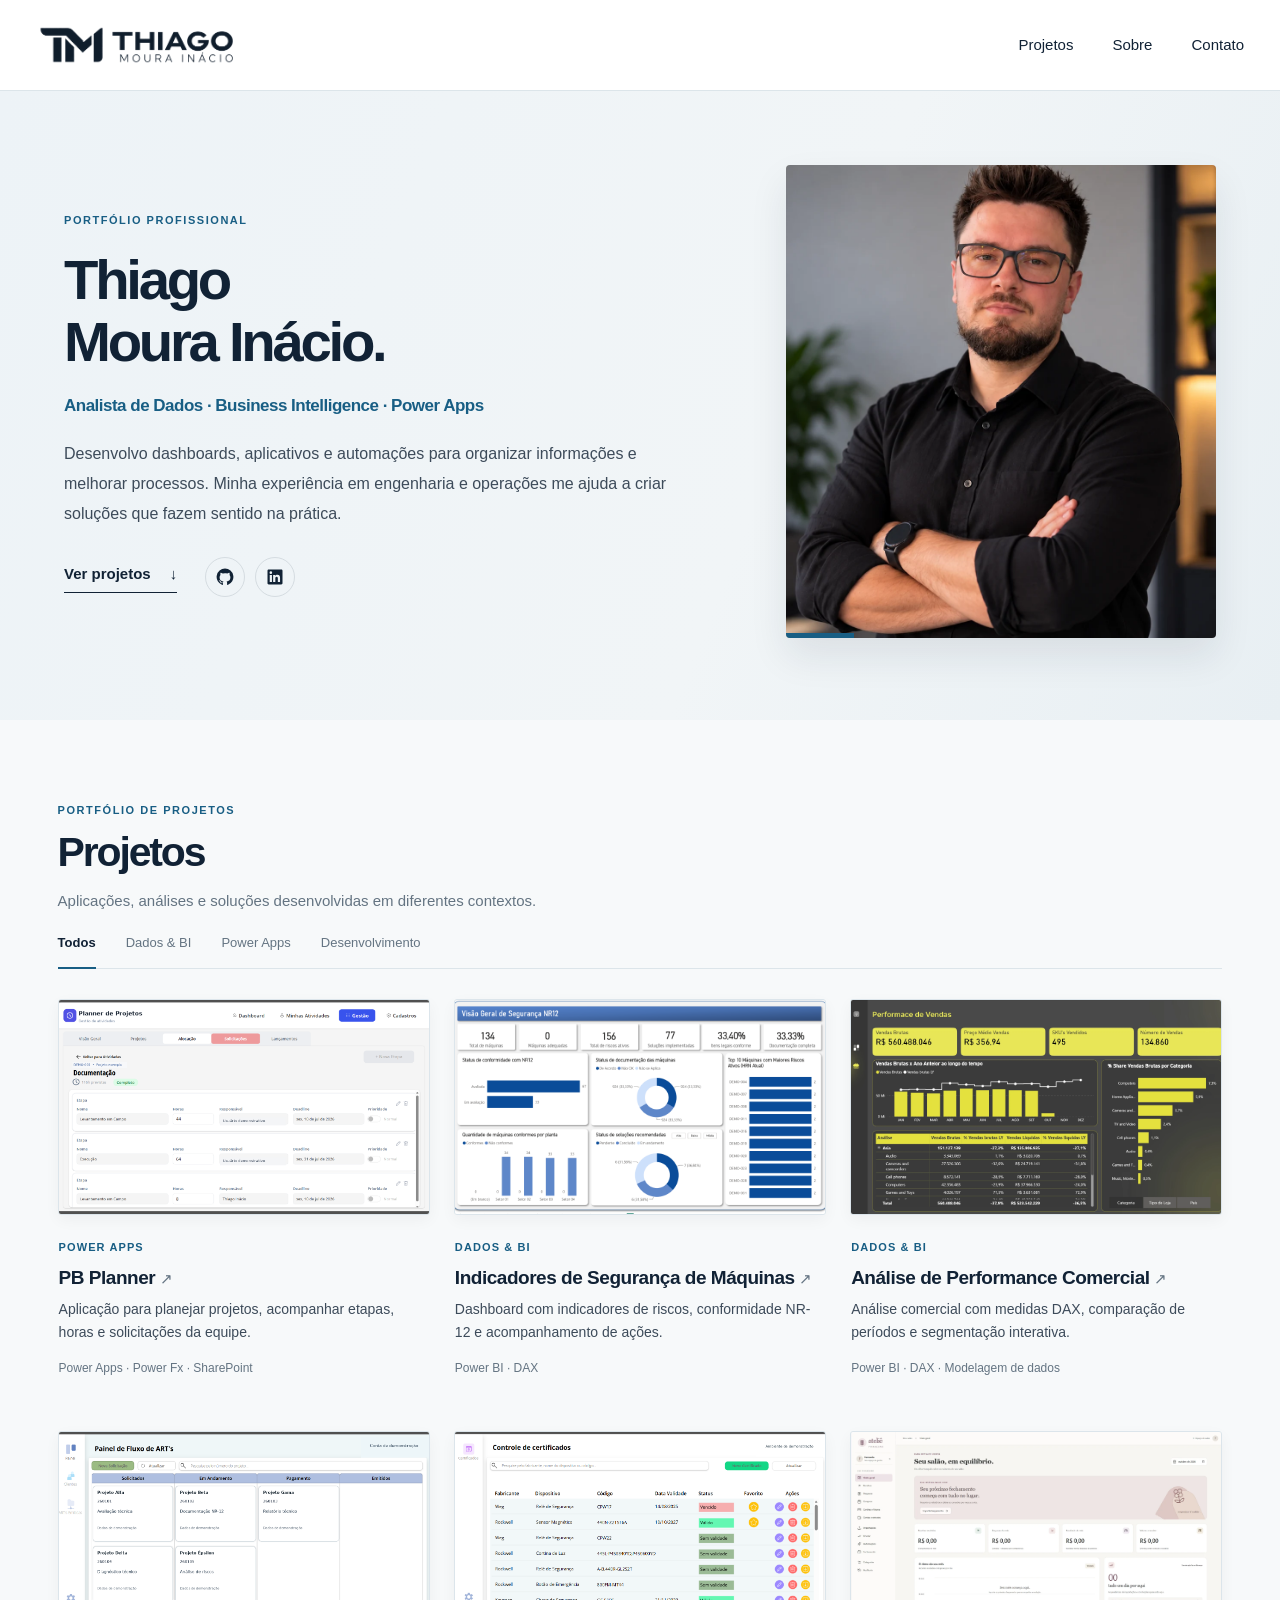
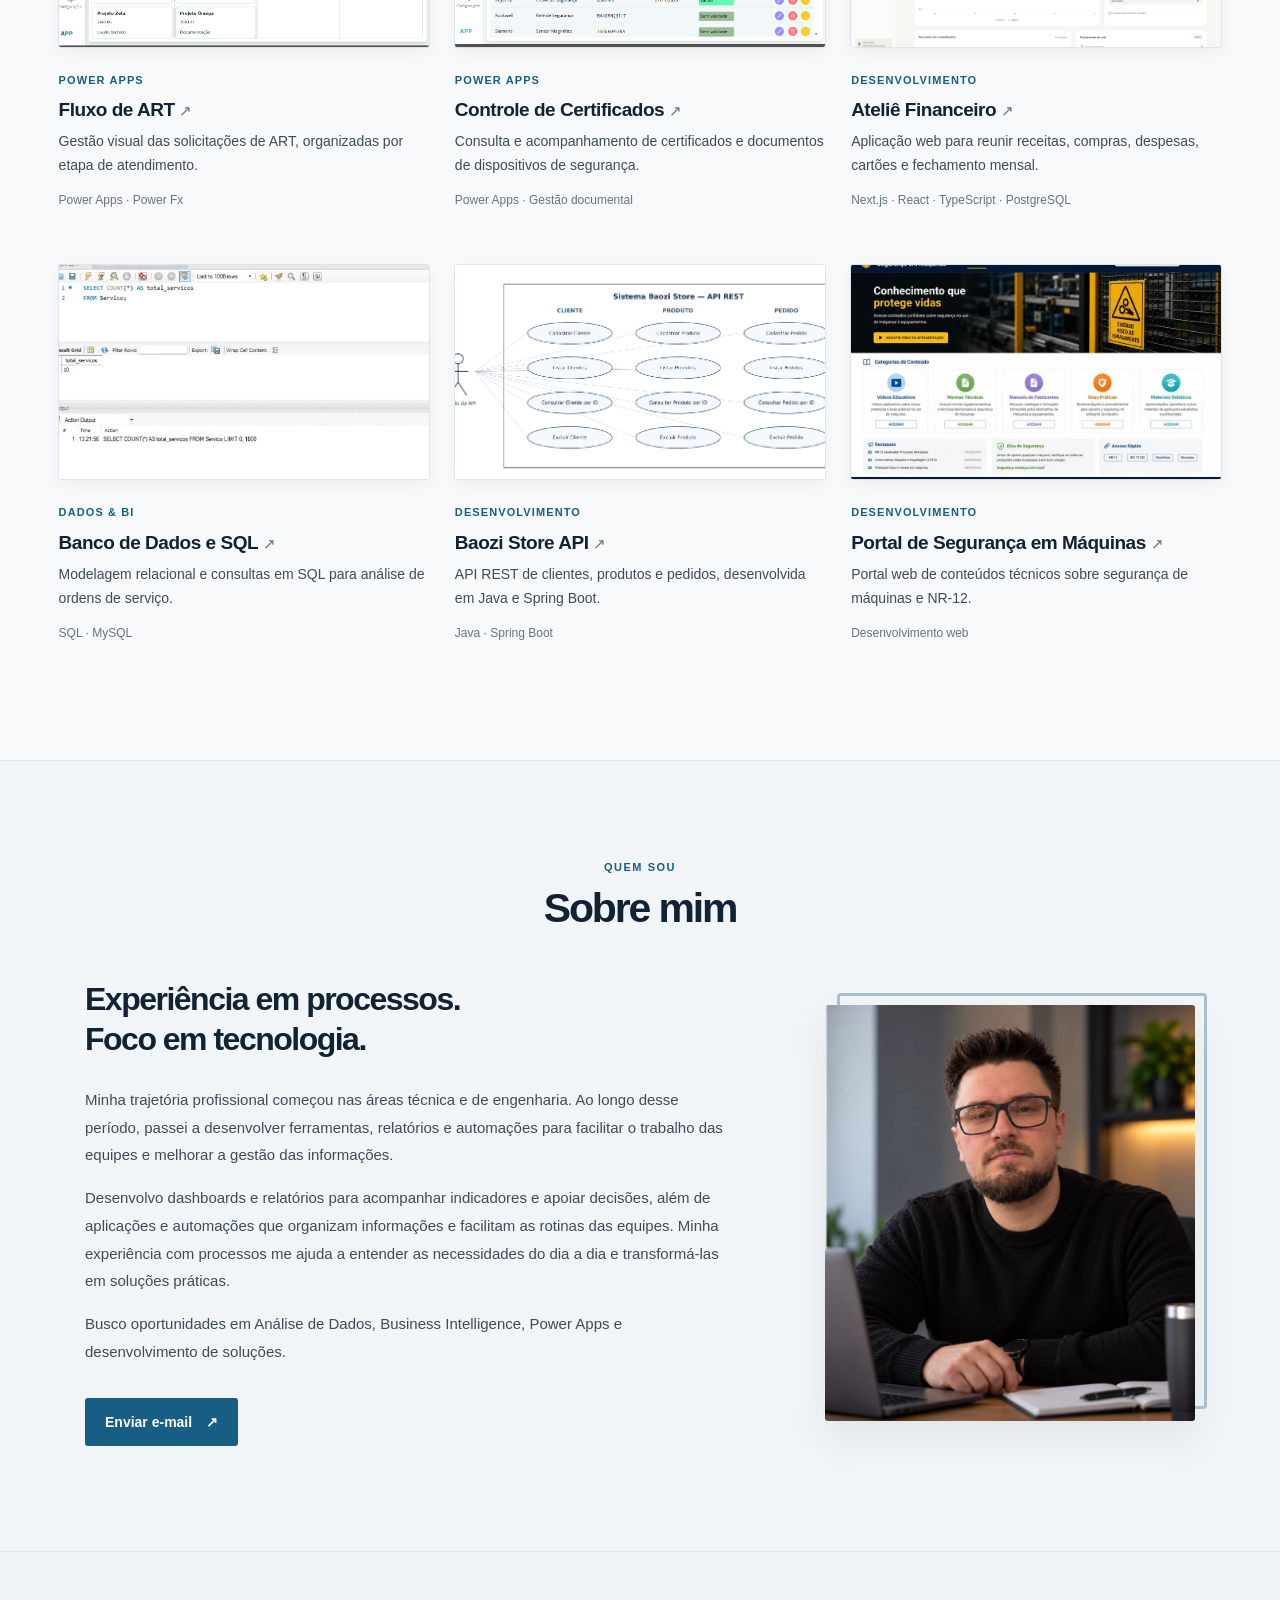
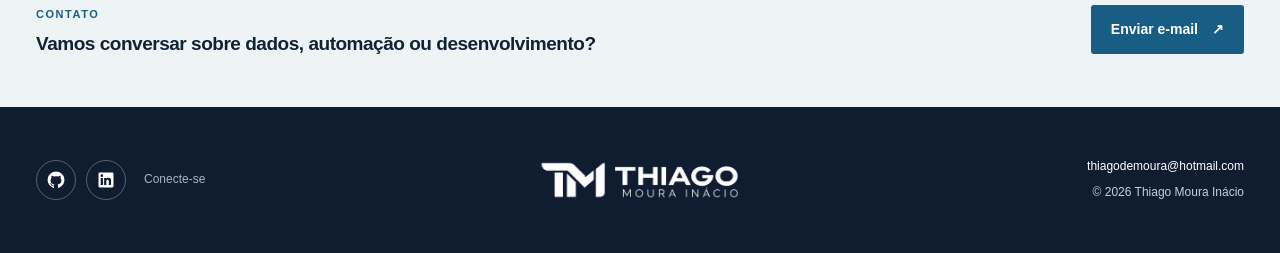
<file: index.html>
<!DOCTYPE html>

<html lang="pt-BR">
<head>
<meta charset="utf-8"/><meta content="width=device-width, initial-scale=1" name="viewport"/>
<meta content="Portfólio de Thiago Moura Inácio: projetos reais de Power BI, Power Apps, automações, SQL e desenvolvimento." name="description"/>
<meta content="#ecf2f5" name="theme-color"/><meta content="website" property="og:type"/>
<meta content="Thiago Moura Inácio | Dados, BI e Power Apps" property="og:title"/>
<meta content="Projetos em análise de dados, Business Intelligence, Power Apps e desenvolvimento." property="og:description"/>
<title>Thiago Moura Inácio | Dados, BI e Power Apps</title>
<link href="favicon.svg" rel="icon" type="image/svg+xml"/><link href="style.css" rel="stylesheet"/>
</head><body>
<a class="skip" href="#conteudo">Pular para o conteúdo</a>
<header class="site-header"><div class="wrap header-inner">
<a aria-label="Página inicial de Thiago Moura Inácio" class="brand brand-image" href="index.html"><img alt="TMI — Thiago Moura Inácio" height="243" src="assets/logo-tmi.png" width="920"/></a>
<button aria-controls="main-nav" aria-expanded="false" class="menu-btn" data-menu="" type="button">Menu</button>
<nav aria-label="Navegação principal" class="nav" data-navigation="" id="main-nav"><a href="index.html#projetos">Projetos</a><a href="index.html#sobre">Sobre</a><a href="index.html#contato">Contato</a></nav>
</div></header>
<main id="conteudo">
<section class="hero wrap" id="inicio">
<div class="hero-copy">
<span class="eyebrow">Portfólio profissional</span>
<h1>Thiago<br/><span class="name-keep-together">Moura Inácio.</span></h1>
<p class="hero-role">Analista de Dados · Business Intelligence · Power Apps</p>
<p class="hero-summary">Desenvolvo dashboards, aplicativos e automações para organizar informações e melhorar processos. Minha experiência em engenharia e operações me ajuda a criar soluções que fazem sentido na prática.</p>
<div class="hero-actions"><a class="primary-link" href="#projetos">Ver projetos <span aria-hidden="true">↓</span></a><div aria-label="Redes profissionais" class="social-list"><a aria-label="GitHub de Thiago Moura Inácio" class="social-icon" href="https://github.com/thiagominacio" rel="noopener noreferrer" target="_blank"><svg aria-hidden="true" class="social-svg" fill="currentColor" viewbox="0 0 24 24"><path d="M12 .8A11.2 11.2 0 0 0 8.46 22.62c.56.1.77-.24.77-.54v-2.02c-3.13.68-3.79-1.33-3.79-1.33-.52-1.3-1.25-1.66-1.25-1.66-1.02-.7.08-.69.08-.69 1.13.08 1.73 1.16 1.73 1.16 1 .1.49 2.56 3.24 1.83.1-.72.39-1.21.71-1.49-2.5-.28-5.13-1.26-5.13-5.58 0-1.23.44-2.24 1.16-3.04-.12-.28-.5-1.44.11-3 0 0 .95-.3 3.1 1.16A10.83 10.83 0 0 1 12 6.99c.96 0 1.92.13 2.82.38 2.15-1.46 3.1-1.16 3.1-1.16.61 1.56.23 2.72.11 3 .72.8 1.15 1.8 1.15 3.04 0 4.33-2.63 5.29-5.14 5.57.4.34.75 1 .75 2.02v2.24c0 .3.2.65.78.54A11.2 11.2 0 0 0 12 .8Z"></path></svg></a><a aria-label="LinkedIn de Thiago Moura Inácio" class="social-icon" href="https://www.linkedin.com/in/thiagomourainacio/" rel="noopener noreferrer" target="_blank"><svg aria-hidden="true" class="social-svg" fill="currentColor" viewbox="0 0 24 24"><path d="M20.4 2H3.6C2.72 2 2 2.7 2 3.57v16.86C2 21.3 2.72 22 3.6 22h16.8c.88 0 1.6-.7 1.6-1.57V3.57C22 2.7 21.28 2 20.4 2ZM7.94 18.73H4.99V9.2h2.95v9.53ZM6.47 7.9a1.71 1.71 0 1 1 0-3.42 1.71 1.71 0 0 1 0 3.42Zm12.26 10.83h-2.95v-4.64c0-1.11-.02-2.53-1.54-2.53-1.55 0-1.79 1.2-1.79 2.45v4.72H9.5V9.2h2.83v1.3h.04c.4-.75 1.36-1.54 2.8-1.54 3 0 3.56 1.97 3.56 4.53v5.24Z"></path></svg></a></div></div>
</div>
<div class="hero-photo"><img alt="Retrato profissional de Thiago Moura Inácio, de braços cruzados" fetchpriority="high" height="1249" src="assets/thiago-retrato-hero.webp" width="1000"/><span aria-hidden="true" class="photo-line"></span></div>
</section>
<section aria-labelledby="projetos-titulo" class="projects wrap" id="projetos">
<div class="section-heading"><div><span class="eyebrow">Portfólio de projetos</span><h2 id="projetos-titulo">Projetos</h2></div><p class="projects-intro">Aplicações, análises e soluções desenvolvidas em diferentes contextos.</p></div>
<div aria-label="Filtrar projetos" class="filters" role="group">
<button aria-pressed="true" class="filter" data-filter="all" type="button">Todos</button>
<button aria-pressed="false" class="filter" data-filter="dados" type="button">Dados &amp; BI</button>
<button aria-pressed="false" class="filter" data-filter="power" type="button">Power Apps</button>
<button aria-pressed="false" class="filter" data-filter="dev" type="button">Desenvolvimento</button>
</div>
<div class="project-grid"><article class="project-card" data-category="power">
<a aria-label="Ver projeto PB Planner" class="project-thumb" href="projetos/pb-planner.html"><img alt="Captura do projeto PB Planner" decoding="async" loading="lazy" src="assets/pb-planner-tela-real.png"/></a>
<div class="project-info"><span class="project-category">Power Apps</span><h3><a href="projetos/pb-planner.html">PB Planner <span aria-hidden="true">↗</span></a></h3>
<p>Aplicação para planejar projetos, acompanhar etapas, horas e solicitações da equipe.</p><span class="project-stack">Power Apps · Power Fx · SharePoint</span></div>
</article><article class="project-card" data-category="dados">
<a aria-label="Ver projeto Indicadores de Segurança de Máquinas" class="project-thumb" href="projetos/gestao-riscos-nr12.html"><img alt="Captura do projeto Indicadores de Segurança de Máquinas" decoding="async" loading="lazy" src="assets/nr12-demo-visao-geral.png"/></a>
<div class="project-info"><span class="project-category">Dados &amp; BI</span><h3><a href="projetos/gestao-riscos-nr12.html">Indicadores de Segurança de Máquinas <span aria-hidden="true">↗</span></a></h3>
<p>Dashboard com indicadores de riscos, conformidade NR-12 e acompanhamento de ações.</p><span class="project-stack">Power BI · DAX</span></div>
</article><article class="project-card" data-category="dados">
<a aria-label="Ver projeto Análise de Performance Comercial" class="project-thumb" href="projetos/jaar-performance-comercial.html"><img alt="Tela real de Performance de Vendas do desafio no Power BI" decoding="async" loading="lazy" src="assets/jaar-performance-vendas.webp"/></a>
<div class="project-info"><span class="project-category">Dados &amp; BI</span><h3><a href="projetos/jaar-performance-comercial.html">Análise de Performance Comercial <span aria-hidden="true">↗</span></a></h3>
<p>Análise comercial com medidas DAX, comparação de períodos e segmentação interativa.</p><span class="project-stack">Power BI · DAX · Modelagem de dados</span></div>
</article><article class="project-card" data-category="power">
<a aria-label="Ver projeto Fluxo de ART" class="project-thumb" href="projetos/fluxo-art.html"><img alt="Captura do projeto Fluxo de ART" decoding="async" loading="lazy" src="assets/fluxo-art-tela-real.png"/></a>
<div class="project-info"><span class="project-category">Power Apps</span><h3><a href="projetos/fluxo-art.html">Fluxo de ART <span aria-hidden="true">↗</span></a></h3>
<p>Gestão visual das solicitações de ART, organizadas por etapa de atendimento.</p><span class="project-stack">Power Apps · Power Fx</span></div>
</article><article class="project-card" data-category="power">
<a aria-label="Ver projeto Controle de Certificados" class="project-thumb" href="projetos/controle-certificados.html"><img alt="Captura do projeto Controle de Certificados" decoding="async" loading="lazy" src="assets/controle-certificados-tela-real.png"/></a>
<div class="project-info"><span class="project-category">Power Apps</span><h3><a href="projetos/controle-certificados.html">Controle de Certificados <span aria-hidden="true">↗</span></a></h3>
<p>Consulta e acompanhamento de certificados e documentos de dispositivos de segurança.</p><span class="project-stack">Power Apps · Gestão documental</span></div>
</article><article class="project-card" data-category="dev">
<a aria-label="Ver projeto Ateliê Financeiro" class="project-thumb" href="projetos/atelie-financeiro.html"><img alt="Captura de tela do projeto Ateliê Financeiro" decoding="async" loading="lazy" src="assets/atelie-visao-geral.webp"/></a>
<div class="project-info"><span class="project-category">Desenvolvimento</span><h3><a href="projetos/atelie-financeiro.html">Ateliê Financeiro <span aria-hidden="true">↗</span></a></h3>
<p>Aplicação web para reunir receitas, compras, despesas, cartões e fechamento mensal.</p><span class="project-stack">Next.js · React · TypeScript · PostgreSQL</span></div>
</article><article class="project-card" data-category="dados dev">
<a aria-label="Ver projeto Banco de Dados e SQL" class="project-thumb" href="projetos/banco-dados-sql.html"><img alt="Captura do projeto Banco de Dados e SQL" decoding="async" loading="lazy" src="assets/sql-contagem-servicos.webp"/></a>
<div class="project-info"><span class="project-category">Dados &amp; BI</span><h3><a href="projetos/banco-dados-sql.html">Banco de Dados e SQL <span aria-hidden="true">↗</span></a></h3>
<p>Modelagem relacional e consultas em SQL para análise de ordens de serviço.</p><span class="project-stack">SQL · MySQL</span></div>
</article><article class="project-card" data-category="dev">
<a aria-label="Ver projeto Baozi Store API" class="project-thumb" href="projetos/baozi-store.html"><img alt="Captura do projeto Baozi Store API" decoding="async" loading="lazy" src="assets/baozi-caso-uso.png"/></a>
<div class="project-info"><span class="project-category">Desenvolvimento</span><h3><a href="projetos/baozi-store.html">Baozi Store API <span aria-hidden="true">↗</span></a></h3>
<p>API REST de clientes, produtos e pedidos, desenvolvida em Java e Spring Boot.</p><span class="project-stack">Java · Spring Boot</span></div>
</article><article class="project-card" data-category="dev">
<a aria-label="Ver projeto Portal de Segurança em Máquinas" class="project-thumb" href="projetos/portal-seguranca-maquinas.html"><img alt="Captura do projeto Portal de Segurança em Máquinas" decoding="async" loading="lazy" src="assets/portal-prototipo.webp"/></a>
<div class="project-info"><span class="project-category">Desenvolvimento</span><h3><a href="projetos/portal-seguranca-maquinas.html">Portal de Segurança em Máquinas <span aria-hidden="true">↗</span></a></h3>
<p>Portal web de conteúdos técnicos sobre segurança de máquinas e NR-12.</p><span class="project-stack">Desenvolvimento web</span></div>
</article></div>
</section>
<section aria-labelledby="sobre-titulo" class="about" id="sobre"><div class="wrap">
<div class="about-heading"><span class="eyebrow">Quem sou</span><h2 id="sobre-titulo">Sobre mim</h2></div>
<div class="about-layout">
<div class="about-copy"><h3>Experiência em processos. Foco em tecnologia.</h3>
<p>Minha trajetória profissional começou nas áreas técnica e de engenharia. Ao longo desse período, passei a desenvolver ferramentas, relatórios e automações para facilitar o trabalho das equipes e melhorar a gestão das informações.</p>
<p>Desenvolvo dashboards e relatórios para acompanhar indicadores e apoiar decisões, além de aplicações e automações que organizam informações e facilitam as rotinas das equipes. Minha experiência com processos me ajuda a entender as necessidades do dia a dia e transformá-las em soluções práticas.</p>
<p>Busco oportunidades em Análise de Dados, Business Intelligence, Power Apps e desenvolvimento de soluções.</p>
<a class="contact-btn" href="mailto:thiagodemoura@hotmail.com?subject=Contato%20profissional%20-%20Portf%C3%B3lio">Enviar e-mail <span aria-hidden="true">↗</span></a>
</div>
<div class="about-photo"><img alt="Retrato profissional de Thiago Moura Inácio, sentado em um escritório" height="1249" loading="lazy" src="assets/thiago-retrato-sobre.webp" width="1000"/></div>
</div>
</div></section>
<section class="contact-bar" id="contato"><div class="wrap contact-bar-inner"><div><span class="eyebrow">Contato</span><p>Vamos conversar sobre dados, automação ou desenvolvimento?</p></div><a class="contact-btn contact-btn--dark" href="mailto:thiagodemoura@hotmail.com?subject=Contato%20pelo%20portf%C3%B3lio">Enviar e-mail <span aria-hidden="true">↗</span></a></div></section>
</main>
<footer class="footer"><div class="wrap footer-inner">
<div class="footer-social"><a aria-label="GitHub de Thiago Moura Inácio" class="social-icon" href="https://github.com/thiagominacio" rel="noopener noreferrer" target="_blank"><svg aria-hidden="true" class="social-svg" fill="currentColor" viewbox="0 0 24 24"><path d="M12 .8A11.2 11.2 0 0 0 8.46 22.62c.56.1.77-.24.77-.54v-2.02c-3.13.68-3.79-1.33-3.79-1.33-.52-1.3-1.25-1.66-1.25-1.66-1.02-.7.08-.69.08-.69 1.13.08 1.73 1.16 1.73 1.16 1 .1.49 2.56 3.24 1.83.1-.72.39-1.21.71-1.49-2.5-.28-5.13-1.26-5.13-5.58 0-1.23.44-2.24 1.16-3.04-.12-.28-.5-1.44.11-3 0 0 .95-.3 3.1 1.16A10.83 10.83 0 0 1 12 6.99c.96 0 1.92.13 2.82.38 2.15-1.46 3.1-1.16 3.1-1.16.61 1.56.23 2.72.11 3 .72.8 1.15 1.8 1.15 3.04 0 4.33-2.63 5.29-5.14 5.57.4.34.75 1 .75 2.02v2.24c0 .3.2.65.78.54A11.2 11.2 0 0 0 12 .8Z"></path></svg></a><a aria-label="LinkedIn de Thiago Moura Inácio" class="social-icon" href="https://www.linkedin.com/in/thiagomourainacio/" rel="noopener noreferrer" target="_blank"><svg aria-hidden="true" class="social-svg" fill="currentColor" viewbox="0 0 24 24"><path d="M20.4 2H3.6C2.72 2 2 2.7 2 3.57v16.86C2 21.3 2.72 22 3.6 22h16.8c.88 0 1.6-.7 1.6-1.57V3.57C22 2.7 21.28 2 20.4 2ZM7.94 18.73H4.99V9.2h2.95v9.53ZM6.47 7.9a1.71 1.71 0 1 1 0-3.42 1.71 1.71 0 0 1 0 3.42Zm12.26 10.83h-2.95v-4.64c0-1.11-.02-2.53-1.54-2.53-1.55 0-1.79 1.2-1.79 2.45v4.72H9.5V9.2h2.83v1.3h.04c.4-.75 1.36-1.54 2.8-1.54 3 0 3.56 1.97 3.56 4.53v5.24Z"></path></svg></a><span>Conecte-se</span></div>
<a aria-label="Voltar ao início" class="footer-logo" href="index.html"><img alt="TMI — Thiago Moura Inácio" height="243" loading="lazy" src="assets/logo-tmi-branco.png" width="920"/></a>
<div class="footer-right"><a href="mailto:thiagodemoura@hotmail.com">thiagodemoura@hotmail.com</a><span>© <span data-year="">2026</span> Thiago Moura Inácio</span></div>
</div></footer>
<script defer="" src="main.js"></script>
</body></html>
</file>
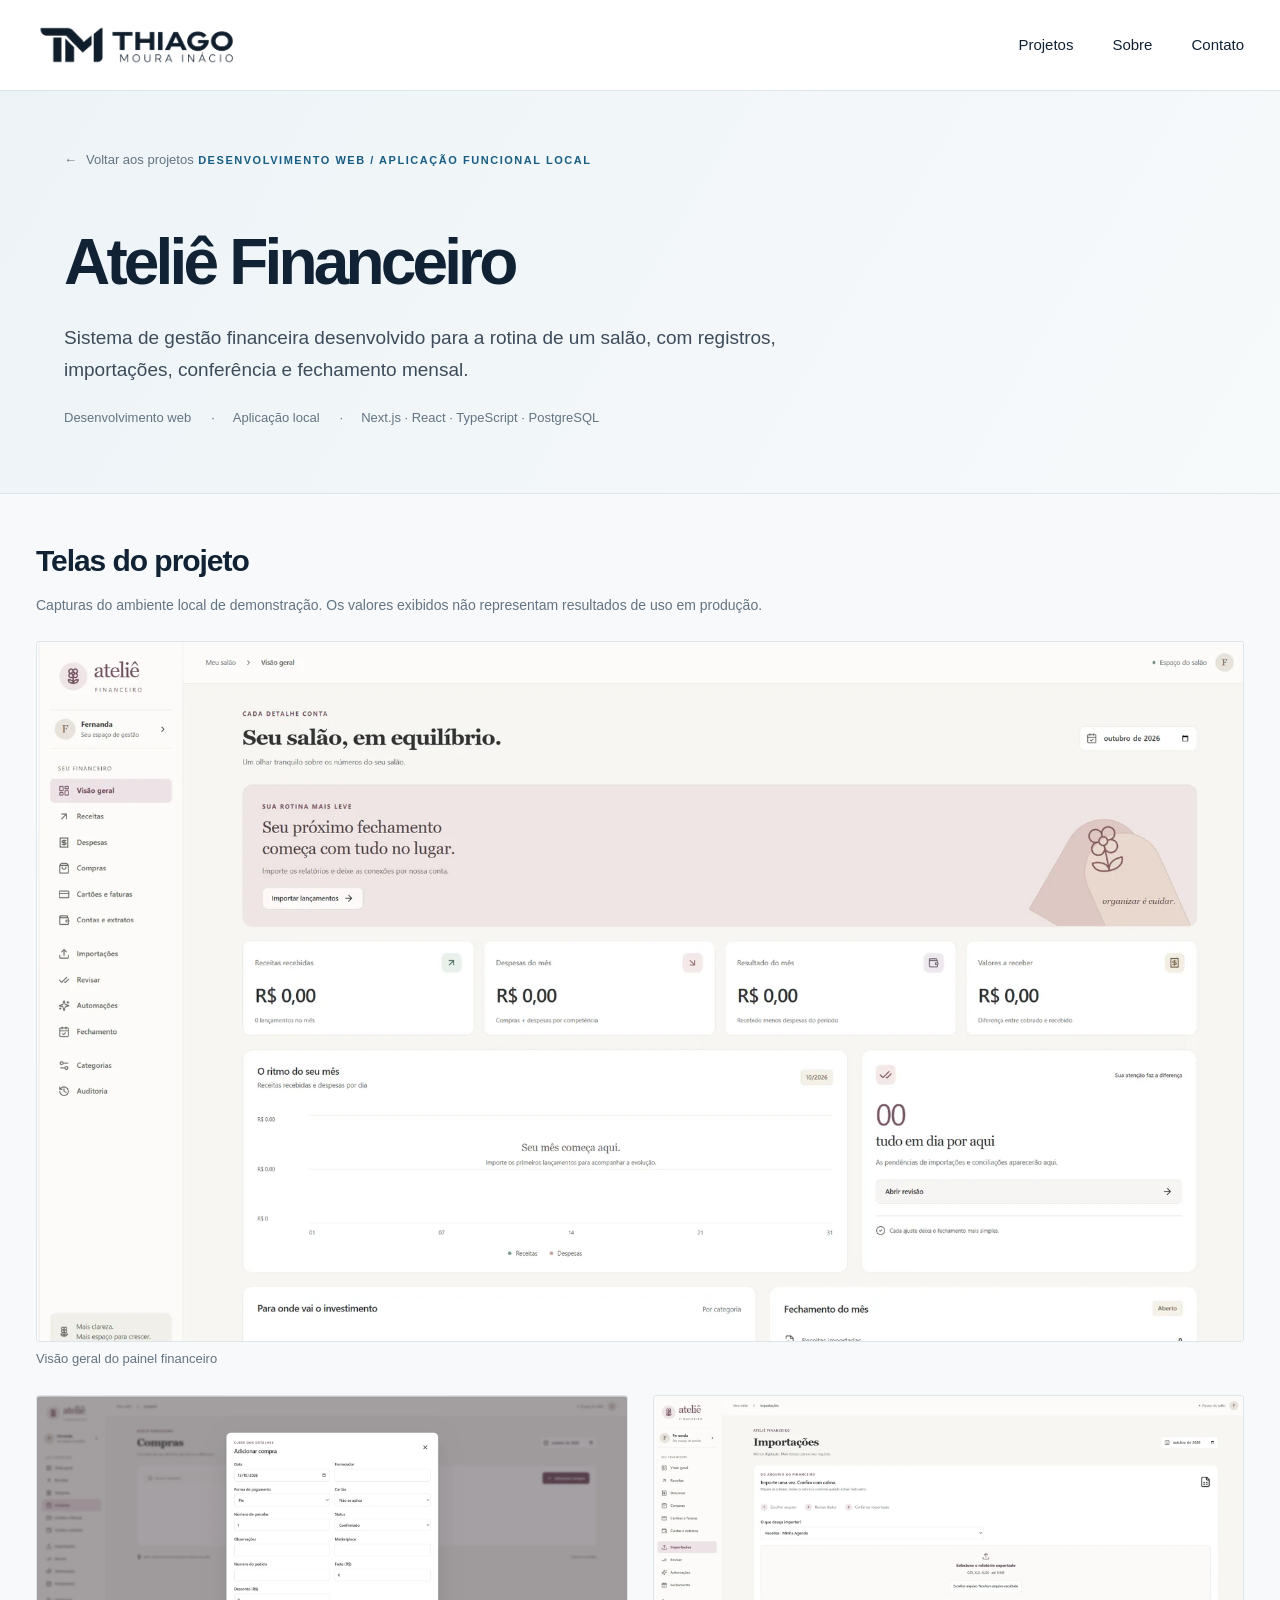
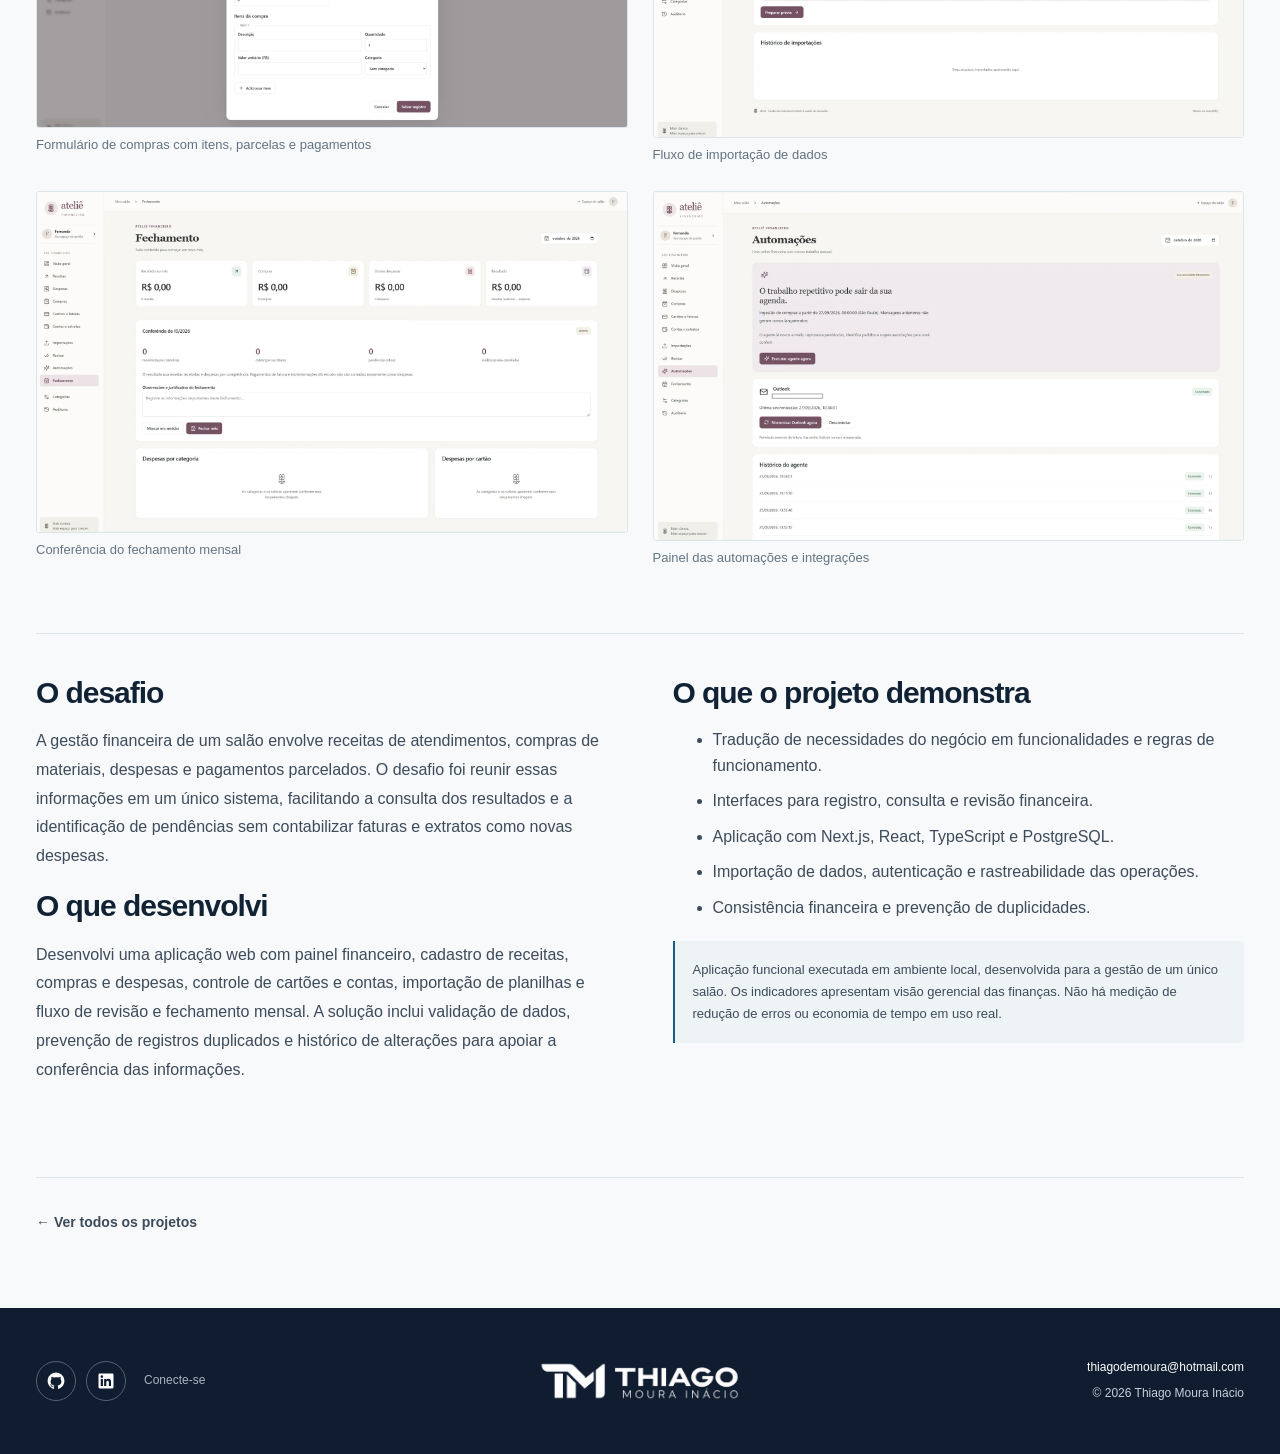
<file: projetos/atelie-financeiro.html>
<!DOCTYPE html>

<html lang="pt-BR">
<head>
<meta charset="utf-8"/>
<meta content="width=device-width, initial-scale=1" name="viewport"/>
<meta content="Sistema de gestão financeira desenvolvido para a rotina de um salão, com registros, importações, conferência e fechamento mensal." name="description"/>
<meta content="#fcfcfa" name="theme-color"/>
<meta content="website" property="og:type"/>
<meta content="Ateliê Financeiro | Thiago Moura Inácio" property="og:title"/>
<meta content="Sistema de gestão financeira desenvolvido para a rotina de um salão, com registros, importações, conferência e fechamento mensal." property="og:description"/>
<title>Ateliê Financeiro | Thiago Moura Inácio</title>
<link href="../favicon.svg" rel="icon" type="image/svg+xml"/>
<link href="../style.css" rel="stylesheet"/>
</head>
<body>
<a class="skip" href="#conteudo">Pular para o conteúdo</a>
<header class="site-header"><div class="wrap header-inner">
<a aria-label="Página inicial de Thiago Moura Inácio" class="brand brand-image" href="../index.html"><img alt="TMI — Thiago Moura Inácio" height="243" src="../assets/logo-tmi.png" width="920"/></a>
<button aria-controls="main-nav" aria-expanded="false" class="menu-btn" data-menu="" type="button">Menu</button>
<nav aria-label="Navegação principal" class="nav" data-navigation="" id="main-nav"><a href="../index.html#projetos">Projetos</a><a href="../index.html#sobre">Sobre</a><a href="../index.html#contato">Contato</a></nav>
</div></header><main id="conteudo">
<section class="case-hero wrap">
<a class="back-link" href="../index.html#projetos"><span aria-hidden="true">←</span> Voltar aos projetos</a>
<div class="eyebrow">Desenvolvimento web / Aplicação funcional local</div>
<h1>Ateliê Financeiro</h1>
<p class="case-subtitle">Sistema de gestão financeira desenvolvido para a rotina de um salão, com registros, importações, conferência e fechamento mensal.</p>
<div class="case-meta"><span>Desenvolvimento web</span><span>Aplicação local</span><span>Next.js · React · TypeScript · PostgreSQL</span></div>
</section>
<section class="case-evidence wrap"><h2>Telas do projeto</h2><p class="case-evidence-intro">Capturas do ambiente local de demonstração. Os valores exibidos não representam resultados de uso em produção.</p><div class="evidence-grid atelier-evidence"><figure><img alt="Visão geral do painel financeiro" loading="lazy" src="../assets/atelie-visao-geral.webp"/><figcaption>Visão geral do painel financeiro</figcaption></figure><figure><img alt="Formulário de compras com itens, parcelas e pagamentos" loading="lazy" src="../assets/atelie-compras.webp"/><figcaption>Formulário de compras com itens, parcelas e pagamentos</figcaption></figure><figure><img alt="Fluxo de importação de dados" loading="lazy" src="../assets/atelie-importacoes.webp"/><figcaption>Fluxo de importação de dados</figcaption></figure><figure><img alt="Conferência do fechamento mensal" loading="lazy" src="../assets/atelie-fechamento.webp"/><figcaption>Conferência do fechamento mensal</figcaption></figure><figure><img alt="Painel das automações e integrações" loading="lazy" src="../assets/atelie-automacoes.webp"/><figcaption>Painel das automações e integrações</figcaption></figure></div></section>
<section class="case-details wrap">
<div><h2>O desafio</h2><p>A gestão financeira de um salão envolve receitas de atendimentos, compras de materiais, despesas e pagamentos parcelados. O desafio foi reunir essas informações em um único sistema, facilitando a consulta dos resultados e a identificação de pendências sem contabilizar faturas e extratos como novas despesas.</p><h2>O que desenvolvi</h2><p>Desenvolvi uma aplicação web com painel financeiro, cadastro de receitas, compras e despesas, controle de cartões e contas, importação de planilhas e fluxo de revisão e fechamento mensal. A solução inclui validação de dados, prevenção de registros duplicados e histórico de alterações para apoiar a conferência das informações.</p></div>
<div><h2>O que o projeto demonstra</h2><ul><li>Tradução de necessidades do negócio em funcionalidades e regras de funcionamento.</li><li>Interfaces para registro, consulta e revisão financeira.</li><li>Aplicação com Next.js, React, TypeScript e PostgreSQL.</li><li>Importação de dados, autenticação e rastreabilidade das operações.</li><li>Consistência financeira e prevenção de duplicidades.</li></ul><div class="case-note">Aplicação funcional executada em ambiente local, desenvolvida para a gestão de um único salão. Os indicadores apresentam visão gerencial das finanças. Não há medição de redução de erros ou economia de tempo em uso real.</div></div></section>
<section class="case-footer wrap"><a class="text-link" href="../index.html#projetos">← Ver todos os projetos</a></section>
</main>
<footer class="footer"><div class="wrap footer-inner">
<div class="footer-social"><a aria-label="GitHub de Thiago Moura Inácio" class="social-icon" href="https://github.com/thiagominacio" rel="noopener noreferrer" target="_blank"><svg aria-hidden="true" class="social-svg" fill="currentColor" viewbox="0 0 24 24"><path d="M12 .8A11.2 11.2 0 0 0 8.46 22.62c.56.1.77-.24.77-.54v-2.02c-3.13.68-3.79-1.33-3.79-1.33-.52-1.3-1.25-1.66-1.25-1.66-1.02-.7.08-.69.08-.69 1.13.08 1.73 1.16 1.73 1.16 1 .1.49 2.56 3.24 1.83.1-.72.39-1.21.71-1.49-2.5-.28-5.13-1.26-5.13-5.58 0-1.23.44-2.24 1.16-3.04-.12-.28-.5-1.44.11-3 0 0 .95-.3 3.1 1.16A10.83 10.83 0 0 1 12 6.99c.96 0 1.92.13 2.82.38 2.15-1.46 3.1-1.16 3.1-1.16.61 1.56.23 2.72.11 3 .72.8 1.15 1.8 1.15 3.04 0 4.33-2.63 5.29-5.14 5.57.4.34.75 1 .75 2.02v2.24c0 .3.2.65.78.54A11.2 11.2 0 0 0 12 .8Z"></path></svg></a><a aria-label="LinkedIn de Thiago Moura Inácio" class="social-icon" href="https://www.linkedin.com/in/thiagomourainacio/" rel="noopener noreferrer" target="_blank"><svg aria-hidden="true" class="social-svg" fill="currentColor" viewbox="0 0 24 24"><path d="M20.4 2H3.6C2.72 2 2 2.7 2 3.57v16.86C2 21.3 2.72 22 3.6 22h16.8c.88 0 1.6-.7 1.6-1.57V3.57C22 2.7 21.28 2 20.4 2ZM7.94 18.73H4.99V9.2h2.95v9.53ZM6.47 7.9a1.71 1.71 0 1 1 0-3.42 1.71 1.71 0 0 1 0 3.42Zm12.26 10.83h-2.95v-4.64c0-1.11-.02-2.53-1.54-2.53-1.55 0-1.79 1.2-1.79 2.45v4.72H9.5V9.2h2.83v1.3h.04c.4-.75 1.36-1.54 2.8-1.54 3 0 3.56 1.97 3.56 4.53v5.24Z"></path></svg></a><span>Conecte-se</span></div>
<a aria-label="Voltar ao início" class="footer-logo" href="../index.html"><img alt="TMI — Thiago Moura Inácio" height="243" loading="lazy" src="../assets/logo-tmi-branco.png" width="920"/></a>
<div class="footer-right"><a href="mailto:thiagodemoura@hotmail.com">thiagodemoura@hotmail.com</a><span>© <span data-year="">2026</span> Thiago Moura Inácio</span></div>
</div></footer>
<script defer="" src="../main.js"></script>
</body></html>
</file>
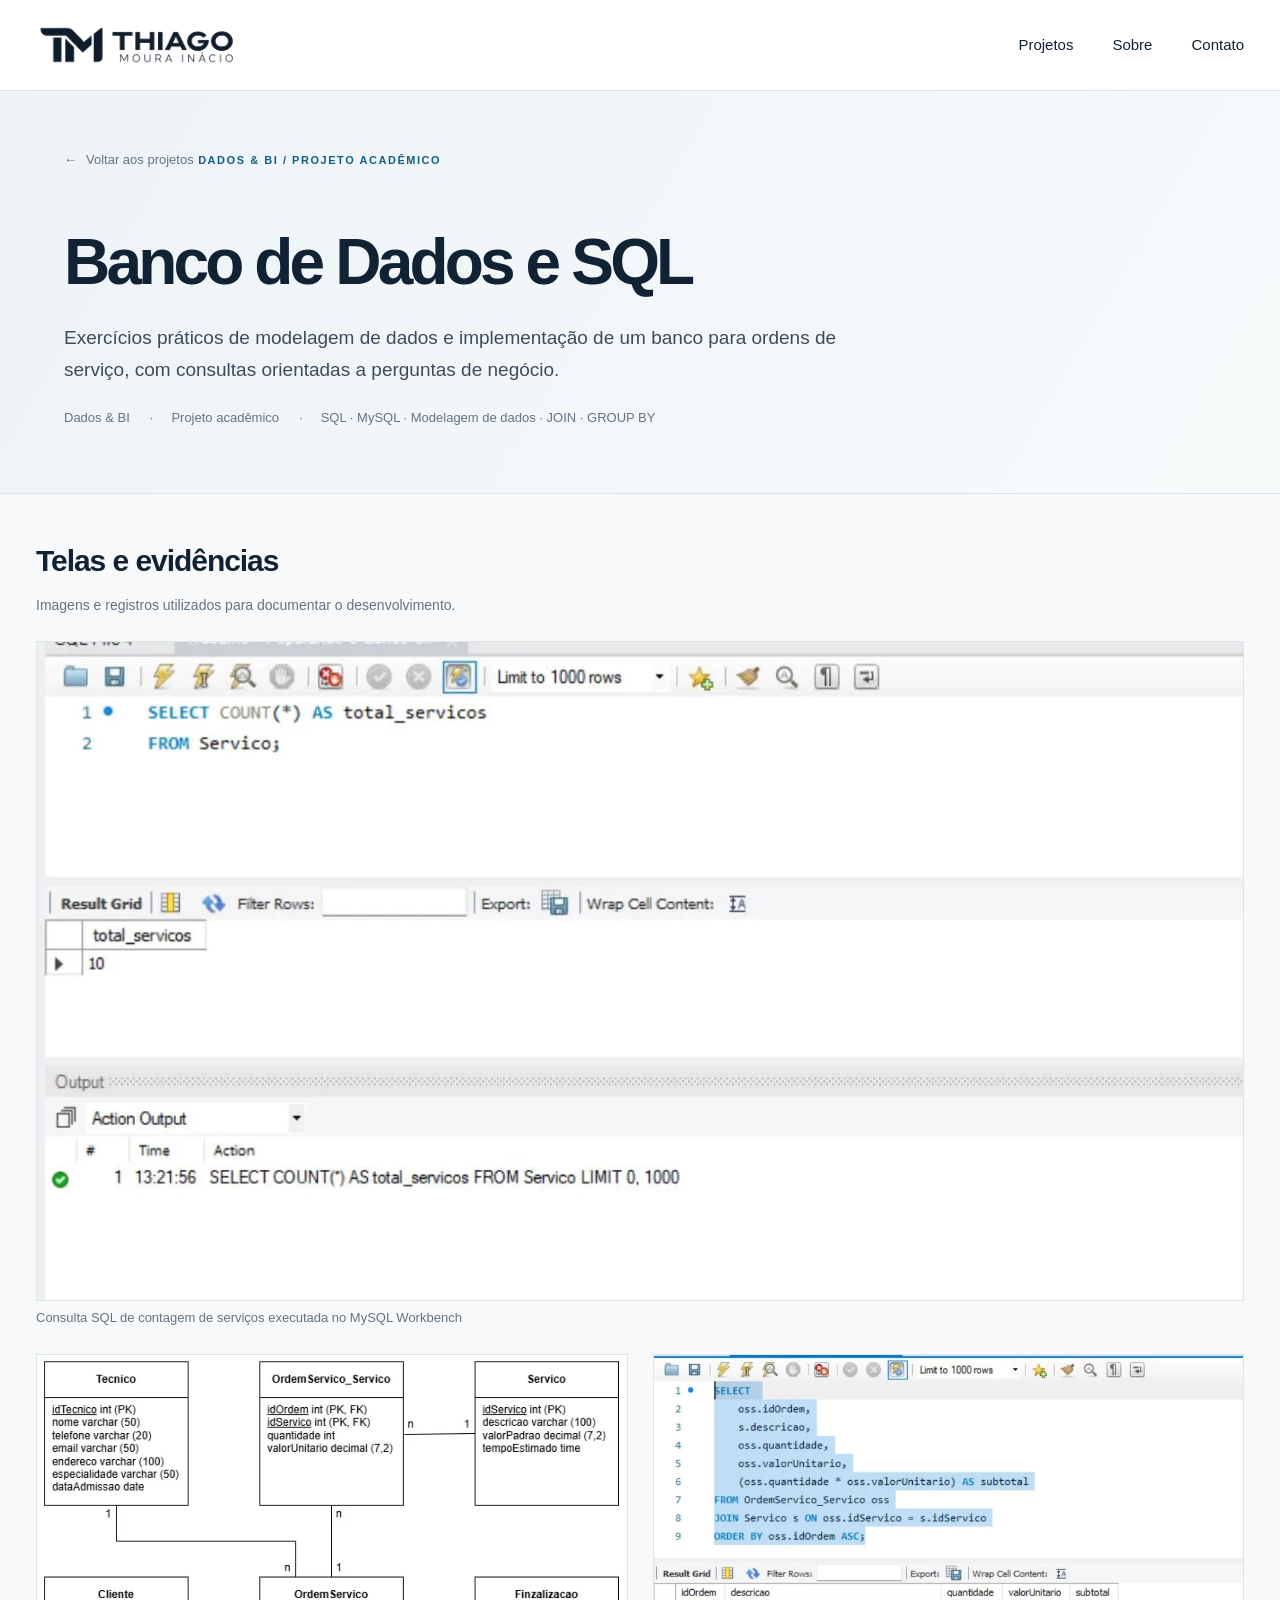
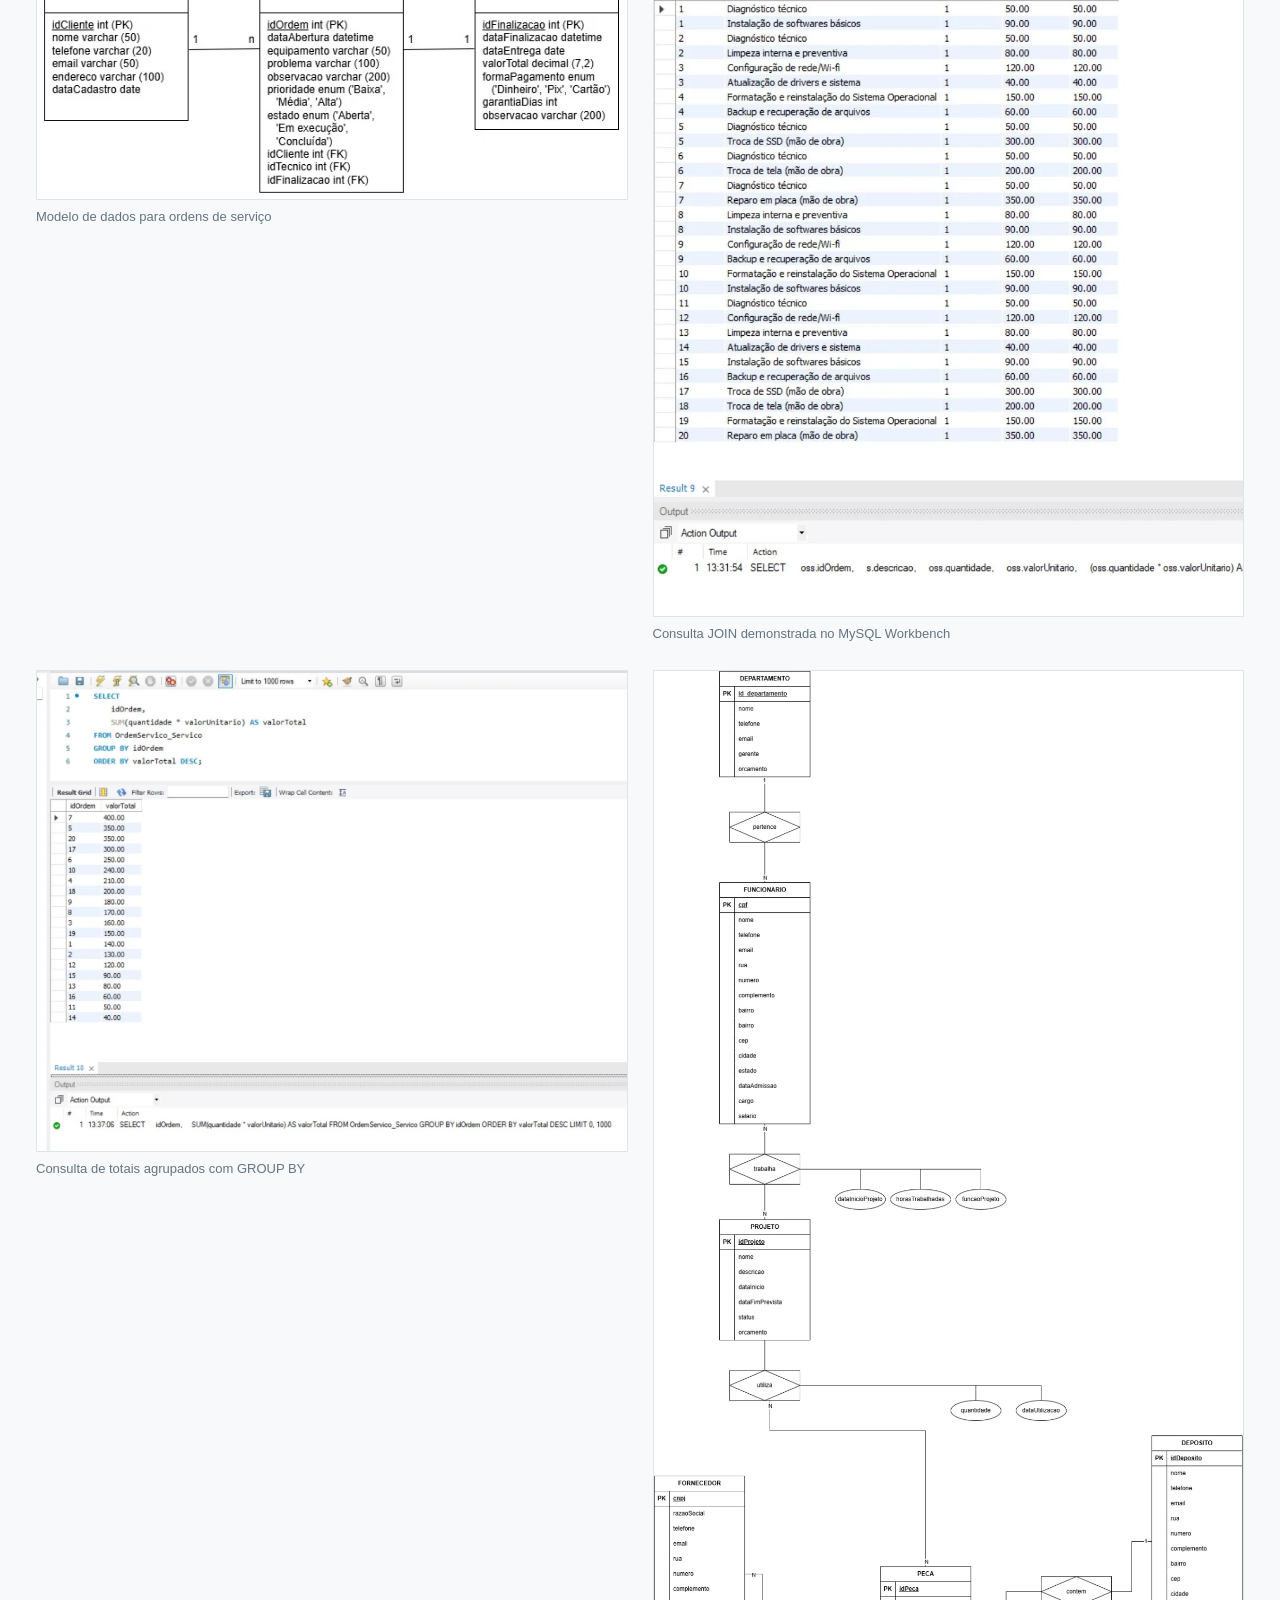
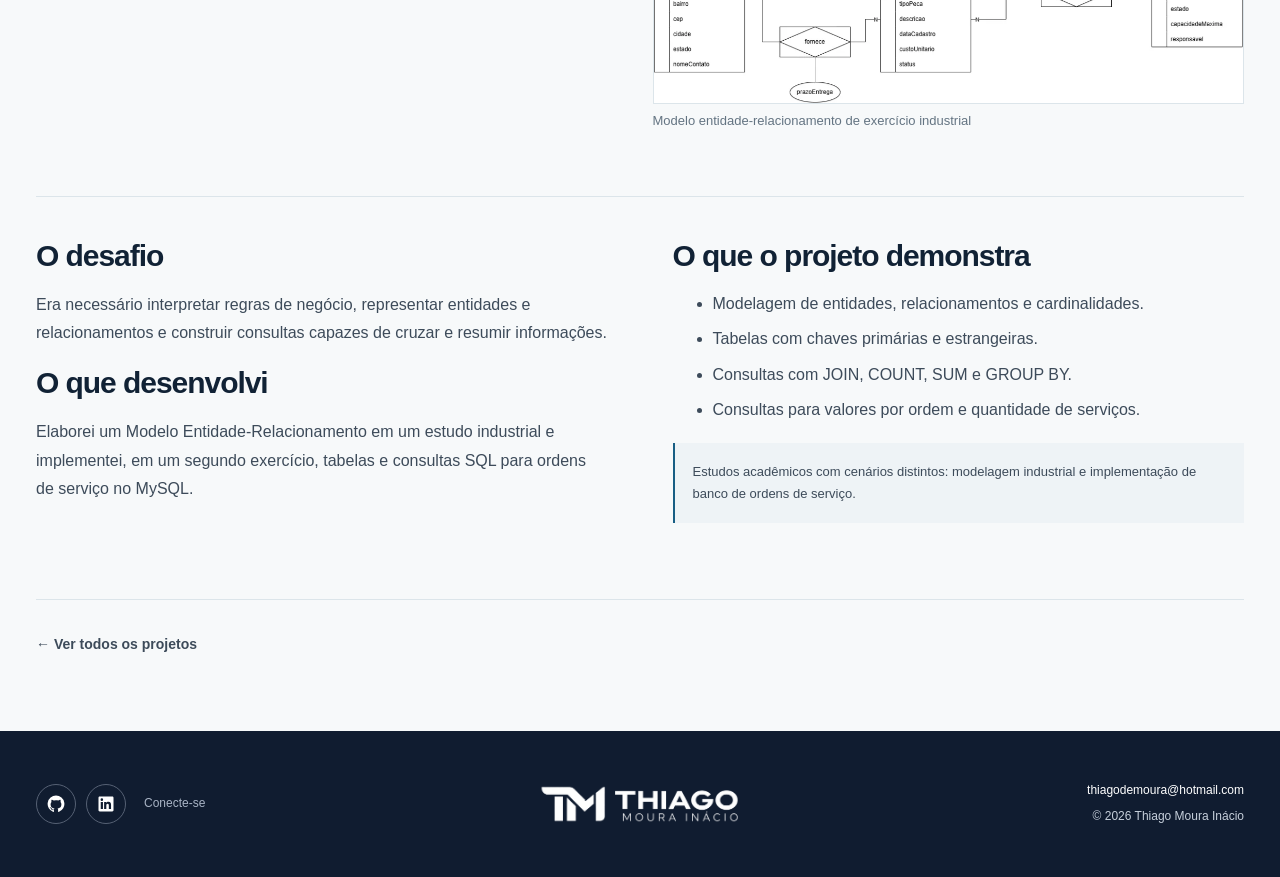
<file: projetos/banco-dados-sql.html>
<!DOCTYPE html>

<html lang="pt-BR">
<head>
<meta charset="utf-8"/>
<meta content="width=device-width, initial-scale=1" name="viewport"/>
<meta content="Modelagem relacional e consultas SQL para analisar ordens de serviço em MySQL." name="description"/>
<meta content="#fcfcfa" name="theme-color"/>
<meta content="website" property="og:type"/>
<meta content="Banco de Dados e SQL | Thiago Moura Inácio" property="og:title"/>
<meta content="Modelagem relacional e consultas SQL para analisar ordens de serviço em MySQL." property="og:description"/>
<title>Banco de Dados e SQL | Thiago Moura Inácio</title>
<link href="../favicon.svg" rel="icon" type="image/svg+xml"/>
<link href="../style.css" rel="stylesheet"/>
</head>
<body>
<a class="skip" href="#conteudo">Pular para o conteúdo</a>
<header class="site-header"><div class="wrap header-inner">
<a aria-label="Página inicial de Thiago Moura Inácio" class="brand brand-image" href="../index.html"><img alt="TMI — Thiago Moura Inácio" height="243" src="../assets/logo-tmi.png" width="920"/></a>
<button aria-controls="main-nav" aria-expanded="false" class="menu-btn" data-menu="" type="button">Menu</button>
<nav aria-label="Navegação principal" class="nav" data-navigation="" id="main-nav"><a href="../index.html#projetos">Projetos</a><a href="../index.html#sobre">Sobre</a><a href="../index.html#contato">Contato</a></nav>
</div></header><main id="conteudo">
<section class="case-hero wrap">
<a class="back-link" href="../index.html#projetos"><span aria-hidden="true">←</span> Voltar aos projetos</a>
<div class="eyebrow">Dados &amp; BI / Projeto acadêmico</div>
<h1>Banco de Dados e SQL</h1>
<p class="case-subtitle">Exercícios práticos de modelagem de dados e implementação de um banco para ordens de serviço, com consultas orientadas a perguntas de negócio.</p>
<div class="case-meta"><span>Dados &amp; BI</span><span>Projeto acadêmico</span><span>SQL · MySQL · Modelagem de dados · JOIN · GROUP BY</span></div>
</section>
<section class="case-evidence wrap"><h2>Telas e evidências</h2><p class="case-evidence-intro">Imagens e registros utilizados para documentar o desenvolvimento.</p><div class="evidence-list evidence-grid"><figure><img alt="Consulta SQL de contagem de serviços executada no MySQL Workbench" decoding="async" loading="lazy" src="../assets/sql-contagem-servicos.webp"/><figcaption>Consulta SQL de contagem de serviços executada no MySQL Workbench</figcaption></figure><figure><img alt="Modelo de dados para ordens de serviço" decoding="async" loading="lazy" src="../assets/sql-modelo-ordens-servico.webp"/><figcaption>Modelo de dados para ordens de serviço</figcaption></figure><figure><img alt="Consulta JOIN demonstrada no MySQL Workbench" decoding="async" loading="lazy" src="../assets/sql-join-ordens-servico.webp"/><figcaption>Consulta JOIN demonstrada no MySQL Workbench</figcaption></figure><figure><img alt="Consulta de totais agrupados com GROUP BY" decoding="async" loading="lazy" src="../assets/sql-group-by-ordens.webp"/><figcaption>Consulta de totais agrupados com GROUP BY</figcaption></figure><figure><img alt="Modelo entidade-relacionamento de exercício industrial" decoding="async" loading="lazy" src="../assets/sql-mer-industrial.webp"/><figcaption>Modelo entidade-relacionamento de exercício industrial</figcaption></figure></div></section>
<section class="case-details wrap">
<div><h2>O desafio</h2><p>Era necessário interpretar regras de negócio, representar entidades e relacionamentos e construir consultas capazes de cruzar e resumir informações.</p><h2>O que desenvolvi</h2><p>Elaborei um Modelo Entidade-Relacionamento em um estudo industrial e implementei, em um segundo exercício, tabelas e consultas SQL para ordens de serviço no MySQL.</p></div>
<div><h2>O que o projeto demonstra</h2><ul><li>Modelagem de entidades, relacionamentos e cardinalidades.</li><li>Tabelas com chaves primárias e estrangeiras.</li><li>Consultas com JOIN, COUNT, SUM e GROUP BY.</li><li>Consultas para valores por ordem e quantidade de serviços.</li></ul><div class="case-note">Estudos acadêmicos com cenários distintos: modelagem industrial e implementação de banco de ordens de serviço.</div></div>
</section>
<section class="case-footer wrap"><a class="text-link" href="../index.html#projetos">← Ver todos os projetos</a></section>
</main>
<footer class="footer"><div class="wrap footer-inner">
<div class="footer-social"><a aria-label="GitHub de Thiago Moura Inácio" class="social-icon" href="https://github.com/thiagominacio" rel="noopener noreferrer" target="_blank"><svg aria-hidden="true" class="social-svg" fill="currentColor" viewbox="0 0 24 24"><path d="M12 .8A11.2 11.2 0 0 0 8.46 22.62c.56.1.77-.24.77-.54v-2.02c-3.13.68-3.79-1.33-3.79-1.33-.52-1.3-1.25-1.66-1.25-1.66-1.02-.7.08-.69.08-.69 1.13.08 1.73 1.16 1.73 1.16 1 .1.49 2.56 3.24 1.83.1-.72.39-1.21.71-1.49-2.5-.28-5.13-1.26-5.13-5.58 0-1.23.44-2.24 1.16-3.04-.12-.28-.5-1.44.11-3 0 0 .95-.3 3.1 1.16A10.83 10.83 0 0 1 12 6.99c.96 0 1.92.13 2.82.38 2.15-1.46 3.1-1.16 3.1-1.16.61 1.56.23 2.72.11 3 .72.8 1.15 1.8 1.15 3.04 0 4.33-2.63 5.29-5.14 5.57.4.34.75 1 .75 2.02v2.24c0 .3.2.65.78.54A11.2 11.2 0 0 0 12 .8Z"></path></svg></a><a aria-label="LinkedIn de Thiago Moura Inácio" class="social-icon" href="https://www.linkedin.com/in/thiagomourainacio/" rel="noopener noreferrer" target="_blank"><svg aria-hidden="true" class="social-svg" fill="currentColor" viewbox="0 0 24 24"><path d="M20.4 2H3.6C2.72 2 2 2.7 2 3.57v16.86C2 21.3 2.72 22 3.6 22h16.8c.88 0 1.6-.7 1.6-1.57V3.57C22 2.7 21.28 2 20.4 2ZM7.94 18.73H4.99V9.2h2.95v9.53ZM6.47 7.9a1.71 1.71 0 1 1 0-3.42 1.71 1.71 0 0 1 0 3.42Zm12.26 10.83h-2.95v-4.64c0-1.11-.02-2.53-1.54-2.53-1.55 0-1.79 1.2-1.79 2.45v4.72H9.5V9.2h2.83v1.3h.04c.4-.75 1.36-1.54 2.8-1.54 3 0 3.56 1.97 3.56 4.53v5.24Z"></path></svg></a><span>Conecte-se</span></div>
<a aria-label="Voltar ao início" class="footer-logo" href="../index.html"><img alt="TMI — Thiago Moura Inácio" height="243" loading="lazy" src="../assets/logo-tmi-branco.png" width="920"/></a>
<div class="footer-right"><a href="mailto:thiagodemoura@hotmail.com">thiagodemoura@hotmail.com</a><span>© <span data-year="">2026</span> Thiago Moura Inácio</span></div>
</div></footer>
<script defer="" src="../main.js"></script>
</body></html>
</file>
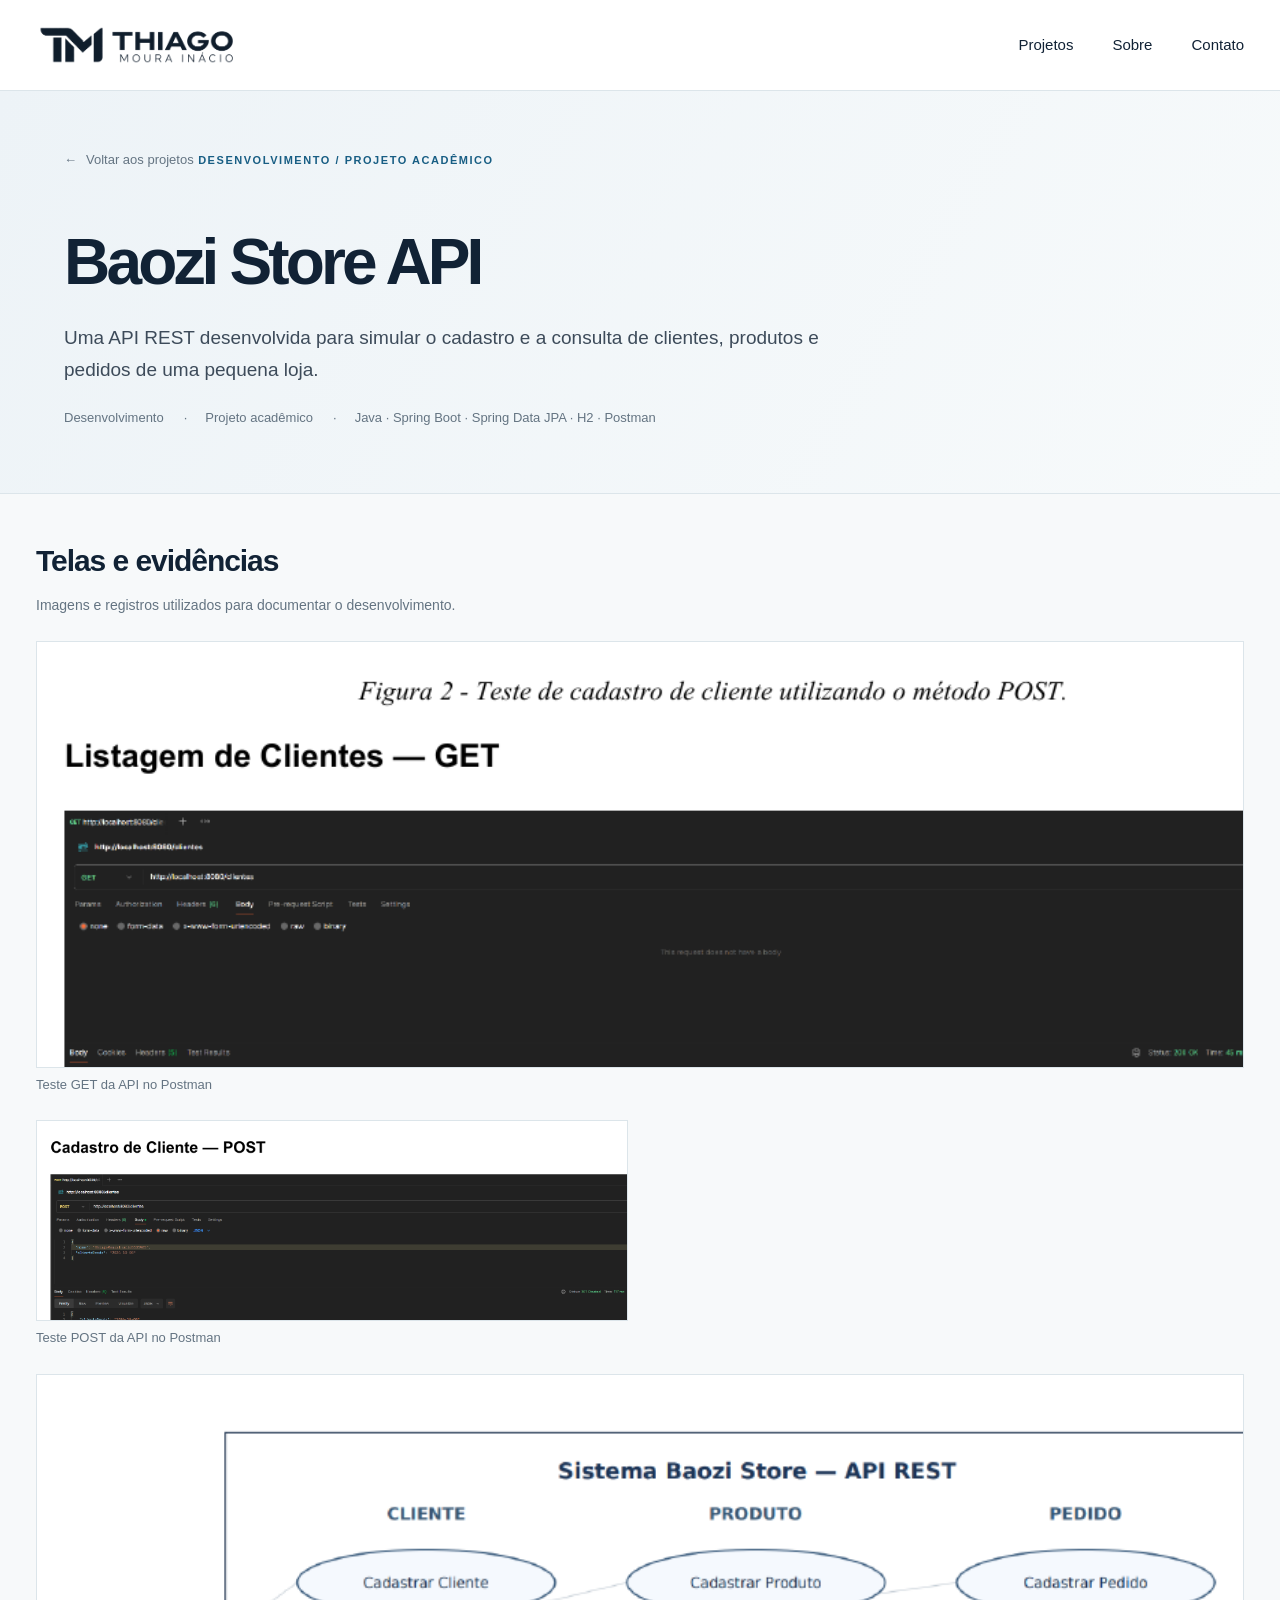
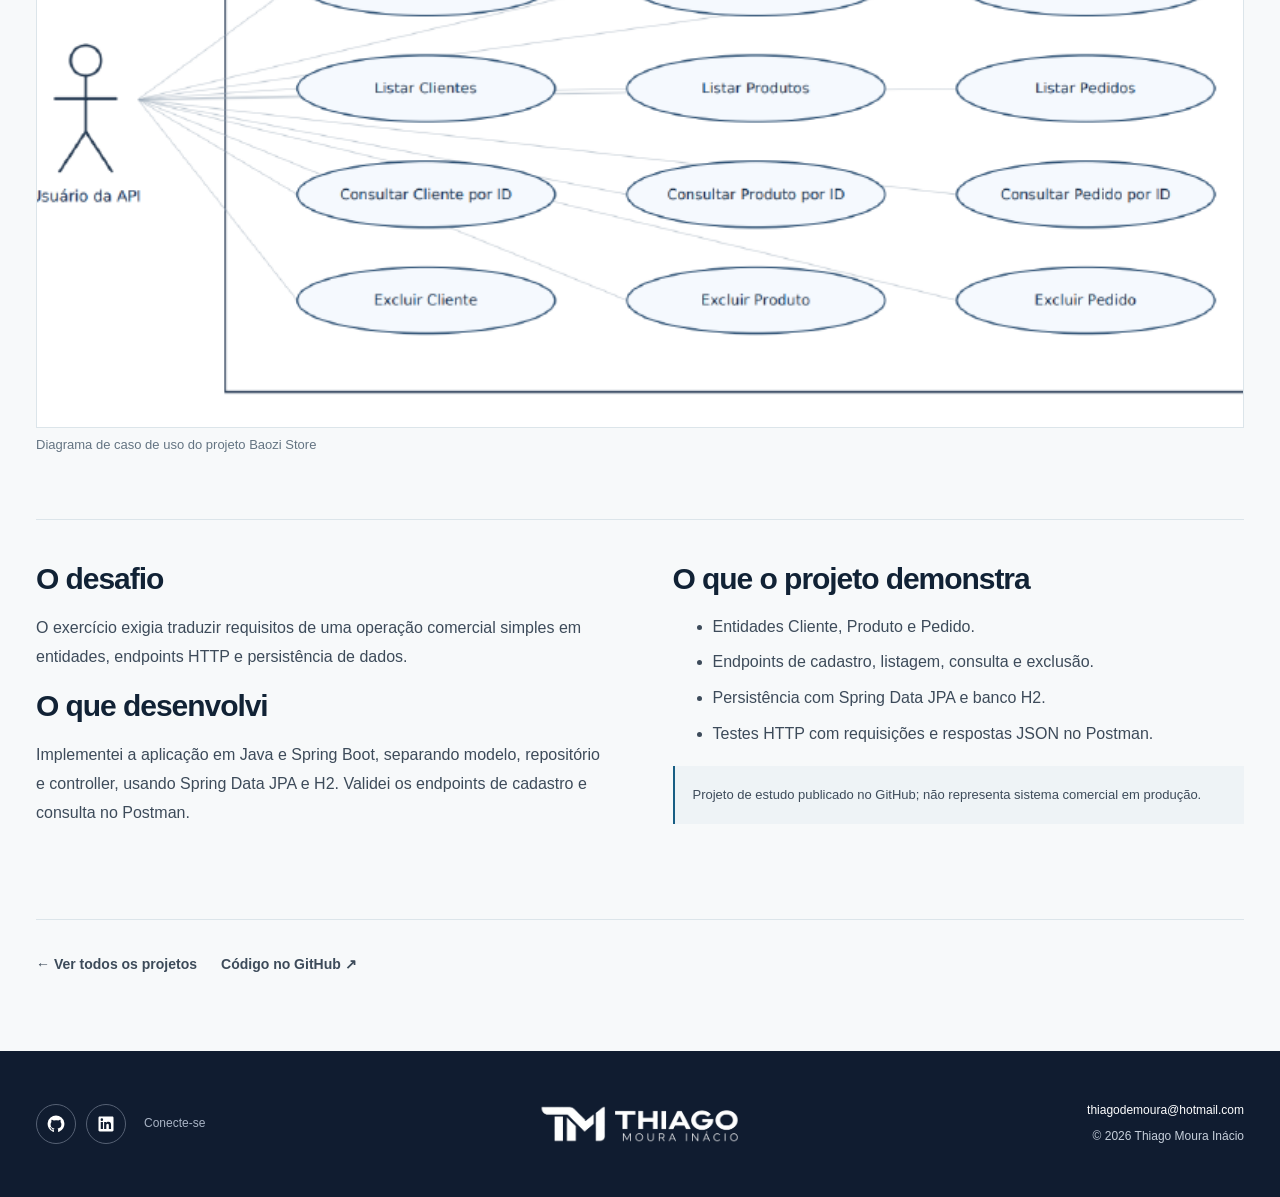
<file: projetos/baozi-store.html>
<!DOCTYPE html>

<html lang="pt-BR">
<head>
<meta charset="utf-8"/>
<meta content="width=device-width, initial-scale=1" name="viewport"/>
<meta content="API REST em Java e Spring Boot para clientes, produtos e pedidos, com testes no Postman." name="description"/>
<meta content="#fcfcfa" name="theme-color"/>
<meta content="website" property="og:type"/>
<meta content="Baozi Store API | Thiago Moura Inácio" property="og:title"/>
<meta content="API REST em Java e Spring Boot para clientes, produtos e pedidos, com testes no Postman." property="og:description"/>
<title>Baozi Store API | Thiago Moura Inácio</title>
<link href="../favicon.svg" rel="icon" type="image/svg+xml"/>
<link href="../style.css" rel="stylesheet"/>
</head>
<body>
<a class="skip" href="#conteudo">Pular para o conteúdo</a>
<header class="site-header"><div class="wrap header-inner">
<a aria-label="Página inicial de Thiago Moura Inácio" class="brand brand-image" href="../index.html"><img alt="TMI — Thiago Moura Inácio" height="243" src="../assets/logo-tmi.png" width="920"/></a>
<button aria-controls="main-nav" aria-expanded="false" class="menu-btn" data-menu="" type="button">Menu</button>
<nav aria-label="Navegação principal" class="nav" data-navigation="" id="main-nav"><a href="../index.html#projetos">Projetos</a><a href="../index.html#sobre">Sobre</a><a href="../index.html#contato">Contato</a></nav>
</div></header><main id="conteudo">
<section class="case-hero wrap">
<a class="back-link" href="../index.html#projetos"><span aria-hidden="true">←</span> Voltar aos projetos</a>
<div class="eyebrow">Desenvolvimento / Projeto acadêmico</div>
<h1>Baozi Store API</h1>
<p class="case-subtitle">Uma API REST desenvolvida para simular o cadastro e a consulta de clientes, produtos e pedidos de uma pequena loja.</p>
<div class="case-meta"><span>Desenvolvimento</span><span>Projeto acadêmico</span><span>Java · Spring Boot · Spring Data JPA · H2 · Postman</span></div>
</section>
<section class="case-evidence wrap"><h2>Telas e evidências</h2><p class="case-evidence-intro">Imagens e registros utilizados para documentar o desenvolvimento.</p><div class="evidence-list evidence-grid"><figure><img alt="Teste GET da API no Postman" decoding="async" loading="lazy" src="../assets/baozi-postman-get.png"/><figcaption>Teste GET da API no Postman</figcaption></figure><figure><img alt="Teste POST da API no Postman" decoding="async" loading="lazy" src="../assets/baozi-postman-post.png"/><figcaption>Teste POST da API no Postman</figcaption></figure><figure><img alt="Diagrama de caso de uso do projeto Baozi Store" decoding="async" loading="lazy" src="../assets/baozi-caso-uso.png"/><figcaption>Diagrama de caso de uso do projeto Baozi Store</figcaption></figure></div></section>
<section class="case-details wrap">
<div><h2>O desafio</h2><p>O exercício exigia traduzir requisitos de uma operação comercial simples em entidades, endpoints HTTP e persistência de dados.</p><h2>O que desenvolvi</h2><p>Implementei a aplicação em Java e Spring Boot, separando modelo, repositório e controller, usando Spring Data JPA e H2. Validei os endpoints de cadastro e consulta no Postman.</p></div>
<div><h2>O que o projeto demonstra</h2><ul><li>Entidades Cliente, Produto e Pedido.</li><li>Endpoints de cadastro, listagem, consulta e exclusão.</li><li>Persistência com Spring Data JPA e banco H2.</li><li>Testes HTTP com requisições e respostas JSON no Postman.</li></ul><div class="case-note">Projeto de estudo publicado no GitHub; não representa sistema comercial em produção.</div></div>
</section>
<section class="case-footer wrap"><a class="text-link" href="../index.html#projetos">← Ver todos os projetos</a><a class="text-link" href="https://github.com/thiagominacio/baozi-store-api" rel="noopener noreferrer" target="_blank">Código no GitHub ↗</a></section>
</main>
<footer class="footer"><div class="wrap footer-inner">
<div class="footer-social"><a aria-label="GitHub de Thiago Moura Inácio" class="social-icon" href="https://github.com/thiagominacio" rel="noopener noreferrer" target="_blank"><svg aria-hidden="true" class="social-svg" fill="currentColor" viewbox="0 0 24 24"><path d="M12 .8A11.2 11.2 0 0 0 8.46 22.62c.56.1.77-.24.77-.54v-2.02c-3.13.68-3.79-1.33-3.79-1.33-.52-1.3-1.25-1.66-1.25-1.66-1.02-.7.08-.69.08-.69 1.13.08 1.73 1.16 1.73 1.16 1 .1.49 2.56 3.24 1.83.1-.72.39-1.21.71-1.49-2.5-.28-5.13-1.26-5.13-5.58 0-1.23.44-2.24 1.16-3.04-.12-.28-.5-1.44.11-3 0 0 .95-.3 3.1 1.16A10.83 10.83 0 0 1 12 6.99c.96 0 1.92.13 2.82.38 2.15-1.46 3.1-1.16 3.1-1.16.61 1.56.23 2.72.11 3 .72.8 1.15 1.8 1.15 3.04 0 4.33-2.63 5.29-5.14 5.57.4.34.75 1 .75 2.02v2.24c0 .3.2.65.78.54A11.2 11.2 0 0 0 12 .8Z"></path></svg></a><a aria-label="LinkedIn de Thiago Moura Inácio" class="social-icon" href="https://www.linkedin.com/in/thiagomourainacio/" rel="noopener noreferrer" target="_blank"><svg aria-hidden="true" class="social-svg" fill="currentColor" viewbox="0 0 24 24"><path d="M20.4 2H3.6C2.72 2 2 2.7 2 3.57v16.86C2 21.3 2.72 22 3.6 22h16.8c.88 0 1.6-.7 1.6-1.57V3.57C22 2.7 21.28 2 20.4 2ZM7.94 18.73H4.99V9.2h2.95v9.53ZM6.47 7.9a1.71 1.71 0 1 1 0-3.42 1.71 1.71 0 0 1 0 3.42Zm12.26 10.83h-2.95v-4.64c0-1.11-.02-2.53-1.54-2.53-1.55 0-1.79 1.2-1.79 2.45v4.72H9.5V9.2h2.83v1.3h.04c.4-.75 1.36-1.54 2.8-1.54 3 0 3.56 1.97 3.56 4.53v5.24Z"></path></svg></a><span>Conecte-se</span></div>
<a aria-label="Voltar ao início" class="footer-logo" href="../index.html"><img alt="TMI — Thiago Moura Inácio" height="243" loading="lazy" src="../assets/logo-tmi-branco.png" width="920"/></a>
<div class="footer-right"><a href="mailto:thiagodemoura@hotmail.com">thiagodemoura@hotmail.com</a><span>© <span data-year="">2026</span> Thiago Moura Inácio</span></div>
</div></footer>
<script defer="" src="../main.js"></script>
</body></html>
</file>
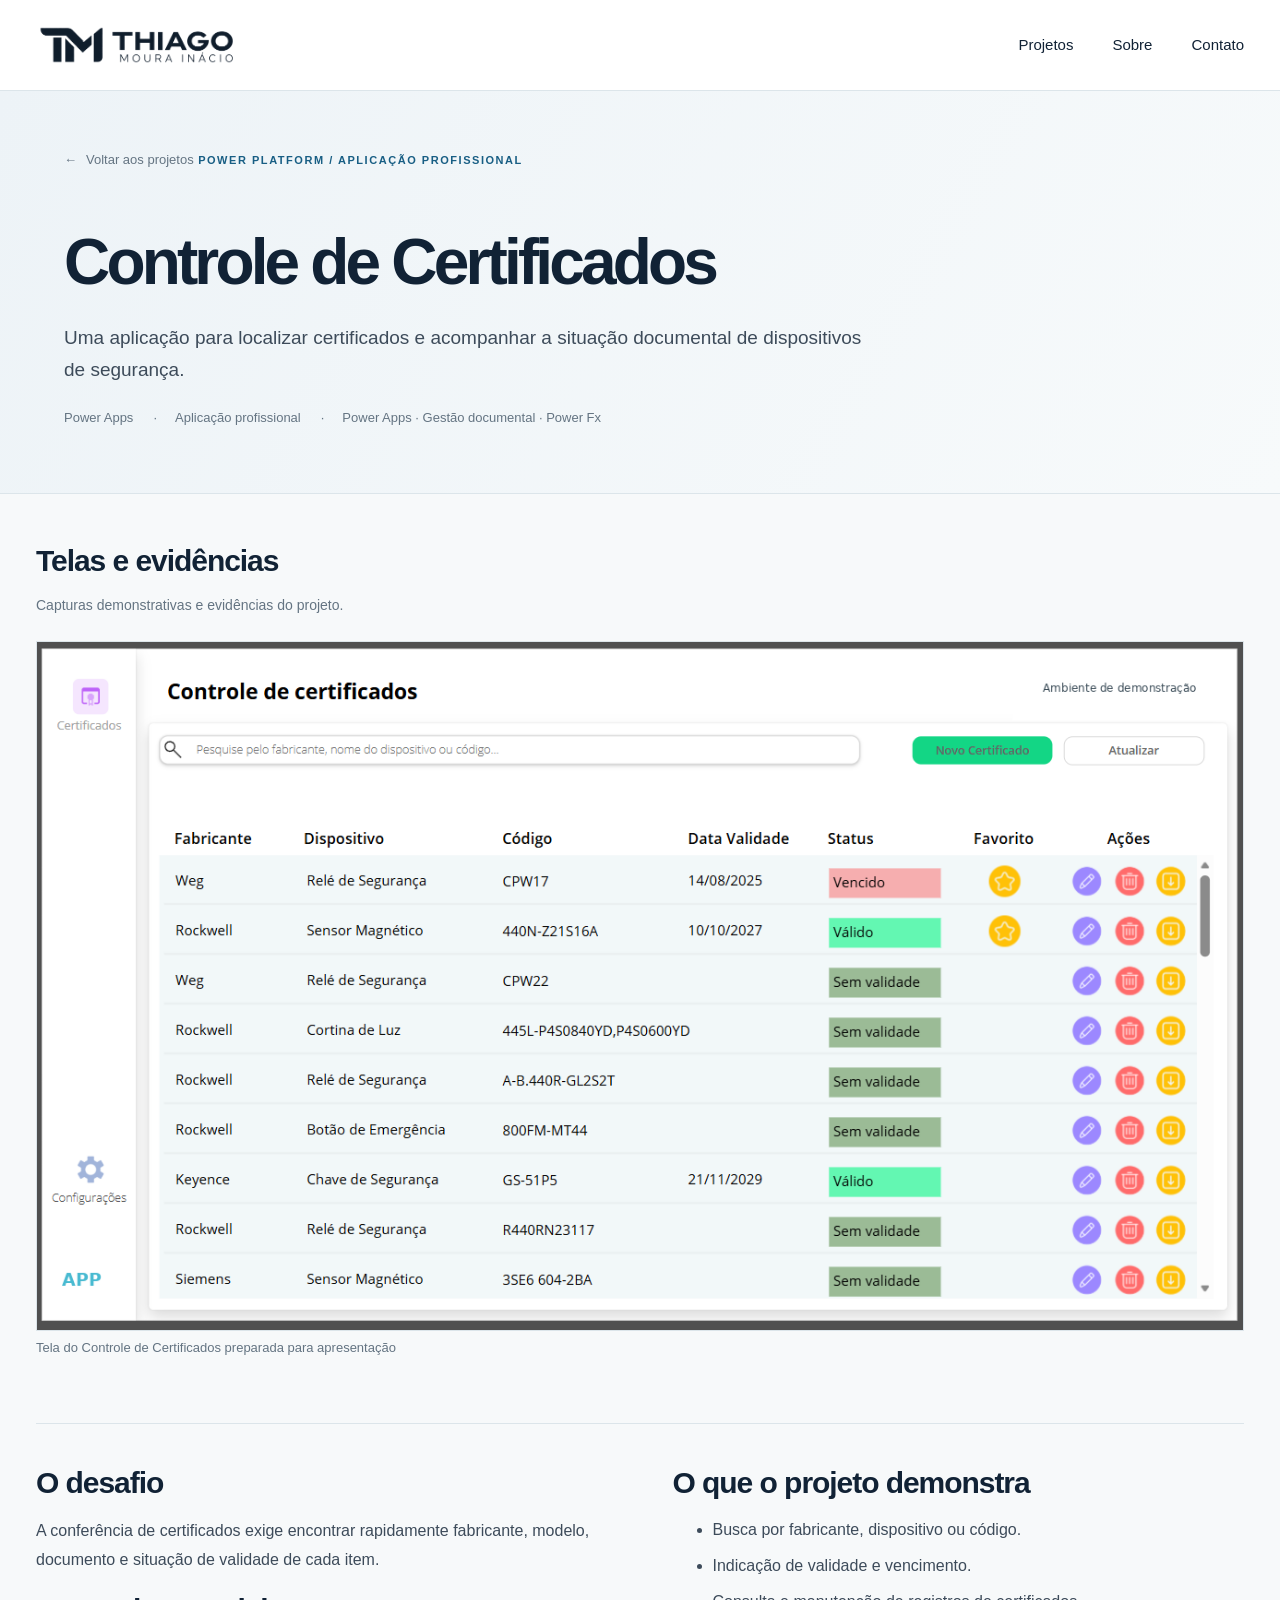
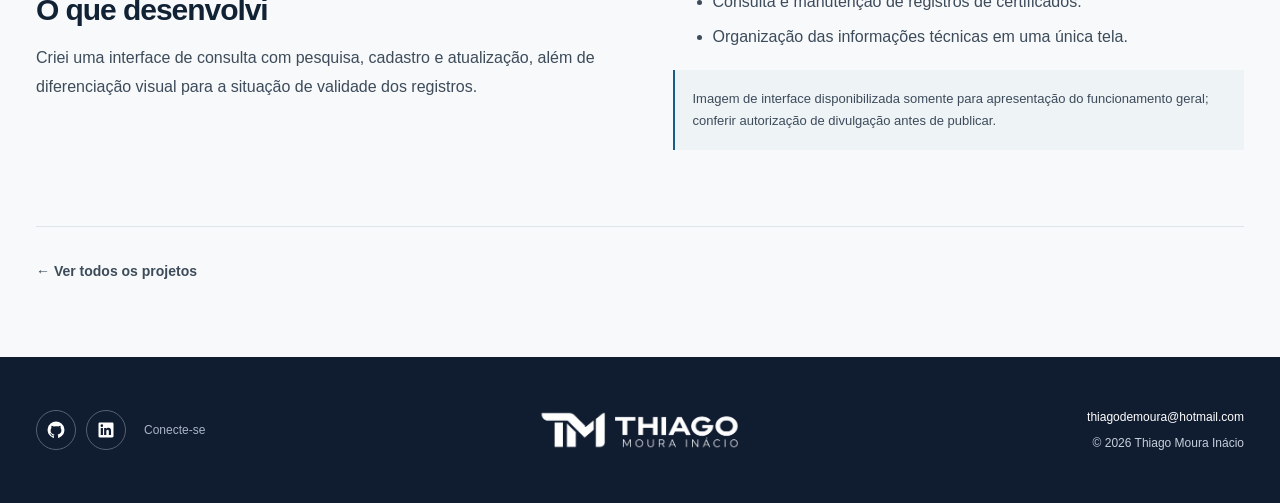
<file: projetos/controle-certificados.html>
<!DOCTYPE html>

<html lang="pt-BR">
<head>
<meta charset="utf-8"/>
<meta content="width=device-width, initial-scale=1" name="viewport"/>
<meta content="Pesquisa e acompanhamento de certificados de dispositivos de segurança em uma interface única." name="description"/>
<meta content="#fcfcfa" name="theme-color"/>
<meta content="website" property="og:type"/>
<meta content="Controle de Certificados | Thiago Moura Inácio" property="og:title"/>
<meta content="Pesquisa e acompanhamento de certificados de dispositivos de segurança em uma interface única." property="og:description"/>
<title>Controle de Certificados | Thiago Moura Inácio</title>
<link href="../favicon.svg" rel="icon" type="image/svg+xml"/>
<link href="../style.css" rel="stylesheet"/>
</head>
<body>
<a class="skip" href="#conteudo">Pular para o conteúdo</a>
<header class="site-header"><div class="wrap header-inner">
<a aria-label="Página inicial de Thiago Moura Inácio" class="brand brand-image" href="../index.html"><img alt="TMI — Thiago Moura Inácio" height="243" src="../assets/logo-tmi.png" width="920"/></a>
<button aria-controls="main-nav" aria-expanded="false" class="menu-btn" data-menu="" type="button">Menu</button>
<nav aria-label="Navegação principal" class="nav" data-navigation="" id="main-nav"><a href="../index.html#projetos">Projetos</a><a href="../index.html#sobre">Sobre</a><a href="../index.html#contato">Contato</a></nav>
</div></header><main id="conteudo">
<section class="case-hero wrap">
<a class="back-link" href="../index.html#projetos"><span aria-hidden="true">←</span> Voltar aos projetos</a>
<div class="eyebrow">Power Platform / Aplicação profissional</div>
<h1>Controle de Certificados</h1>
<p class="case-subtitle">Uma aplicação para localizar certificados e acompanhar a situação documental de dispositivos de segurança.</p>
<div class="case-meta"><span>Power Apps</span><span>Aplicação profissional</span><span>Power Apps · Gestão documental · Power Fx</span></div>
</section>
<section class="case-evidence wrap"><h2>Telas e evidências</h2><p class="case-evidence-intro">Capturas demonstrativas e evidências do projeto.</p><div class="evidence-list"><figure><img alt="Tela do Controle de Certificados preparada para apresentação" decoding="async" loading="lazy" src="../assets/controle-certificados-tela-real.png"/><figcaption>Tela do Controle de Certificados preparada para apresentação</figcaption></figure></div></section>
<section class="case-details wrap">
<div><h2>O desafio</h2><p>A conferência de certificados exige encontrar rapidamente fabricante, modelo, documento e situação de validade de cada item.</p><h2>O que desenvolvi</h2><p>Criei uma interface de consulta com pesquisa, cadastro e atualização, além de diferenciação visual para a situação de validade dos registros.</p></div>
<div><h2>O que o projeto demonstra</h2><ul><li>Busca por fabricante, dispositivo ou código.</li><li>Indicação de validade e vencimento.</li><li>Consulta e manutenção de registros de certificados.</li><li>Organização das informações técnicas em uma única tela.</li></ul><div class="case-note">Imagem de interface disponibilizada somente para apresentação do funcionamento geral; conferir autorização de divulgação antes de publicar.</div></div>
</section>
<section class="case-footer wrap"><a class="text-link" href="../index.html#projetos">← Ver todos os projetos</a></section>
</main>
<footer class="footer"><div class="wrap footer-inner">
<div class="footer-social"><a aria-label="GitHub de Thiago Moura Inácio" class="social-icon" href="https://github.com/thiagominacio" rel="noopener noreferrer" target="_blank"><svg aria-hidden="true" class="social-svg" fill="currentColor" viewbox="0 0 24 24"><path d="M12 .8A11.2 11.2 0 0 0 8.46 22.62c.56.1.77-.24.77-.54v-2.02c-3.13.68-3.79-1.33-3.79-1.33-.52-1.3-1.25-1.66-1.25-1.66-1.02-.7.08-.69.08-.69 1.13.08 1.73 1.16 1.73 1.16 1 .1.49 2.56 3.24 1.83.1-.72.39-1.21.71-1.49-2.5-.28-5.13-1.26-5.13-5.58 0-1.23.44-2.24 1.16-3.04-.12-.28-.5-1.44.11-3 0 0 .95-.3 3.1 1.16A10.83 10.83 0 0 1 12 6.99c.96 0 1.92.13 2.82.38 2.15-1.46 3.1-1.16 3.1-1.16.61 1.56.23 2.72.11 3 .72.8 1.15 1.8 1.15 3.04 0 4.33-2.63 5.29-5.14 5.57.4.34.75 1 .75 2.02v2.24c0 .3.2.65.78.54A11.2 11.2 0 0 0 12 .8Z"></path></svg></a><a aria-label="LinkedIn de Thiago Moura Inácio" class="social-icon" href="https://www.linkedin.com/in/thiagomourainacio/" rel="noopener noreferrer" target="_blank"><svg aria-hidden="true" class="social-svg" fill="currentColor" viewbox="0 0 24 24"><path d="M20.4 2H3.6C2.72 2 2 2.7 2 3.57v16.86C2 21.3 2.72 22 3.6 22h16.8c.88 0 1.6-.7 1.6-1.57V3.57C22 2.7 21.28 2 20.4 2ZM7.94 18.73H4.99V9.2h2.95v9.53ZM6.47 7.9a1.71 1.71 0 1 1 0-3.42 1.71 1.71 0 0 1 0 3.42Zm12.26 10.83h-2.95v-4.64c0-1.11-.02-2.53-1.54-2.53-1.55 0-1.79 1.2-1.79 2.45v4.72H9.5V9.2h2.83v1.3h.04c.4-.75 1.36-1.54 2.8-1.54 3 0 3.56 1.97 3.56 4.53v5.24Z"></path></svg></a><span>Conecte-se</span></div>
<a aria-label="Voltar ao início" class="footer-logo" href="../index.html"><img alt="TMI — Thiago Moura Inácio" height="243" loading="lazy" src="../assets/logo-tmi-branco.png" width="920"/></a>
<div class="footer-right"><a href="mailto:thiagodemoura@hotmail.com">thiagodemoura@hotmail.com</a><span>© <span data-year="">2026</span> Thiago Moura Inácio</span></div>
</div></footer>
<script defer="" src="../main.js"></script>
</body></html>
</file>
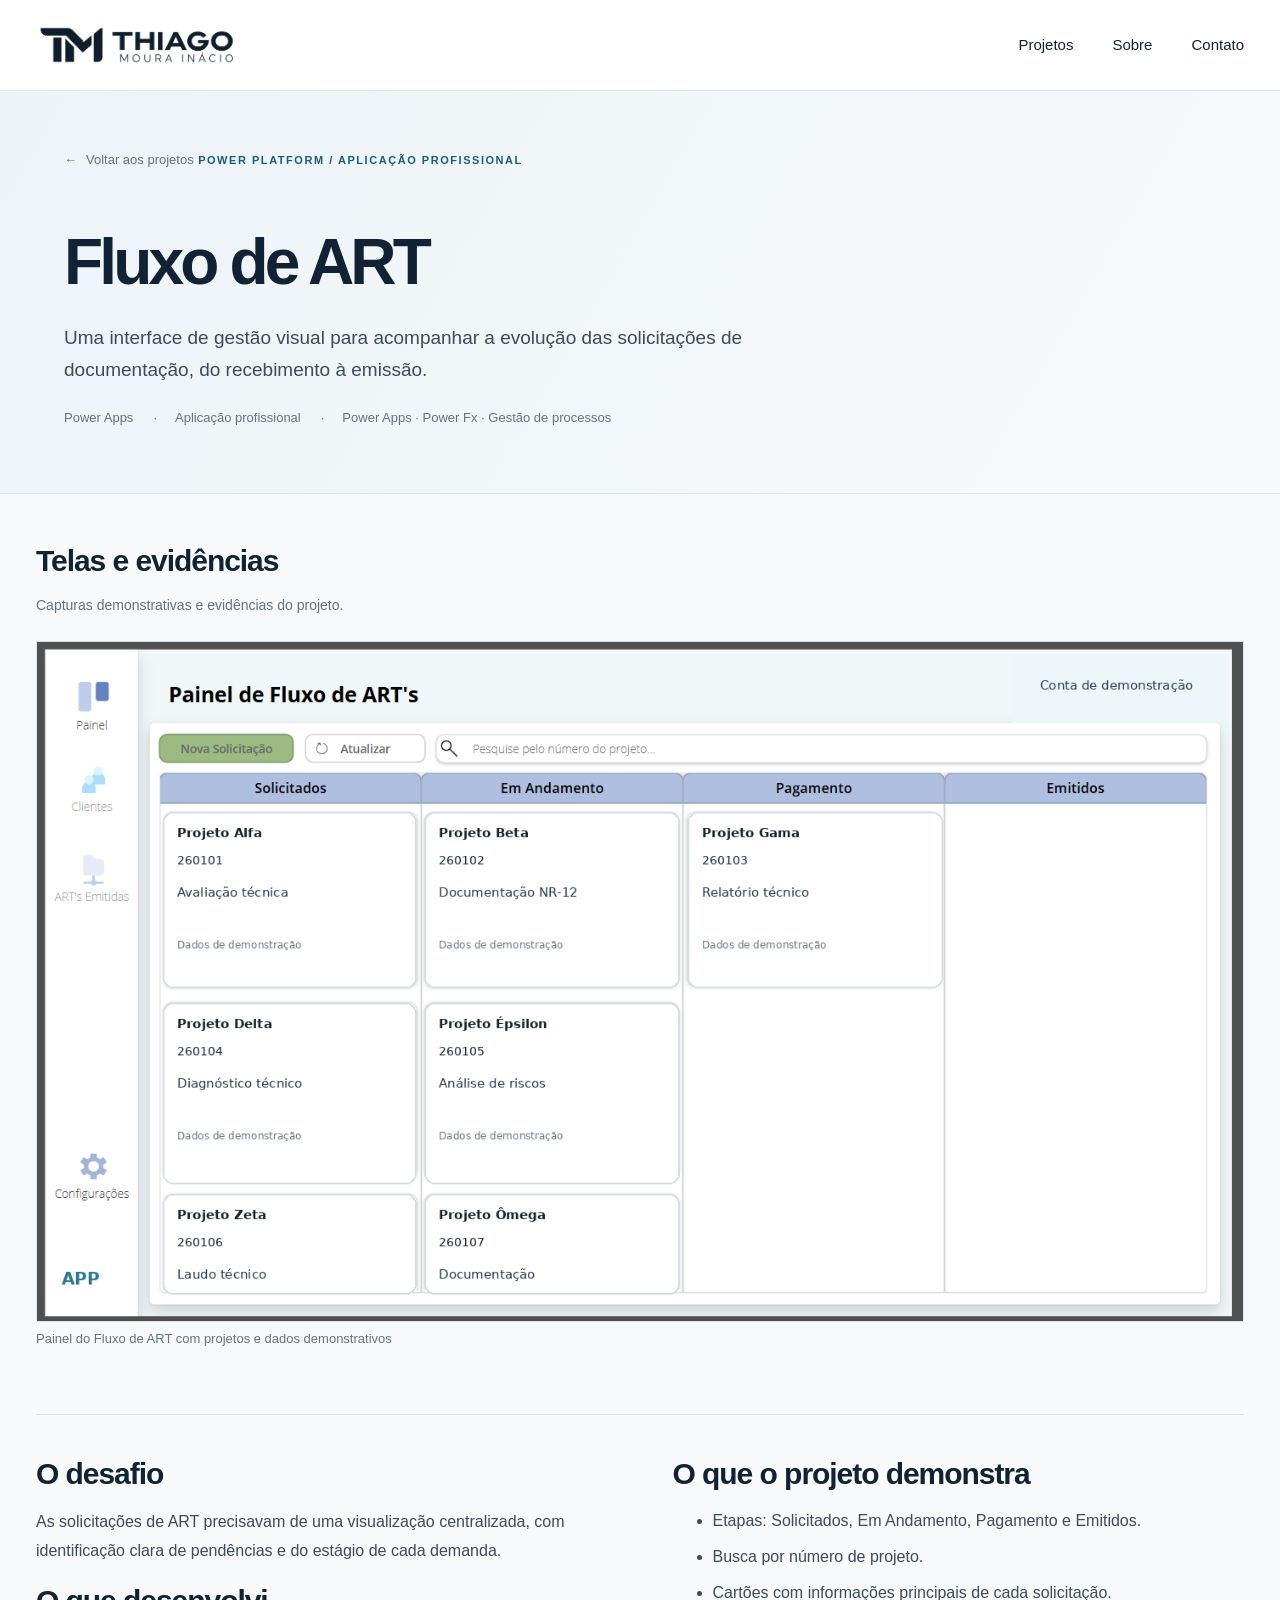
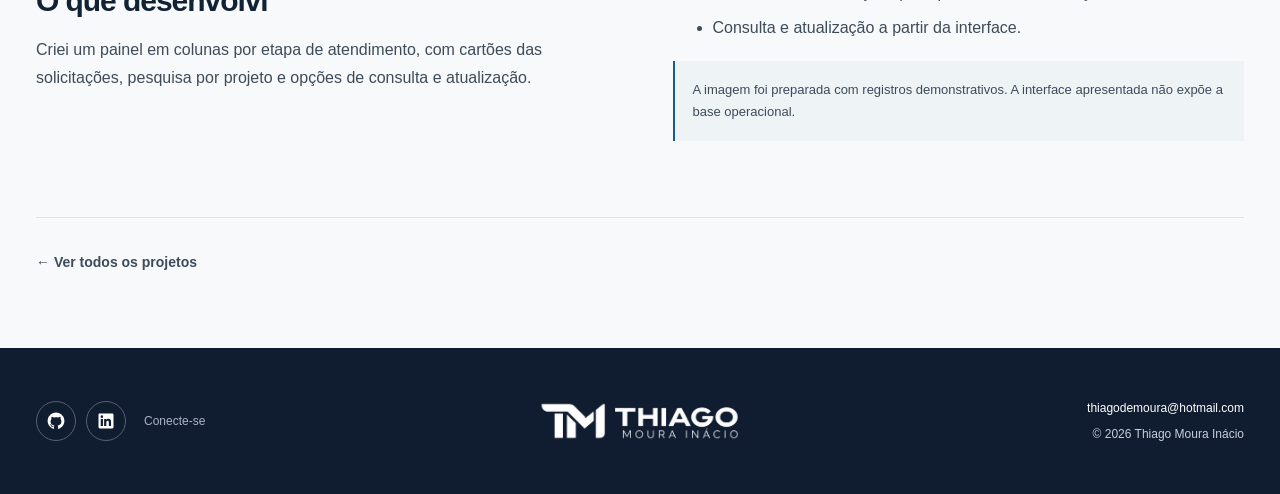
<file: projetos/fluxo-art.html>
<!DOCTYPE html>

<html lang="pt-BR">
<head>
<meta charset="utf-8"/>
<meta content="width=device-width, initial-scale=1" name="viewport"/>
<meta content="Acompanhamento de solicitações de ART em um painel visual organizado por etapas." name="description"/>
<meta content="#fcfcfa" name="theme-color"/>
<meta content="website" property="og:type"/>
<meta content="Fluxo de ART | Thiago Moura Inácio" property="og:title"/>
<meta content="Acompanhamento de solicitações de ART em um painel visual organizado por etapas." property="og:description"/>
<title>Fluxo de ART | Thiago Moura Inácio</title>
<link href="../favicon.svg" rel="icon" type="image/svg+xml"/>
<link href="../style.css" rel="stylesheet"/>
</head>
<body>
<a class="skip" href="#conteudo">Pular para o conteúdo</a>
<header class="site-header"><div class="wrap header-inner">
<a aria-label="Página inicial de Thiago Moura Inácio" class="brand brand-image" href="../index.html"><img alt="TMI — Thiago Moura Inácio" height="243" src="../assets/logo-tmi.png" width="920"/></a>
<button aria-controls="main-nav" aria-expanded="false" class="menu-btn" data-menu="" type="button">Menu</button>
<nav aria-label="Navegação principal" class="nav" data-navigation="" id="main-nav"><a href="../index.html#projetos">Projetos</a><a href="../index.html#sobre">Sobre</a><a href="../index.html#contato">Contato</a></nav>
</div></header><main id="conteudo">
<section class="case-hero wrap">
<a class="back-link" href="../index.html#projetos"><span aria-hidden="true">←</span> Voltar aos projetos</a>
<div class="eyebrow">Power Platform / Aplicação profissional</div>
<h1>Fluxo de ART</h1>
<p class="case-subtitle">Uma interface de gestão visual para acompanhar a evolução das solicitações de documentação, do recebimento à emissão.</p>
<div class="case-meta"><span>Power Apps</span><span>Aplicação profissional</span><span>Power Apps · Power Fx · Gestão de processos</span></div>
</section>
<section class="case-evidence wrap"><h2>Telas e evidências</h2><p class="case-evidence-intro">Capturas demonstrativas e evidências do projeto.</p><div class="evidence-list"><figure><img alt="Painel do Fluxo de ART com projetos e dados demonstrativos" decoding="async" loading="lazy" src="../assets/fluxo-art-tela-real.png"/><figcaption>Painel do Fluxo de ART com projetos e dados demonstrativos</figcaption></figure></div></section>
<section class="case-details wrap">
<div><h2>O desafio</h2><p>As solicitações de ART precisavam de uma visualização centralizada, com identificação clara de pendências e do estágio de cada demanda.</p><h2>O que desenvolvi</h2><p>Criei um painel em colunas por etapa de atendimento, com cartões das solicitações, pesquisa por projeto e opções de consulta e atualização.</p></div>
<div><h2>O que o projeto demonstra</h2><ul><li>Etapas: Solicitados, Em Andamento, Pagamento e Emitidos.</li><li>Busca por número de projeto.</li><li>Cartões com informações principais de cada solicitação.</li><li>Consulta e atualização a partir da interface.</li></ul><div class="case-note">A imagem foi preparada com registros demonstrativos. A interface apresentada não expõe a base operacional.</div></div>
</section>
<section class="case-footer wrap"><a class="text-link" href="../index.html#projetos">← Ver todos os projetos</a></section>
</main>
<footer class="footer"><div class="wrap footer-inner">
<div class="footer-social"><a aria-label="GitHub de Thiago Moura Inácio" class="social-icon" href="https://github.com/thiagominacio" rel="noopener noreferrer" target="_blank"><svg aria-hidden="true" class="social-svg" fill="currentColor" viewbox="0 0 24 24"><path d="M12 .8A11.2 11.2 0 0 0 8.46 22.62c.56.1.77-.24.77-.54v-2.02c-3.13.68-3.79-1.33-3.79-1.33-.52-1.3-1.25-1.66-1.25-1.66-1.02-.7.08-.69.08-.69 1.13.08 1.73 1.16 1.73 1.16 1 .1.49 2.56 3.24 1.83.1-.72.39-1.21.71-1.49-2.5-.28-5.13-1.26-5.13-5.58 0-1.23.44-2.24 1.16-3.04-.12-.28-.5-1.44.11-3 0 0 .95-.3 3.1 1.16A10.83 10.83 0 0 1 12 6.99c.96 0 1.92.13 2.82.38 2.15-1.46 3.1-1.16 3.1-1.16.61 1.56.23 2.72.11 3 .72.8 1.15 1.8 1.15 3.04 0 4.33-2.63 5.29-5.14 5.57.4.34.75 1 .75 2.02v2.24c0 .3.2.65.78.54A11.2 11.2 0 0 0 12 .8Z"></path></svg></a><a aria-label="LinkedIn de Thiago Moura Inácio" class="social-icon" href="https://www.linkedin.com/in/thiagomourainacio/" rel="noopener noreferrer" target="_blank"><svg aria-hidden="true" class="social-svg" fill="currentColor" viewbox="0 0 24 24"><path d="M20.4 2H3.6C2.72 2 2 2.7 2 3.57v16.86C2 21.3 2.72 22 3.6 22h16.8c.88 0 1.6-.7 1.6-1.57V3.57C22 2.7 21.28 2 20.4 2ZM7.94 18.73H4.99V9.2h2.95v9.53ZM6.47 7.9a1.71 1.71 0 1 1 0-3.42 1.71 1.71 0 0 1 0 3.42Zm12.26 10.83h-2.95v-4.64c0-1.11-.02-2.53-1.54-2.53-1.55 0-1.79 1.2-1.79 2.45v4.72H9.5V9.2h2.83v1.3h.04c.4-.75 1.36-1.54 2.8-1.54 3 0 3.56 1.97 3.56 4.53v5.24Z"></path></svg></a><span>Conecte-se</span></div>
<a aria-label="Voltar ao início" class="footer-logo" href="../index.html"><img alt="TMI — Thiago Moura Inácio" height="243" loading="lazy" src="../assets/logo-tmi-branco.png" width="920"/></a>
<div class="footer-right"><a href="mailto:thiagodemoura@hotmail.com">thiagodemoura@hotmail.com</a><span>© <span data-year="">2026</span> Thiago Moura Inácio</span></div>
</div></footer>
<script defer="" src="../main.js"></script>
</body></html>
</file>
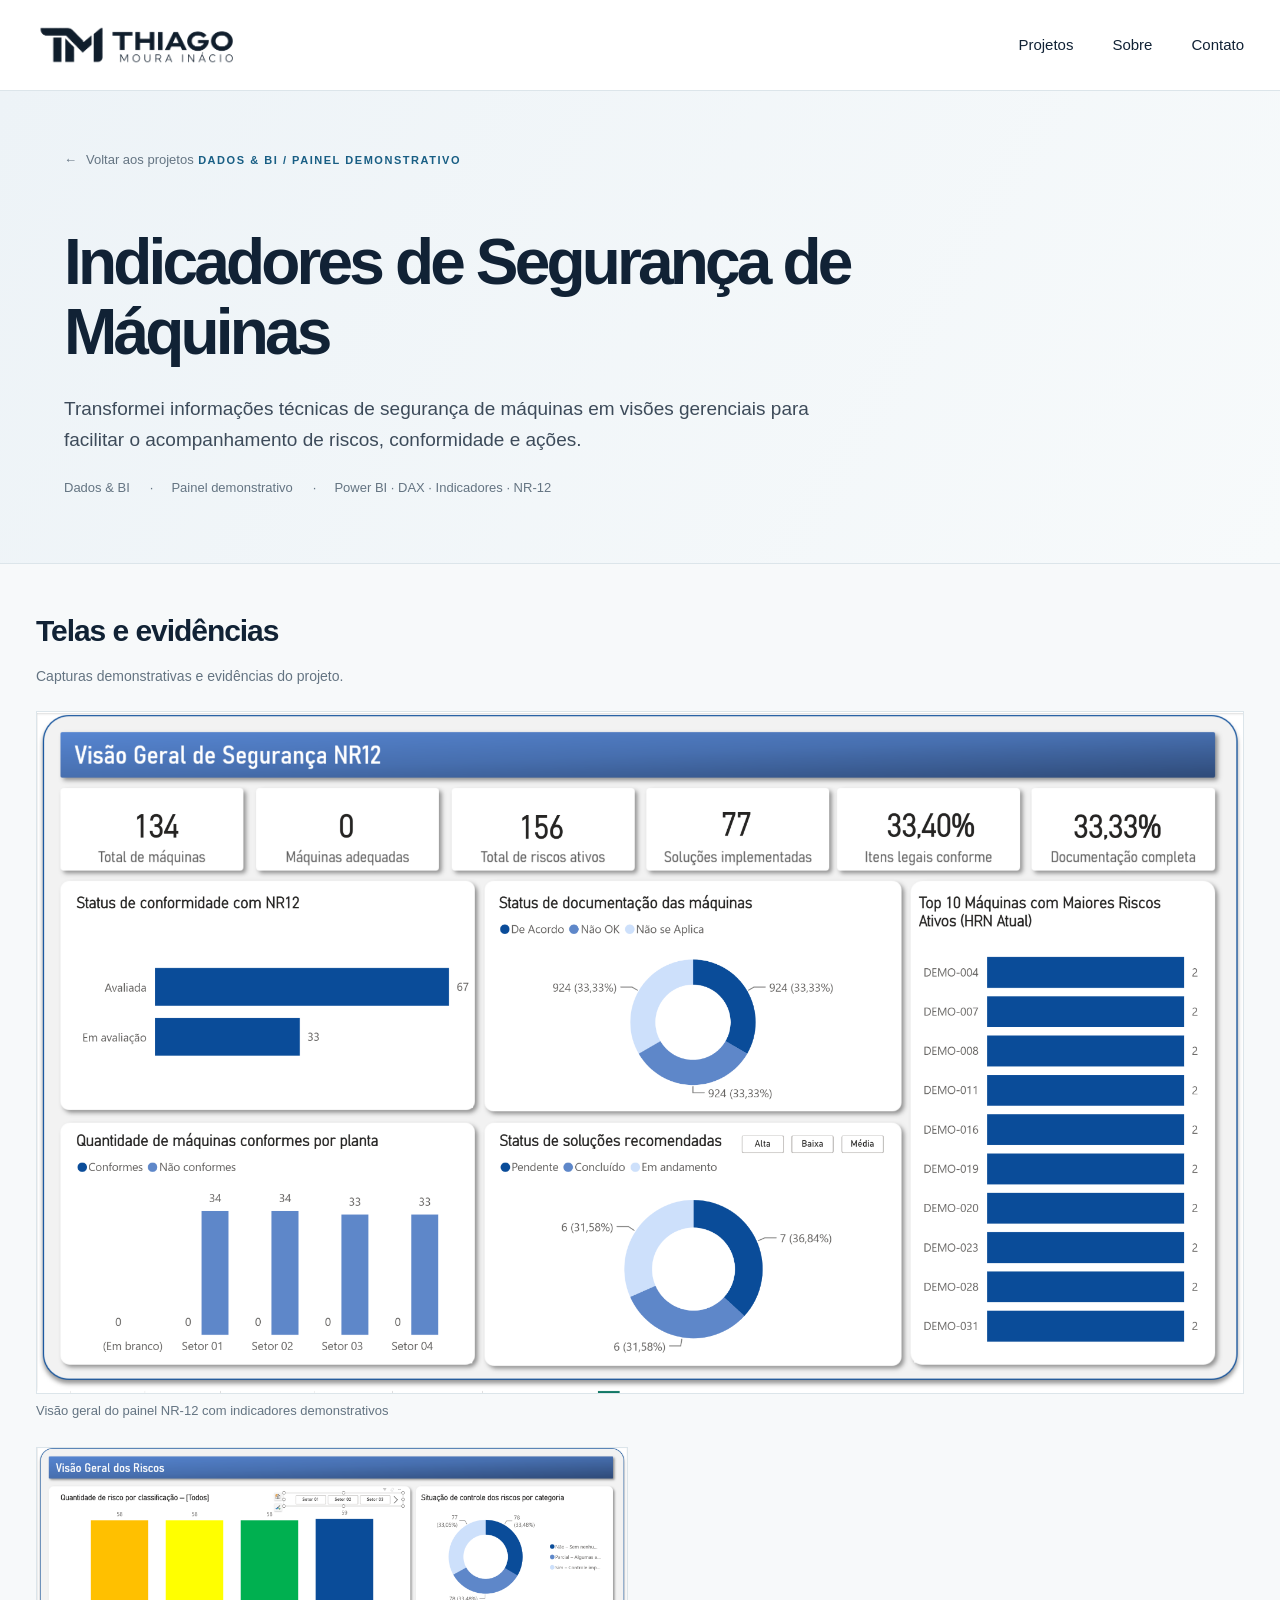
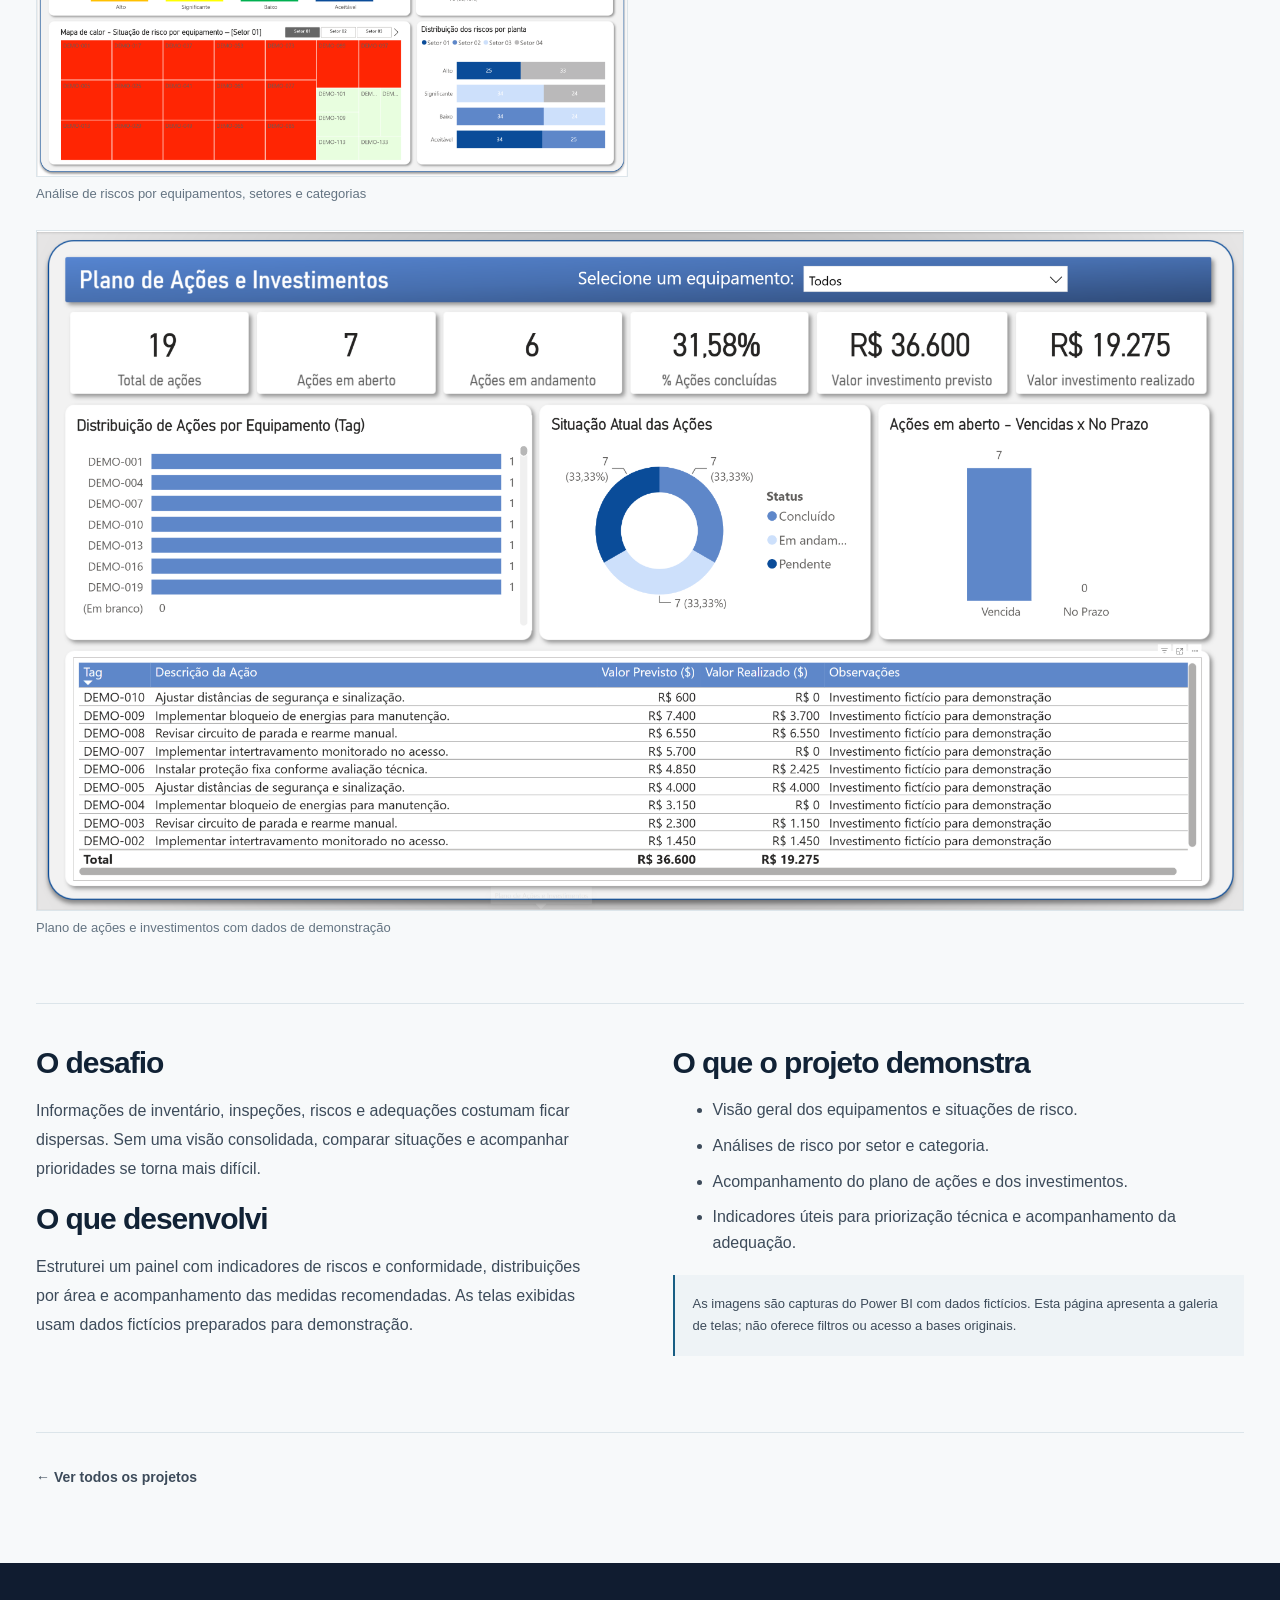
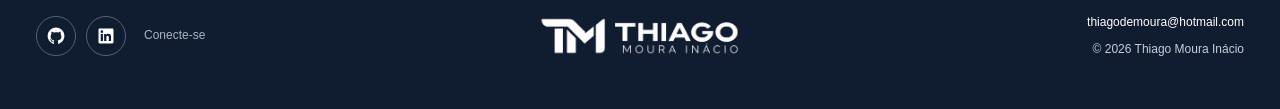
<file: projetos/gestao-riscos-nr12.html>
<!DOCTYPE html>

<html lang="pt-BR">
<head>
<meta charset="utf-8"/>
<meta content="width=device-width, initial-scale=1" name="viewport"/>
<meta content="Dashboard em Power BI para analisar riscos, atendimento legal e planos de ação de máquinas e equipamentos." name="description"/>
<meta content="#fcfcfa" name="theme-color"/>
<meta content="website" property="og:type"/>
<meta content="Indicadores de Segurança de Máquinas | Thiago Moura Inácio" property="og:title"/>
<meta content="Dashboard em Power BI para analisar riscos, atendimento legal e planos de ação de máquinas e equipamentos." property="og:description"/>
<title>Indicadores de Segurança de Máquinas | Thiago Moura Inácio</title>
<link href="../favicon.svg" rel="icon" type="image/svg+xml"/>
<link href="../style.css" rel="stylesheet"/>
</head>
<body>
<a class="skip" href="#conteudo">Pular para o conteúdo</a>
<header class="site-header"><div class="wrap header-inner">
<a aria-label="Página inicial de Thiago Moura Inácio" class="brand brand-image" href="../index.html"><img alt="TMI — Thiago Moura Inácio" height="243" src="../assets/logo-tmi.png" width="920"/></a>
<button aria-controls="main-nav" aria-expanded="false" class="menu-btn" data-menu="" type="button">Menu</button>
<nav aria-label="Navegação principal" class="nav" data-navigation="" id="main-nav"><a href="../index.html#projetos">Projetos</a><a href="../index.html#sobre">Sobre</a><a href="../index.html#contato">Contato</a></nav>
</div></header><main id="conteudo">
<section class="case-hero wrap">
<a class="back-link" href="../index.html#projetos"><span aria-hidden="true">←</span> Voltar aos projetos</a>
<div class="eyebrow">Dados &amp; BI / Painel demonstrativo</div>
<h1>Indicadores de Segurança de Máquinas</h1>
<p class="case-subtitle">Transformei informações técnicas de segurança de máquinas em visões gerenciais para facilitar o acompanhamento de riscos, conformidade e ações.</p>
<div class="case-meta"><span>Dados &amp; BI</span><span>Painel demonstrativo</span><span>Power BI · DAX · Indicadores · NR-12</span></div>
</section>
<section class="case-evidence wrap"><h2>Telas e evidências</h2><p class="case-evidence-intro">Capturas demonstrativas e evidências do projeto.</p><div class="evidence-list evidence-grid"><figure><img alt="Visão geral do painel NR-12 com indicadores demonstrativos" decoding="async" loading="lazy" src="../assets/nr12-demo-visao-geral.png"/><figcaption>Visão geral do painel NR-12 com indicadores demonstrativos</figcaption></figure><figure><img alt="Análise de riscos por equipamentos, setores e categorias" decoding="async" loading="lazy" src="../assets/nr12-demo-riscos.png"/><figcaption>Análise de riscos por equipamentos, setores e categorias</figcaption></figure><figure><img alt="Plano de ações e investimentos com dados de demonstração" decoding="async" loading="lazy" src="../assets/nr12-demo-acoes.png"/><figcaption>Plano de ações e investimentos com dados de demonstração</figcaption></figure></div></section>
<section class="case-details wrap">
<div><h2>O desafio</h2><p>Informações de inventário, inspeções, riscos e adequações costumam ficar dispersas. Sem uma visão consolidada, comparar situações e acompanhar prioridades se torna mais difícil.</p><h2>O que desenvolvi</h2><p>Estruturei um painel com indicadores de riscos e conformidade, distribuições por área e acompanhamento das medidas recomendadas. As telas exibidas usam dados fictícios preparados para demonstração.</p></div>
<div><h2>O que o projeto demonstra</h2><ul><li>Visão geral dos equipamentos e situações de risco.</li><li>Análises de risco por setor e categoria.</li><li>Acompanhamento do plano de ações e dos investimentos.</li><li>Indicadores úteis para priorização técnica e acompanhamento da adequação.</li></ul><div class="case-note">As imagens são capturas do Power BI com dados fictícios. Esta página apresenta a galeria de telas; não oferece filtros ou acesso a bases originais.</div></div>
</section>
<section class="case-footer wrap"><a class="text-link" href="../index.html#projetos">← Ver todos os projetos</a></section>
</main>
<footer class="footer"><div class="wrap footer-inner">
<div class="footer-social"><a aria-label="GitHub de Thiago Moura Inácio" class="social-icon" href="https://github.com/thiagominacio" rel="noopener noreferrer" target="_blank"><svg aria-hidden="true" class="social-svg" fill="currentColor" viewbox="0 0 24 24"><path d="M12 .8A11.2 11.2 0 0 0 8.46 22.62c.56.1.77-.24.77-.54v-2.02c-3.13.68-3.79-1.33-3.79-1.33-.52-1.3-1.25-1.66-1.25-1.66-1.02-.7.08-.69.08-.69 1.13.08 1.73 1.16 1.73 1.16 1 .1.49 2.56 3.24 1.83.1-.72.39-1.21.71-1.49-2.5-.28-5.13-1.26-5.13-5.58 0-1.23.44-2.24 1.16-3.04-.12-.28-.5-1.44.11-3 0 0 .95-.3 3.1 1.16A10.83 10.83 0 0 1 12 6.99c.96 0 1.92.13 2.82.38 2.15-1.46 3.1-1.16 3.1-1.16.61 1.56.23 2.72.11 3 .72.8 1.15 1.8 1.15 3.04 0 4.33-2.63 5.29-5.14 5.57.4.34.75 1 .75 2.02v2.24c0 .3.2.65.78.54A11.2 11.2 0 0 0 12 .8Z"></path></svg></a><a aria-label="LinkedIn de Thiago Moura Inácio" class="social-icon" href="https://www.linkedin.com/in/thiagomourainacio/" rel="noopener noreferrer" target="_blank"><svg aria-hidden="true" class="social-svg" fill="currentColor" viewbox="0 0 24 24"><path d="M20.4 2H3.6C2.72 2 2 2.7 2 3.57v16.86C2 21.3 2.72 22 3.6 22h16.8c.88 0 1.6-.7 1.6-1.57V3.57C22 2.7 21.28 2 20.4 2ZM7.94 18.73H4.99V9.2h2.95v9.53ZM6.47 7.9a1.71 1.71 0 1 1 0-3.42 1.71 1.71 0 0 1 0 3.42Zm12.26 10.83h-2.95v-4.64c0-1.11-.02-2.53-1.54-2.53-1.55 0-1.79 1.2-1.79 2.45v4.72H9.5V9.2h2.83v1.3h.04c.4-.75 1.36-1.54 2.8-1.54 3 0 3.56 1.97 3.56 4.53v5.24Z"></path></svg></a><span>Conecte-se</span></div>
<a aria-label="Voltar ao início" class="footer-logo" href="../index.html"><img alt="TMI — Thiago Moura Inácio" height="243" loading="lazy" src="../assets/logo-tmi-branco.png" width="920"/></a>
<div class="footer-right"><a href="mailto:thiagodemoura@hotmail.com">thiagodemoura@hotmail.com</a><span>© <span data-year="">2026</span> Thiago Moura Inácio</span></div>
</div></footer>
<script defer="" src="../main.js"></script>
</body></html>
</file>
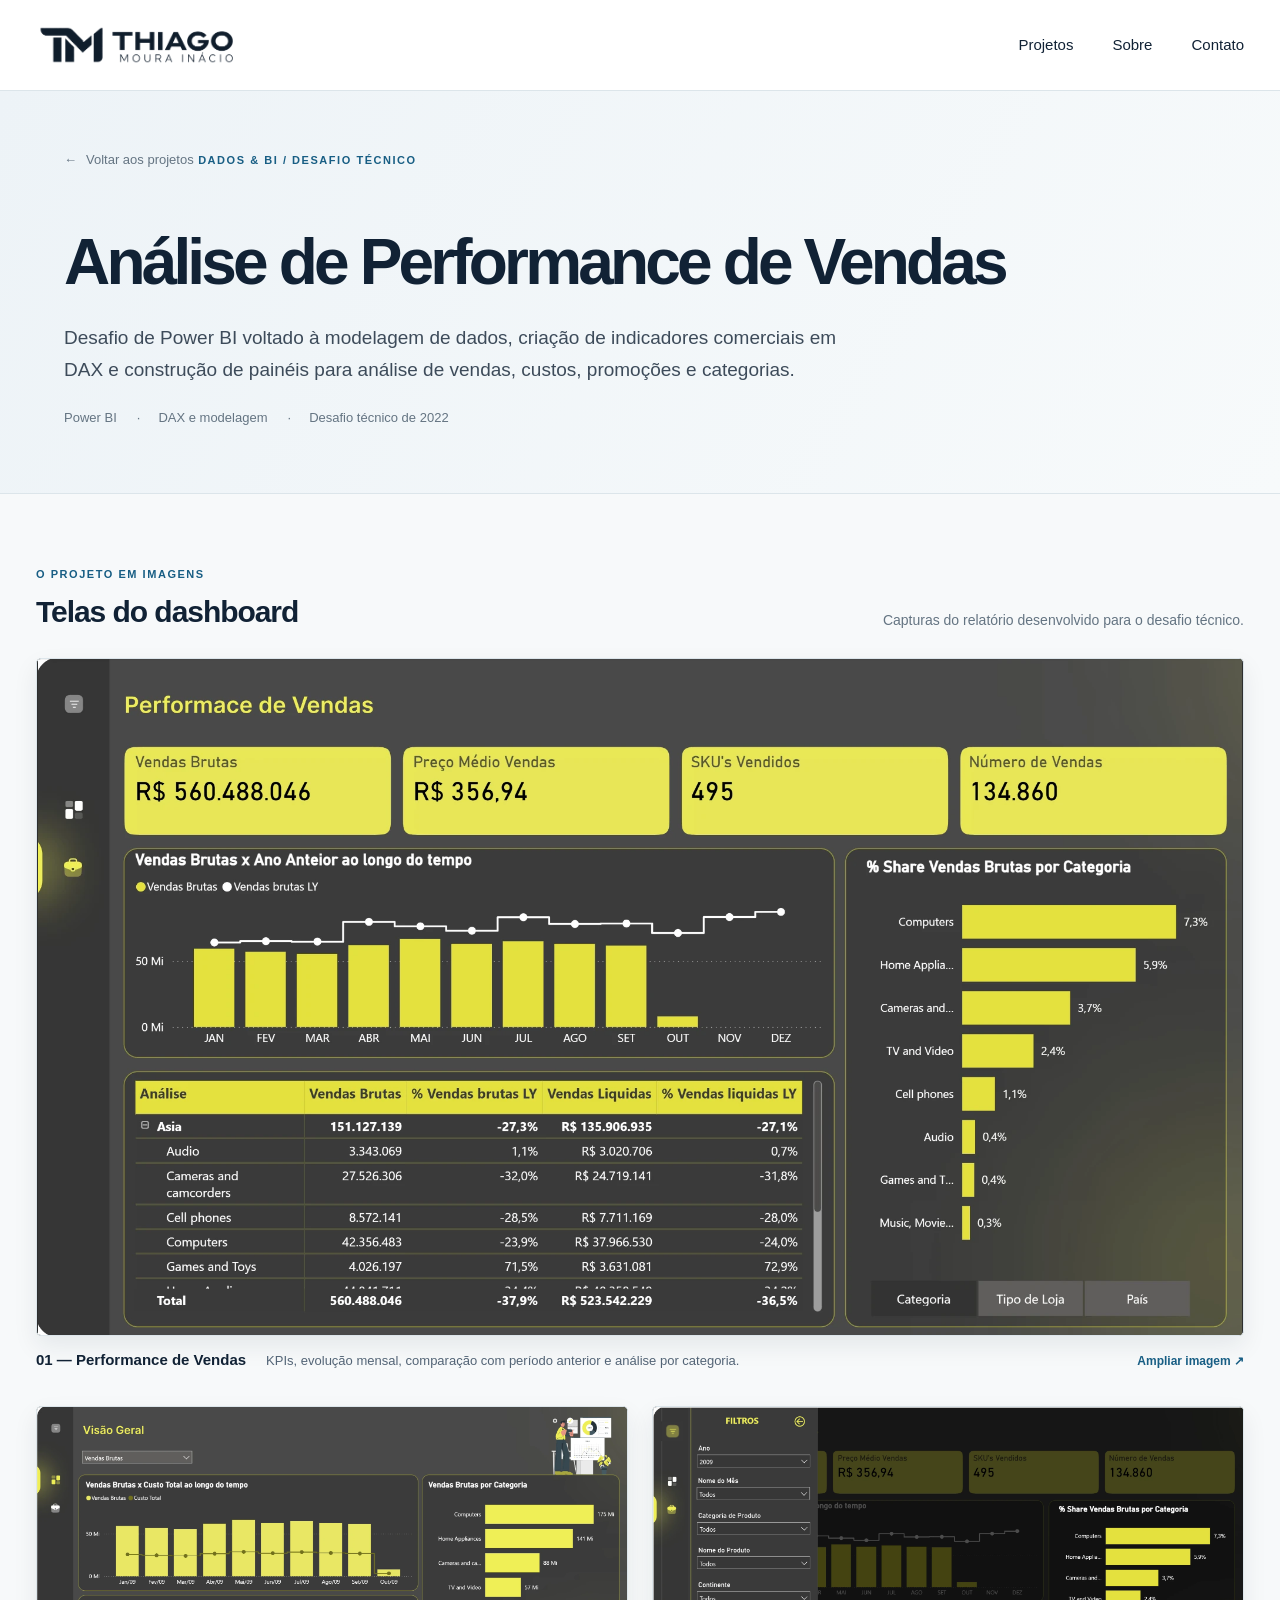
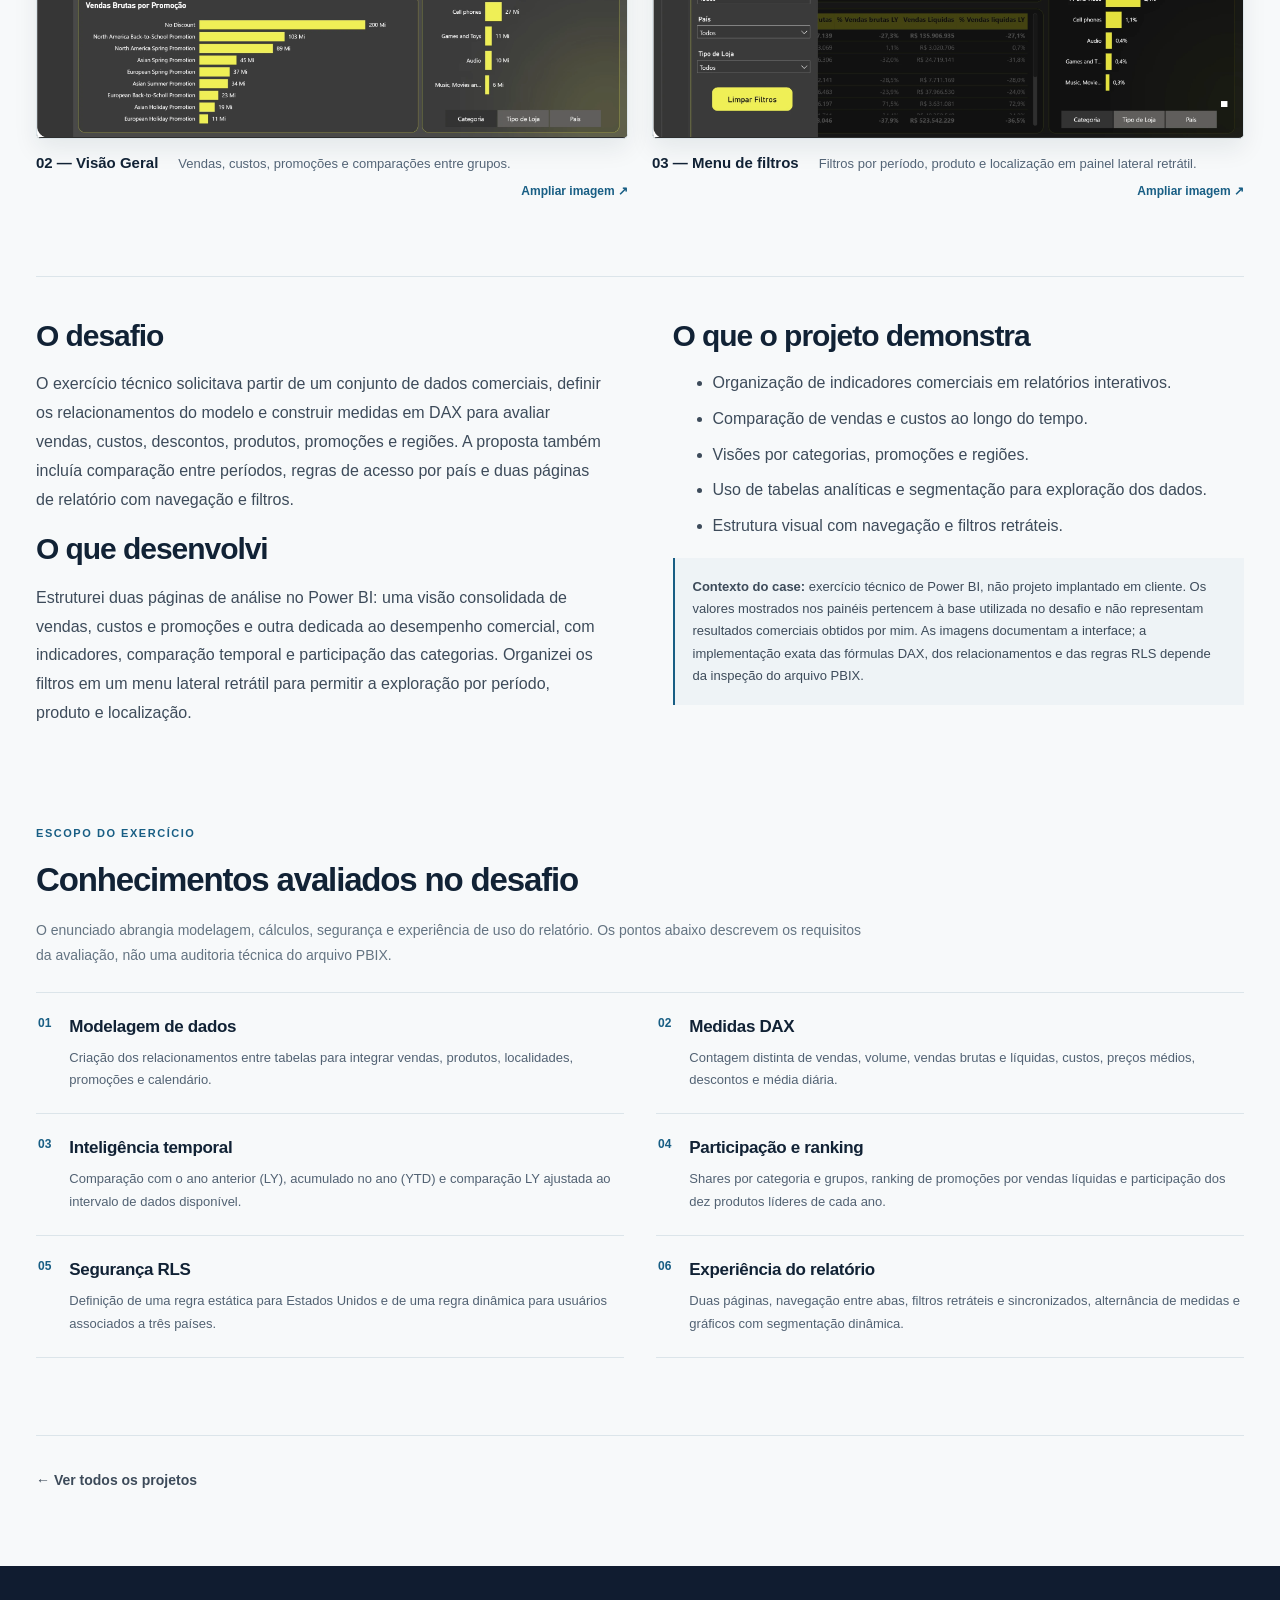
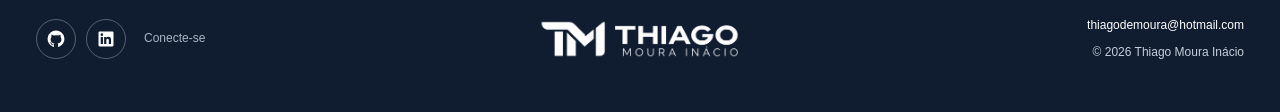
<file: projetos/jaar-performance-comercial.html>
<!DOCTYPE html>

<html lang="pt-BR">
<head>
<meta charset="utf-8"/>
<meta content="width=device-width, initial-scale=1" name="viewport"/>
<meta content="Desafio técnico de Power BI com análise de vendas, modelagem de dados, DAX, indicadores comerciais e painéis interativos. Conheça as telas e o escopo do case." name="description"/>
<meta content="#fcfcfa" name="theme-color"/>
<meta content="website" property="og:type"/>
<meta content="Análise de Performance de Vendas | Thiago Moura Inácio" property="og:title"/>
<meta content="Desafio técnico de Power BI com análise de vendas, modelagem de dados, DAX, indicadores comerciais e painéis interativos. Conheça as telas e o escopo do case." property="og:description"/>
<title>Análise de Performance de Vendas | Thiago Moura Inácio</title>
<link href="../favicon.svg" rel="icon" type="image/svg+xml"/>
<link href="../style.css" rel="stylesheet"/>
</head>
<body>
<a class="skip" href="#conteudo">Pular para o conteúdo</a>
<header class="site-header"><div class="wrap header-inner">
<a aria-label="Página inicial de Thiago Moura Inácio" class="brand brand-image" href="../index.html"><img alt="TMI — Thiago Moura Inácio" height="243" src="../assets/logo-tmi.png" width="920"/></a>
<button aria-controls="main-nav" aria-expanded="false" class="menu-btn" data-menu="" type="button">Menu</button>
<nav aria-label="Navegação principal" class="nav" data-navigation="" id="main-nav"><a href="../index.html#projetos">Projetos</a><a href="../index.html#sobre">Sobre</a><a href="../index.html#contato">Contato</a></nav>
</div></header><main id="conteudo">
<section class="case-hero wrap">
<a class="back-link" href="../index.html#projetos"><span aria-hidden="true">←</span> Voltar aos projetos</a>
<div class="eyebrow">Dados &amp; BI / Desafio técnico</div>
<h1>Análise de Performance de Vendas</h1>
<p class="case-subtitle">Desafio de Power BI voltado à modelagem de dados, criação de indicadores comerciais em DAX e construção de painéis para análise de vendas, custos, promoções e categorias.</p>
<div class="case-meta"><span>Power BI</span><span>DAX e modelagem</span><span>Desafio técnico de 2022</span></div>
</section>
<section aria-labelledby="jaar-telas" class="case-evidence wrap jaar-evidence">
<div class="jaar-section-header"><div><span class="eyebrow">O projeto em imagens</span><h2 id="jaar-telas">Telas do dashboard</h2></div><p>Capturas do relatório desenvolvido para o desafio técnico.</p></div>
<div class="jaar-gallery">
<figure class="jaar-gallery-featured">
<a aria-label="Abrir imagem ampliada da página Performance de Vendas" href="../assets/jaar-performance-vendas.webp" rel="noopener noreferrer" target="_blank"><img alt="Tela Performance de Vendas: cartões de indicadores, comparação mensal e participação das categorias" decoding="async" fetchpriority="high" height="1149" src="../assets/jaar-performance-vendas.webp" width="2048"/></a>
<figcaption><strong>01 — Performance de Vendas</strong><span>KPIs, evolução mensal, comparação com período anterior e análise por categoria.</span><span class="image-open">Ampliar imagem ↗</span></figcaption>
</figure>
<figure>
<a aria-label="Abrir imagem ampliada da página Visão Geral" href="../assets/jaar-visao-geral.webp" rel="noopener noreferrer" target="_blank"><img alt="Tela Visão Geral: vendas brutas, custo total, promoções e segmentação de categorias" decoding="async" height="1145" loading="lazy" src="../assets/jaar-visao-geral.webp" width="2048"/></a>
<figcaption><strong>02 — Visão Geral</strong><span>Vendas, custos, promoções e comparações entre grupos.</span><span class="image-open">Ampliar imagem ↗</span></figcaption>
</figure>
<figure>
<a aria-label="Abrir imagem ampliada do painel de filtros" href="../assets/jaar-filtros.webp" rel="noopener noreferrer" target="_blank"><img alt="Menu retrátil de filtros de ano, mês, produto, continente, país e loja no Power BI" decoding="async" height="1147" loading="lazy" src="../assets/jaar-filtros.webp" width="2048"/></a>
<figcaption><strong>03 — Menu de filtros</strong><span>Filtros por período, produto e localização em painel lateral retrátil.</span><span class="image-open">Ampliar imagem ↗</span></figcaption>
</figure>
</div>
</section>
<section aria-label="Descrição do projeto" class="case-details wrap jaar-details">
<div>
<h2>O desafio</h2>
<p>O exercício técnico solicitava partir de um conjunto de dados comerciais, definir os relacionamentos do modelo e construir medidas em DAX para avaliar vendas, custos, descontos, produtos, promoções e regiões. A proposta também incluía comparação entre períodos, regras de acesso por país e duas páginas de relatório com navegação e filtros.</p>
<h2>O que desenvolvi</h2>
<p>Estruturei duas páginas de análise no Power BI: uma visão consolidada de vendas, custos e promoções e outra dedicada ao desempenho comercial, com indicadores, comparação temporal e participação das categorias. Organizei os filtros em um menu lateral retrátil para permitir a exploração por período, produto e localização.</p>
</div>
<div>
<h2>O que o projeto demonstra</h2>
<ul>
<li>Organização de indicadores comerciais em relatórios interativos.</li>
<li>Comparação de vendas e custos ao longo do tempo.</li>
<li>Visões por categorias, promoções e regiões.</li>
<li>Uso de tabelas analíticas e segmentação para exploração dos dados.</li>
<li>Estrutura visual com navegação e filtros retráteis.</li>
</ul>
<div class="case-note"><strong>Contexto do case:</strong> exercício técnico de Power BI, não projeto implantado em cliente. Os valores mostrados nos painéis pertencem à base utilizada no desafio e não representam resultados comerciais obtidos por mim. As imagens documentam a interface; a implementação exata das fórmulas DAX, dos relacionamentos e das regras RLS depende da inspeção do arquivo PBIX.</div>
</div>
</section><section aria-labelledby="jaar-scope-title" class="jaar-scope wrap">
<span class="eyebrow">Escopo do exercício</span>
<h2 id="jaar-scope-title">Conhecimentos avaliados no desafio</h2>
<p class="jaar-scope-intro">O enunciado abrangia modelagem, cálculos, segurança e experiência de uso do relatório. Os pontos abaixo descrevem os requisitos da avaliação, não uma auditoria técnica do arquivo PBIX.</p>
<div class="jaar-scope-grid">
<div class="jaar-scope-item"><span class="jaar-scope-num">01</span><div><h3>Modelagem de dados</h3><p>Criação dos relacionamentos entre tabelas para integrar vendas, produtos, localidades, promoções e calendário.</p></div></div>
<div class="jaar-scope-item"><span class="jaar-scope-num">02</span><div><h3>Medidas DAX</h3><p>Contagem distinta de vendas, volume, vendas brutas e líquidas, custos, preços médios, descontos e média diária.</p></div></div>
<div class="jaar-scope-item"><span class="jaar-scope-num">03</span><div><h3>Inteligência temporal</h3><p>Comparação com o ano anterior (LY), acumulado no ano (YTD) e comparação LY ajustada ao intervalo de dados disponível.</p></div></div>
<div class="jaar-scope-item"><span class="jaar-scope-num">04</span><div><h3>Participação e ranking</h3><p>Shares por categoria e grupos, ranking de promoções por vendas líquidas e participação dos dez produtos líderes de cada ano.</p></div></div>
<div class="jaar-scope-item"><span class="jaar-scope-num">05</span><div><h3>Segurança RLS</h3><p>Definição de uma regra estática para Estados Unidos e de uma regra dinâmica para usuários associados a três países.</p></div></div>
<div class="jaar-scope-item"><span class="jaar-scope-num">06</span><div><h3>Experiência do relatório</h3><p>Duas páginas, navegação entre abas, filtros retráteis e sincronizados, alternância de medidas e gráficos com segmentação dinâmica.</p></div></div>
</div>
</section>
<section class="case-footer wrap"><a class="text-link" href="../index.html#projetos">← Ver todos os projetos</a></section>
</main>
<footer class="footer"><div class="wrap footer-inner">
<div class="footer-social"><a aria-label="GitHub de Thiago Moura Inácio" class="social-icon" href="https://github.com/thiagominacio" rel="noopener noreferrer" target="_blank"><svg aria-hidden="true" class="social-svg" fill="currentColor" viewbox="0 0 24 24"><path d="M12 .8A11.2 11.2 0 0 0 8.46 22.62c.56.1.77-.24.77-.54v-2.02c-3.13.68-3.79-1.33-3.79-1.33-.52-1.3-1.25-1.66-1.25-1.66-1.02-.7.08-.69.08-.69 1.13.08 1.73 1.16 1.73 1.16 1 .1.49 2.56 3.24 1.83.1-.72.39-1.21.71-1.49-2.5-.28-5.13-1.26-5.13-5.58 0-1.23.44-2.24 1.16-3.04-.12-.28-.5-1.44.11-3 0 0 .95-.3 3.1 1.16A10.83 10.83 0 0 1 12 6.99c.96 0 1.92.13 2.82.38 2.15-1.46 3.1-1.16 3.1-1.16.61 1.56.23 2.72.11 3 .72.8 1.15 1.8 1.15 3.04 0 4.33-2.63 5.29-5.14 5.57.4.34.75 1 .75 2.02v2.24c0 .3.2.65.78.54A11.2 11.2 0 0 0 12 .8Z"></path></svg></a><a aria-label="LinkedIn de Thiago Moura Inácio" class="social-icon" href="https://www.linkedin.com/in/thiagomourainacio/" rel="noopener noreferrer" target="_blank"><svg aria-hidden="true" class="social-svg" fill="currentColor" viewbox="0 0 24 24"><path d="M20.4 2H3.6C2.72 2 2 2.7 2 3.57v16.86C2 21.3 2.72 22 3.6 22h16.8c.88 0 1.6-.7 1.6-1.57V3.57C22 2.7 21.28 2 20.4 2ZM7.94 18.73H4.99V9.2h2.95v9.53ZM6.47 7.9a1.71 1.71 0 1 1 0-3.42 1.71 1.71 0 0 1 0 3.42Zm12.26 10.83h-2.95v-4.64c0-1.11-.02-2.53-1.54-2.53-1.55 0-1.79 1.2-1.79 2.45v4.72H9.5V9.2h2.83v1.3h.04c.4-.75 1.36-1.54 2.8-1.54 3 0 3.56 1.97 3.56 4.53v5.24Z"></path></svg></a><span>Conecte-se</span></div>
<a aria-label="Voltar ao início" class="footer-logo" href="../index.html"><img alt="TMI — Thiago Moura Inácio" height="243" loading="lazy" src="../assets/logo-tmi-branco.png" width="920"/></a>
<div class="footer-right"><a href="mailto:thiagodemoura@hotmail.com">thiagodemoura@hotmail.com</a><span>© <span data-year="">2026</span> Thiago Moura Inácio</span></div>
</div></footer>
<script defer="" src="../main.js"></script>
</body></html>
</file>
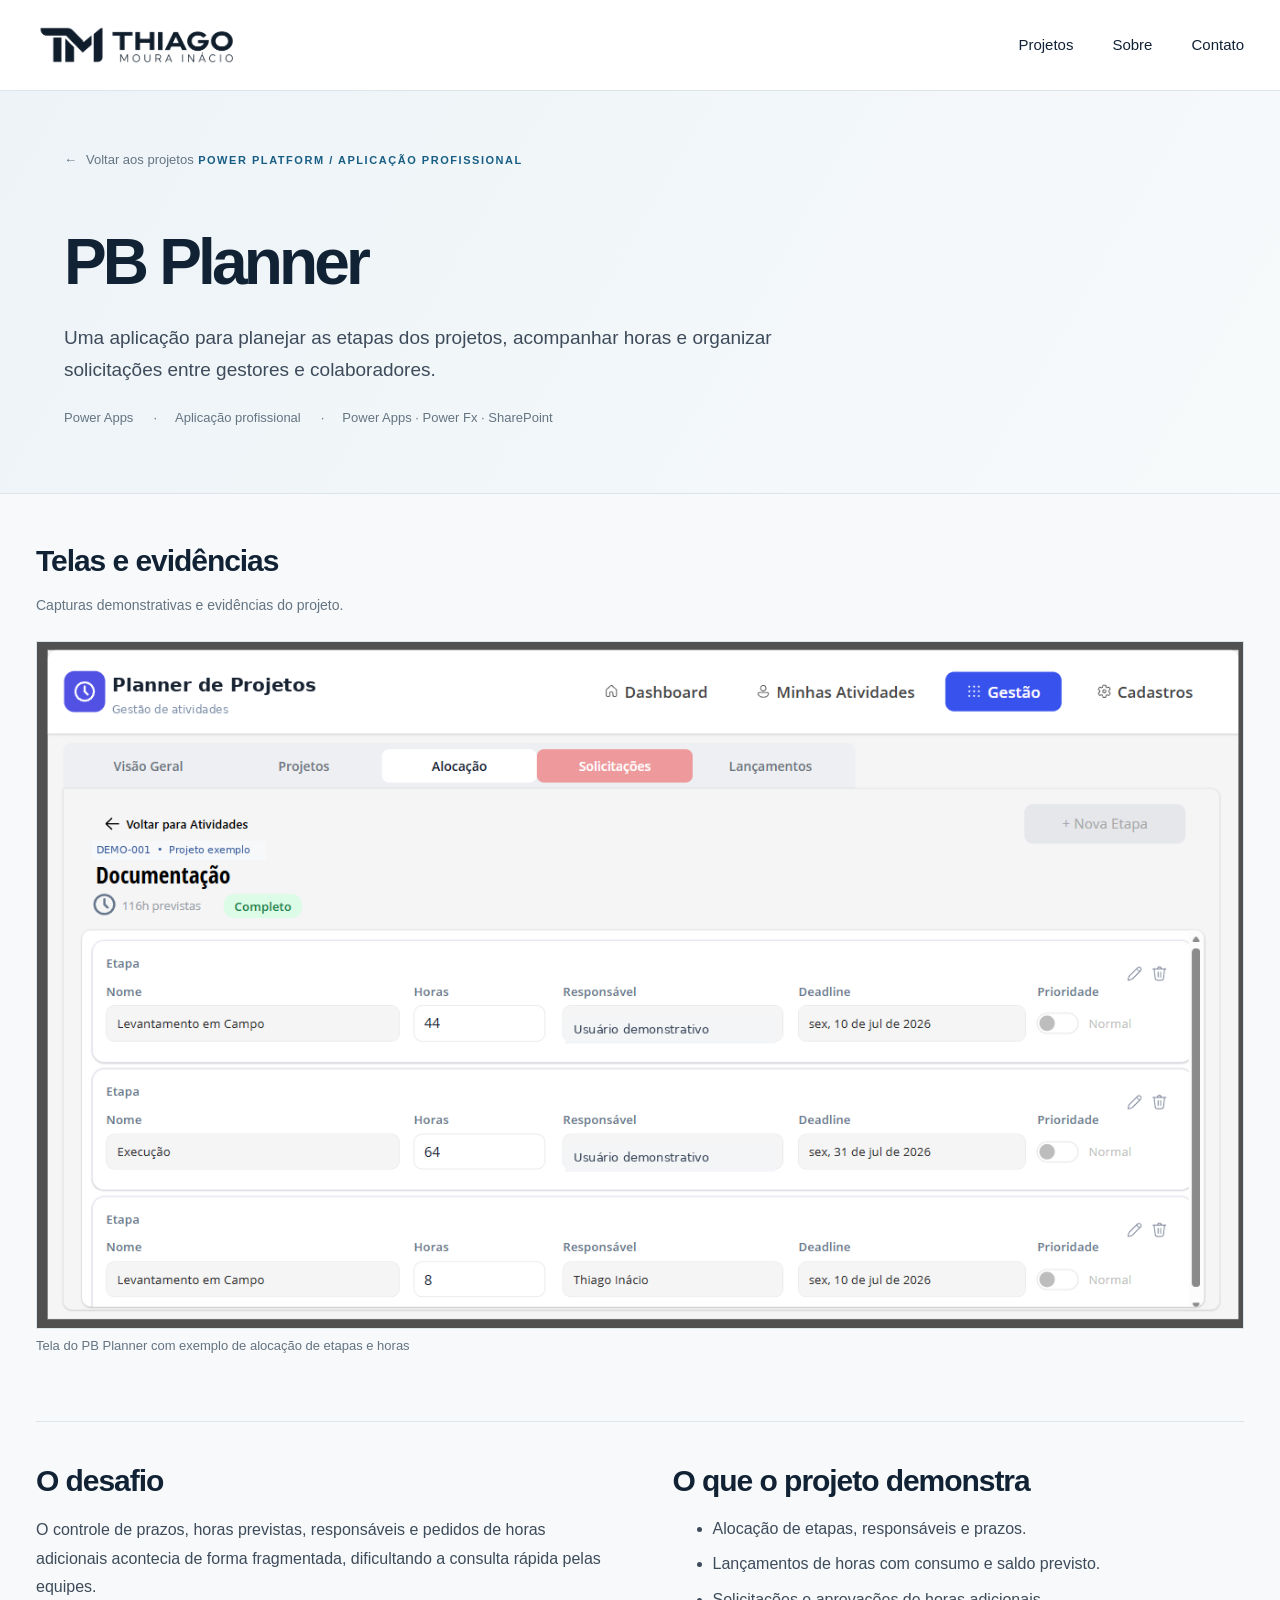
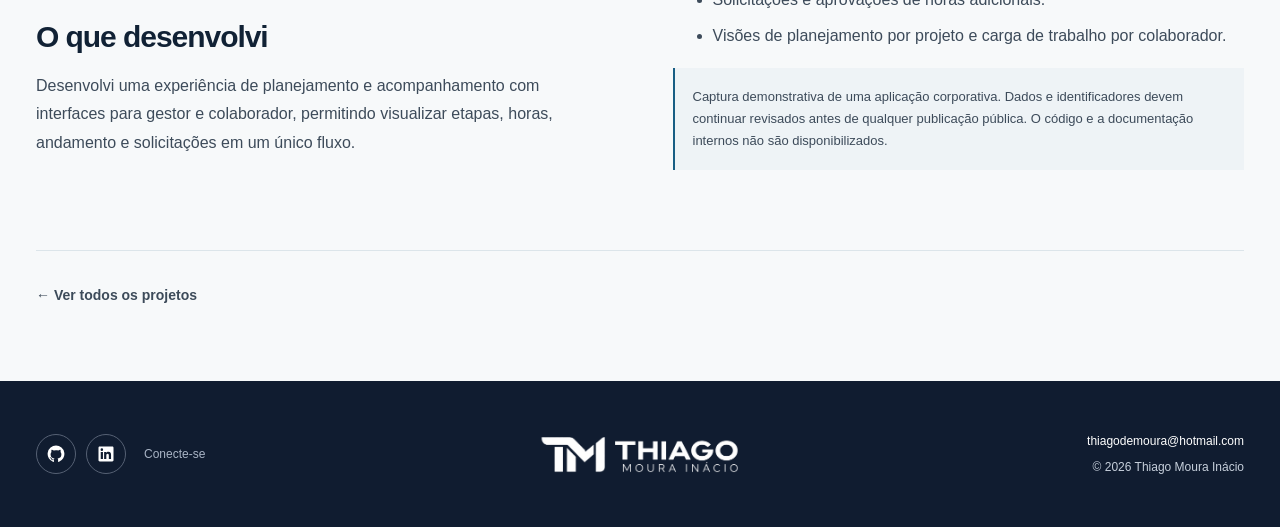
<file: projetos/pb-planner.html>
<!DOCTYPE html>

<html lang="pt-BR">
<head>
<meta charset="utf-8"/>
<meta content="width=device-width, initial-scale=1" name="viewport"/>
<meta content="Aplicativo em Power Apps para organizar projetos, etapas, horas e solicitações da equipe." name="description"/>
<meta content="#fcfcfa" name="theme-color"/>
<meta content="website" property="og:type"/>
<meta content="PB Planner | Thiago Moura Inácio" property="og:title"/>
<meta content="Aplicativo em Power Apps para organizar projetos, etapas, horas e solicitações da equipe." property="og:description"/>
<title>PB Planner | Thiago Moura Inácio</title>
<link href="../favicon.svg" rel="icon" type="image/svg+xml"/>
<link href="../style.css" rel="stylesheet"/>
</head>
<body>
<a class="skip" href="#conteudo">Pular para o conteúdo</a>
<header class="site-header"><div class="wrap header-inner">
<a aria-label="Página inicial de Thiago Moura Inácio" class="brand brand-image" href="../index.html"><img alt="TMI — Thiago Moura Inácio" height="243" src="../assets/logo-tmi.png" width="920"/></a>
<button aria-controls="main-nav" aria-expanded="false" class="menu-btn" data-menu="" type="button">Menu</button>
<nav aria-label="Navegação principal" class="nav" data-navigation="" id="main-nav"><a href="../index.html#projetos">Projetos</a><a href="../index.html#sobre">Sobre</a><a href="../index.html#contato">Contato</a></nav>
</div></header><main id="conteudo">
<section class="case-hero wrap">
<a class="back-link" href="../index.html#projetos"><span aria-hidden="true">←</span> Voltar aos projetos</a>
<div class="eyebrow">Power Platform / Aplicação profissional</div>
<h1>PB Planner</h1>
<p class="case-subtitle">Uma aplicação para planejar as etapas dos projetos, acompanhar horas e organizar solicitações entre gestores e colaboradores.</p>
<div class="case-meta"><span>Power Apps</span><span>Aplicação profissional</span><span>Power Apps · Power Fx · SharePoint</span></div>
</section>
<section class="case-evidence wrap"><h2>Telas e evidências</h2><p class="case-evidence-intro">Capturas demonstrativas e evidências do projeto.</p><div class="evidence-list"><figure><img alt="Tela do PB Planner com exemplo de alocação de etapas e horas" decoding="async" loading="lazy" src="../assets/pb-planner-tela-real.png"/><figcaption>Tela do PB Planner com exemplo de alocação de etapas e horas</figcaption></figure></div></section>
<section class="case-details wrap">
<div><h2>O desafio</h2><p>O controle de prazos, horas previstas, responsáveis e pedidos de horas adicionais acontecia de forma fragmentada, dificultando a consulta rápida pelas equipes.</p><h2>O que desenvolvi</h2><p>Desenvolvi uma experiência de planejamento e acompanhamento com interfaces para gestor e colaborador, permitindo visualizar etapas, horas, andamento e solicitações em um único fluxo.</p></div>
<div><h2>O que o projeto demonstra</h2><ul><li>Alocação de etapas, responsáveis e prazos.</li><li>Lançamentos de horas com consumo e saldo previsto.</li><li>Solicitações e aprovações de horas adicionais.</li><li>Visões de planejamento por projeto e carga de trabalho por colaborador.</li></ul><div class="case-note">Captura demonstrativa de uma aplicação corporativa. Dados e identificadores devem continuar revisados antes de qualquer publicação pública. O código e a documentação internos não são disponibilizados.</div></div>
</section>
<section class="case-footer wrap"><a class="text-link" href="../index.html#projetos">← Ver todos os projetos</a></section>
</main>
<footer class="footer"><div class="wrap footer-inner">
<div class="footer-social"><a aria-label="GitHub de Thiago Moura Inácio" class="social-icon" href="https://github.com/thiagominacio" rel="noopener noreferrer" target="_blank"><svg aria-hidden="true" class="social-svg" fill="currentColor" viewbox="0 0 24 24"><path d="M12 .8A11.2 11.2 0 0 0 8.46 22.62c.56.1.77-.24.77-.54v-2.02c-3.13.68-3.79-1.33-3.79-1.33-.52-1.3-1.25-1.66-1.25-1.66-1.02-.7.08-.69.08-.69 1.13.08 1.73 1.16 1.73 1.16 1 .1.49 2.56 3.24 1.83.1-.72.39-1.21.71-1.49-2.5-.28-5.13-1.26-5.13-5.58 0-1.23.44-2.24 1.16-3.04-.12-.28-.5-1.44.11-3 0 0 .95-.3 3.1 1.16A10.83 10.83 0 0 1 12 6.99c.96 0 1.92.13 2.82.38 2.15-1.46 3.1-1.16 3.1-1.16.61 1.56.23 2.72.11 3 .72.8 1.15 1.8 1.15 3.04 0 4.33-2.63 5.29-5.14 5.57.4.34.75 1 .75 2.02v2.24c0 .3.2.65.78.54A11.2 11.2 0 0 0 12 .8Z"></path></svg></a><a aria-label="LinkedIn de Thiago Moura Inácio" class="social-icon" href="https://www.linkedin.com/in/thiagomourainacio/" rel="noopener noreferrer" target="_blank"><svg aria-hidden="true" class="social-svg" fill="currentColor" viewbox="0 0 24 24"><path d="M20.4 2H3.6C2.72 2 2 2.7 2 3.57v16.86C2 21.3 2.72 22 3.6 22h16.8c.88 0 1.6-.7 1.6-1.57V3.57C22 2.7 21.28 2 20.4 2ZM7.94 18.73H4.99V9.2h2.95v9.53ZM6.47 7.9a1.71 1.71 0 1 1 0-3.42 1.71 1.71 0 0 1 0 3.42Zm12.26 10.83h-2.95v-4.64c0-1.11-.02-2.53-1.54-2.53-1.55 0-1.79 1.2-1.79 2.45v4.72H9.5V9.2h2.83v1.3h.04c.4-.75 1.36-1.54 2.8-1.54 3 0 3.56 1.97 3.56 4.53v5.24Z"></path></svg></a><span>Conecte-se</span></div>
<a aria-label="Voltar ao início" class="footer-logo" href="../index.html"><img alt="TMI — Thiago Moura Inácio" height="243" loading="lazy" src="../assets/logo-tmi-branco.png" width="920"/></a>
<div class="footer-right"><a href="mailto:thiagodemoura@hotmail.com">thiagodemoura@hotmail.com</a><span>© <span data-year="">2026</span> Thiago Moura Inácio</span></div>
</div></footer>
<script defer="" src="../main.js"></script>
</body></html>
</file>
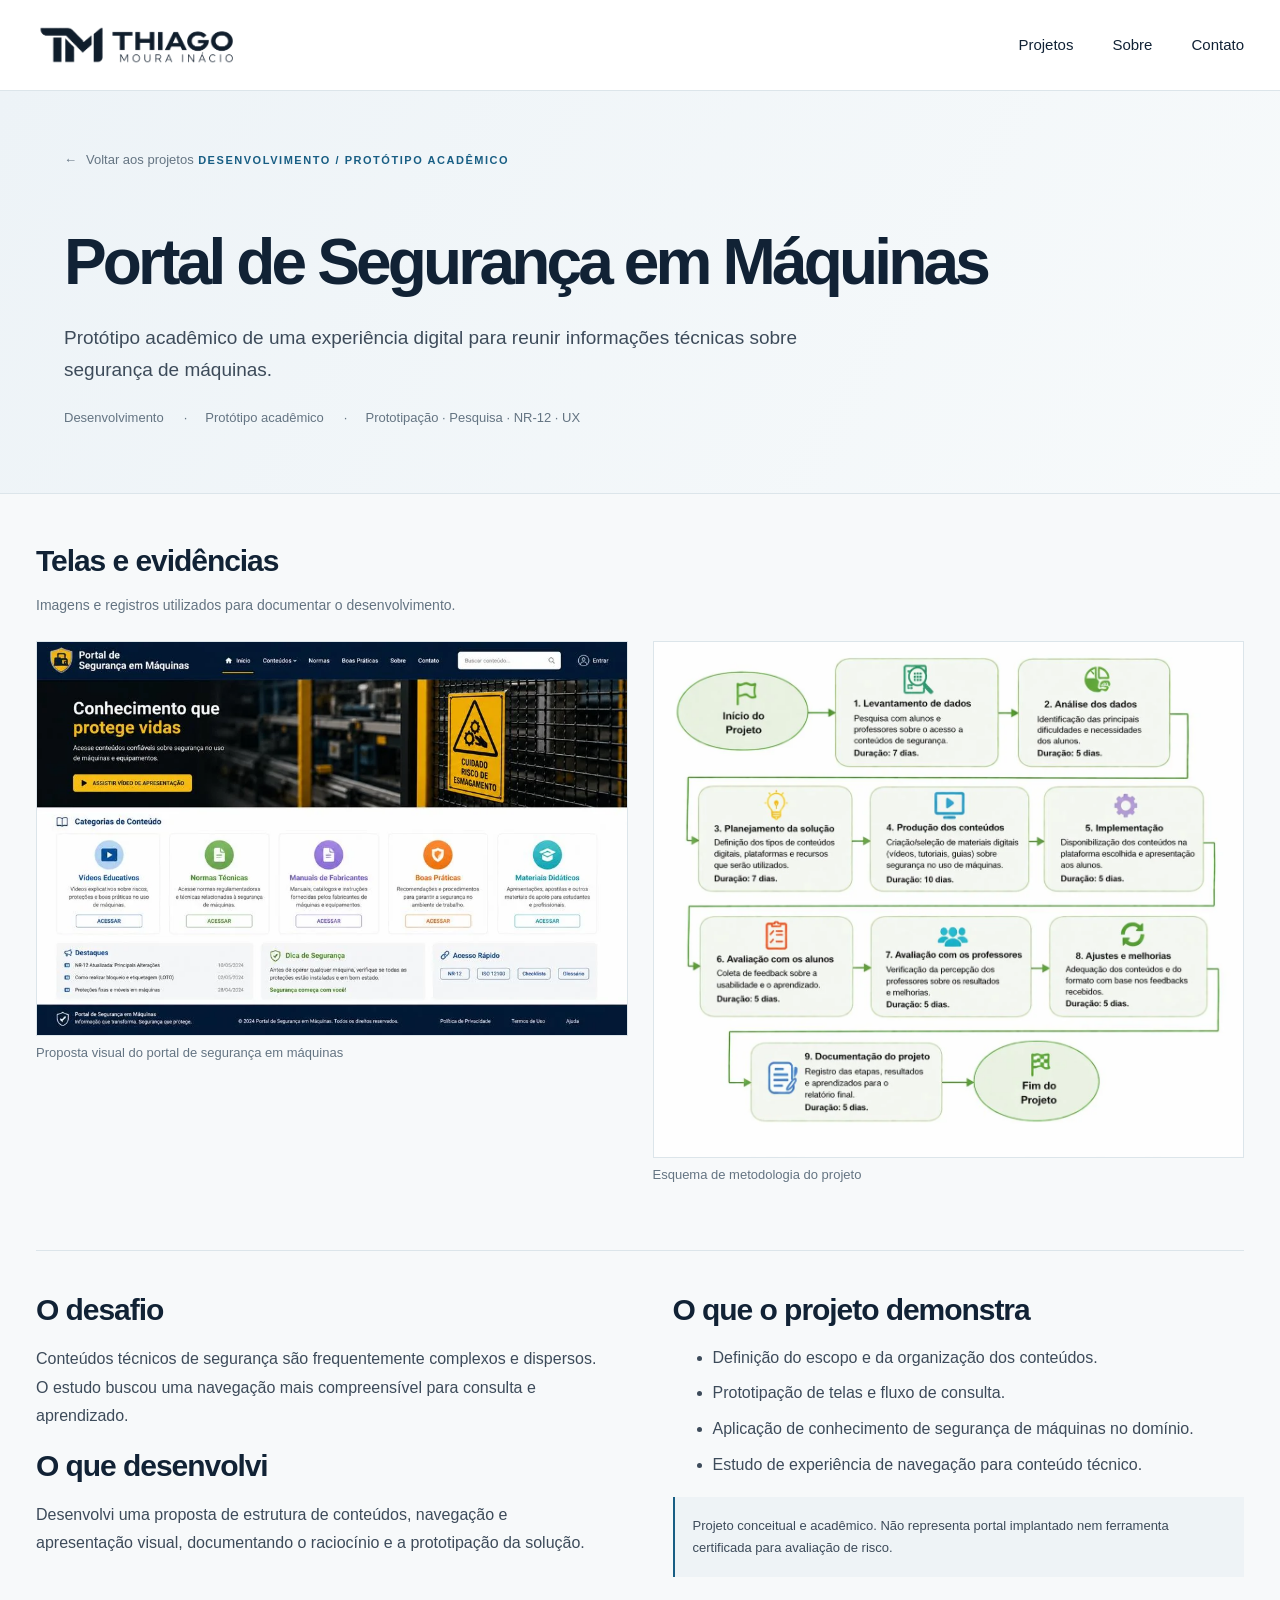
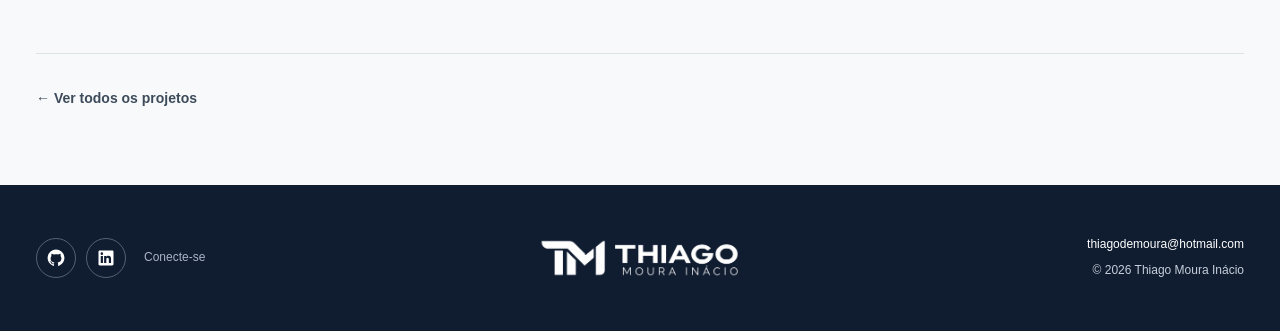
<file: projetos/portal-seguranca-maquinas.html>
<!DOCTYPE html>

<html lang="pt-BR">
<head>
<meta charset="utf-8"/>
<meta content="width=device-width, initial-scale=1" name="viewport"/>
<meta content="Conceito de portal digital que organiza conteúdos e etapas de segurança de máquinas." name="description"/>
<meta content="#fcfcfa" name="theme-color"/>
<meta content="website" property="og:type"/>
<meta content="Portal de Segurança em Máquinas | Thiago Moura Inácio" property="og:title"/>
<meta content="Conceito de portal digital que organiza conteúdos e etapas de segurança de máquinas." property="og:description"/>
<title>Portal de Segurança em Máquinas | Thiago Moura Inácio</title>
<link href="../favicon.svg" rel="icon" type="image/svg+xml"/>
<link href="../style.css" rel="stylesheet"/>
</head>
<body>
<a class="skip" href="#conteudo">Pular para o conteúdo</a>
<header class="site-header"><div class="wrap header-inner">
<a aria-label="Página inicial de Thiago Moura Inácio" class="brand brand-image" href="../index.html"><img alt="TMI — Thiago Moura Inácio" height="243" src="../assets/logo-tmi.png" width="920"/></a>
<button aria-controls="main-nav" aria-expanded="false" class="menu-btn" data-menu="" type="button">Menu</button>
<nav aria-label="Navegação principal" class="nav" data-navigation="" id="main-nav"><a href="../index.html#projetos">Projetos</a><a href="../index.html#sobre">Sobre</a><a href="../index.html#contato">Contato</a></nav>
</div></header><main id="conteudo">
<section class="case-hero wrap">
<a class="back-link" href="../index.html#projetos"><span aria-hidden="true">←</span> Voltar aos projetos</a>
<div class="eyebrow">Desenvolvimento / Protótipo acadêmico</div>
<h1>Portal de Segurança em Máquinas</h1>
<p class="case-subtitle">Protótipo acadêmico de uma experiência digital para reunir informações técnicas sobre segurança de máquinas.</p>
<div class="case-meta"><span>Desenvolvimento</span><span>Protótipo acadêmico</span><span>Prototipação · Pesquisa · NR-12 · UX</span></div>
</section>
<section class="case-evidence wrap"><h2>Telas e evidências</h2><p class="case-evidence-intro">Imagens e registros utilizados para documentar o desenvolvimento.</p><div class="evidence-list evidence-grid"><figure><img alt="Proposta visual do portal de segurança em máquinas" decoding="async" loading="lazy" src="../assets/portal-prototipo.webp"/><figcaption>Proposta visual do portal de segurança em máquinas</figcaption></figure><figure><img alt="Esquema de metodologia do projeto" decoding="async" loading="lazy" src="../assets/portal-metodologia.webp"/><figcaption>Esquema de metodologia do projeto</figcaption></figure></div></section>
<section class="case-details wrap">
<div><h2>O desafio</h2><p>Conteúdos técnicos de segurança são frequentemente complexos e dispersos. O estudo buscou uma navegação mais compreensível para consulta e aprendizado.</p><h2>O que desenvolvi</h2><p>Desenvolvi uma proposta de estrutura de conteúdos, navegação e apresentação visual, documentando o raciocínio e a prototipação da solução.</p></div>
<div><h2>O que o projeto demonstra</h2><ul><li>Definição do escopo e da organização dos conteúdos.</li><li>Prototipação de telas e fluxo de consulta.</li><li>Aplicação de conhecimento de segurança de máquinas no domínio.</li><li>Estudo de experiência de navegação para conteúdo técnico.</li></ul><div class="case-note">Projeto conceitual e acadêmico. Não representa portal implantado nem ferramenta certificada para avaliação de risco.</div></div>
</section>
<section class="case-footer wrap"><a class="text-link" href="../index.html#projetos">← Ver todos os projetos</a></section>
</main>
<footer class="footer"><div class="wrap footer-inner">
<div class="footer-social"><a aria-label="GitHub de Thiago Moura Inácio" class="social-icon" href="https://github.com/thiagominacio" rel="noopener noreferrer" target="_blank"><svg aria-hidden="true" class="social-svg" fill="currentColor" viewbox="0 0 24 24"><path d="M12 .8A11.2 11.2 0 0 0 8.46 22.62c.56.1.77-.24.77-.54v-2.02c-3.13.68-3.79-1.33-3.79-1.33-.52-1.3-1.25-1.66-1.25-1.66-1.02-.7.08-.69.08-.69 1.13.08 1.73 1.16 1.73 1.16 1 .1.49 2.56 3.24 1.83.1-.72.39-1.21.71-1.49-2.5-.28-5.13-1.26-5.13-5.58 0-1.23.44-2.24 1.16-3.04-.12-.28-.5-1.44.11-3 0 0 .95-.3 3.1 1.16A10.83 10.83 0 0 1 12 6.99c.96 0 1.92.13 2.82.38 2.15-1.46 3.1-1.16 3.1-1.16.61 1.56.23 2.72.11 3 .72.8 1.15 1.8 1.15 3.04 0 4.33-2.63 5.29-5.14 5.57.4.34.75 1 .75 2.02v2.24c0 .3.2.65.78.54A11.2 11.2 0 0 0 12 .8Z"></path></svg></a><a aria-label="LinkedIn de Thiago Moura Inácio" class="social-icon" href="https://www.linkedin.com/in/thiagomourainacio/" rel="noopener noreferrer" target="_blank"><svg aria-hidden="true" class="social-svg" fill="currentColor" viewbox="0 0 24 24"><path d="M20.4 2H3.6C2.72 2 2 2.7 2 3.57v16.86C2 21.3 2.72 22 3.6 22h16.8c.88 0 1.6-.7 1.6-1.57V3.57C22 2.7 21.28 2 20.4 2ZM7.94 18.73H4.99V9.2h2.95v9.53ZM6.47 7.9a1.71 1.71 0 1 1 0-3.42 1.71 1.71 0 0 1 0 3.42Zm12.26 10.83h-2.95v-4.64c0-1.11-.02-2.53-1.54-2.53-1.55 0-1.79 1.2-1.79 2.45v4.72H9.5V9.2h2.83v1.3h.04c.4-.75 1.36-1.54 2.8-1.54 3 0 3.56 1.97 3.56 4.53v5.24Z"></path></svg></a><span>Conecte-se</span></div>
<a aria-label="Voltar ao início" class="footer-logo" href="../index.html"><img alt="TMI — Thiago Moura Inácio" height="243" loading="lazy" src="../assets/logo-tmi-branco.png" width="920"/></a>
<div class="footer-right"><a href="mailto:thiagodemoura@hotmail.com">thiagodemoura@hotmail.com</a><span>© <span data-year="">2026</span> Thiago Moura Inácio</span></div>
</div></footer>
<script defer="" src="../main.js"></script>
</body></html>
</file>
<file: style.css>
/* THIAGO MOURA INÁCIO — portfolio profissional estático */
:root{--navy:#112235;--blue:#17628d;--text:#3d4b5a;--muted:#647482;--line:#e2e7eb;--paper:#fbfcfd;--soft:#f3f6f8;--content:1190px}
*,*::before,*::after{box-sizing:border-box}
html{scroll-behavior:smooth;scroll-padding-top:80px}
body{margin:0;background:var(--paper);color:var(--text);font:16px/1.6 -apple-system,BlinkMacSystemFont,"Segoe UI",Arial,sans-serif;-webkit-font-smoothing:antialiased}
img{display:block;max-width:100%;width:100%}
a{color:inherit;text-decoration:none}
a:hover{color:var(--blue)}
button{font:inherit}
a:focus-visible,button:focus-visible{outline:2px solid var(--blue);outline-offset:4px}
.wrap{width:min(var(--content),calc(100% - 72px));margin-inline:auto}
.skip{position:absolute;left:10px;top:-100px;background:var(--navy);padding:10px;color:white;z-index:50}.skip:focus{top:10px}
.site-header{border-bottom:1px solid var(--line);background:#fff;position:relative;z-index:10}
.header-inner{height:90px;display:flex;align-items:center;justify-content:space-between;gap:20px}
.brand-image{width:202px;display:block;flex-shrink:0}.brand-image img{height:auto}
.nav{display:flex;gap:39px;align-items:center;color:var(--navy);font-size:15px;font-weight:500}
.nav a{transition:color .2s}.nav a:hover{color:var(--blue)}
.menu-btn{display:none;background:transparent;color:var(--navy);border:0;cursor:pointer;font-weight:600}
.eyebrow{display:inline-block;color:var(--blue);font-weight:650;font-size:11px;letter-spacing:.14em;text-transform:uppercase}
.hero{display:grid;grid-template-columns:minmax(0,1.52fr) minmax(0,.92fr);align-items:center;gap:75px;padding-block:74px 83px}
.hero-copy{min-width:0}.hero h1{margin:20px 0 22px;color:var(--navy);font-size:clamp(52px,5.6vw,81px);line-height:1.04;letter-spacing:-.066em;font-weight:750}
.hero-role{font-weight:650;font-size:clamp(17px,1.8vw,21px);color:var(--blue);line-height:1.5;margin:0 0 21px;letter-spacing:-.026em}
.hero-summary{max-width:600px;font-size:16px;line-height:1.86;color:var(--text);margin:0}
.hero-actions{display:flex;gap:28px;align-items:center;margin-top:32px;flex-wrap:wrap}
.primary-link{font-size:15px;font-weight:650;display:inline-flex;gap:19px;align-items:center;border-bottom:1px solid var(--navy);padding-bottom:6px;color:var(--navy)}
.primary-link:hover{color:var(--blue);border-color:var(--blue)}
.social-list,.footer-social{display:flex;align-items:center;gap:10px}
.social-icon{display:inline-flex;width:40px;height:40px;border-radius:50%;align-items:center;justify-content:center;color:var(--navy);border:1px solid #d5dce1;transition:background .2s,transform .2s}
.social-icon:hover{background:#e7eef3;transform:translateY(-1px)}
.social-svg{width:18px;height:18px}
.hero-photo{position:relative;aspect-ratio:4/4.75;align-self:stretch;max-height:490px;overflow:hidden;background:#e6e4e0;border-radius:4px}
.hero-photo img{width:100%;height:100%;object-fit:cover;object-position:center 24%}
.photo-line{position:absolute;left:0;bottom:0;width:68px;height:5px;background:var(--blue)}
.projects{padding-block:55px 116px;border-top:1px solid var(--line)}
.section-heading{display:flex;justify-content:space-between;align-items:end;margin-bottom:24px}
.section-heading h2,.about-heading h2{color:var(--navy);font-size:clamp(31px,3.2vw,42px);letter-spacing:-.052em;line-height:1.15;margin:7px 0 0;font-weight:720}
.filters{display:flex;justify-content:flex-start;gap:28px;align-items:center;flex-wrap:wrap;margin:0 0 30px;border-bottom:1px solid var(--line)}
.filter{border:0;border-bottom:2px solid transparent;background:transparent;cursor:pointer;color:var(--muted);padding:12px 0 13px;margin-bottom:-1px;font-size:13px}
.filter:hover{color:var(--navy)}.filter[aria-pressed="true"]{font-weight:700;border-bottom-color:var(--blue);color:var(--navy)}
.project-grid{display:grid;grid-template-columns:repeat(3,minmax(0,1fr));gap:46px 25px;align-items:start}
.project-card{min-width:0}.project-card[hidden]{display:none!important}
.project-thumb{display:flex;align-items:center;justify-content:center;width:100%;aspect-ratio:1.58;overflow:hidden;border-radius:3px;border:1px solid #e0e4e8;background:#fff;box-shadow:0 8px 20px rgba(17,34,53,.045);transition:box-shadow .2s,transform .2s}
.project-thumb:hover{box-shadow:0 12px 25px rgba(17,34,53,.09);transform:translateY(-2px)}
.project-thumb img{width:100%;height:100%;object-fit:contain}
.project-info{padding:15px 1px 0}.project-category{font-size:11px;text-transform:uppercase;letter-spacing:.1em;color:var(--blue);font-weight:700}
.project-card h3{margin:6px 0 7px;font-size:19px;line-height:1.32;letter-spacing:-.035em;color:var(--navy);font-weight:720}
.project-card h3 a span{font-size:15px;font-weight:450;color:var(--muted)}
.project-card p{font-size:13.5px;line-height:1.65;color:var(--text);margin:0 0 9px}
.project-stack{font-size:12px;color:var(--muted)}
.about{background:#fff;border-top:1px solid var(--line);padding-block:92px 105px}
.about-heading{text-align:center;margin-bottom:48px}
.about-layout{display:grid;grid-template-columns:minmax(0,1.36fr) minmax(0,.78fr);align-items:center;gap:96px;max-width:1040px;margin-inline:auto}
.about-copy h3{color:var(--navy);font-size:clamp(24px,2.5vw,32px);line-height:1.24;letter-spacing:-.047em;max-width:420px;margin:0 0 26px}
.about-copy p{font-size:15px;line-height:1.85;margin:0 0 15px}.about-copy strong{color:var(--navy);font-weight:650}
.contact-btn{display:inline-flex;justify-content:center;align-items:center;gap:14px;padding:13px 20px;background:var(--blue);color:white;border-radius:3px;font-size:14px;font-weight:650;margin-top:17px;transition:background .2s}
.contact-btn:hover{color:white;background:#0f476a}
.about-photo{position:relative;aspect-ratio:4/4.5;max-height:450px;background:var(--soft);border-radius:4px}
.about-photo::before{content:"";position:absolute;inset:-12px -12px 12px 12px;border:3px solid #246588;border-radius:4px}
.about-photo img{position:relative;width:100%;height:100%;object-fit:cover;object-position:center 30%;border-radius:3px}
.contact-bar{background:var(--soft);border-top:1px solid var(--line);padding-block:48px}
.contact-bar-inner{display:flex;align-items:center;justify-content:space-between;gap:24px}
.contact-bar p{font-size:19px;font-weight:600;color:var(--navy);letter-spacing:-.025em;margin:3px 0 0}
.contact-btn--dark{margin:0;white-space:nowrap}
.footer{background:#101c30;color:#fff}
.footer-inner{min-height:146px;display:grid;grid-template-columns:1fr 1fr 1fr;align-items:center;gap:24px}
.footer-social .social-icon{color:#fff;border-color:#566174}.footer-social .social-icon:hover{background:#263850}
.footer-social>span{font-size:12px;color:#a9b4c5;margin-left:8px}
.footer-logo{display:block;width:206px;margin:auto}.footer-logo img{height:auto;width:100%}
.footer-right{text-align:right;display:grid;gap:7px;font-size:12px;color:#c6cfdb}
.footer-right a{color:#fff}.footer-right a:hover{text-decoration:underline}
/* Project pages use the same header and footer but preserve technical case study format */
.case-hero{padding-block:55px 64px;border-bottom:1px solid var(--line)}
.back-link{display:inline-flex;margin-bottom:44px;gap:9px;color:var(--muted);font-size:13px}
.case-hero h1{font-size:clamp(38px,5vw,65px);line-height:1.1;letter-spacing:-.06em;color:var(--navy);max-width:950px;margin:12px 0 25px}
.case-subtitle{max-width:810px;font-size:19px;line-height:1.68;margin:0}
.case-meta{display:flex;gap:20px;flex-wrap:wrap;font-size:13px;color:var(--muted);margin-top:22px}
.case-meta span:not(:first-child)::before{content:'·';margin-right:18px}
.case-evidence{padding-top:48px}
.case-evidence h2,.case-details h2{font-size:clamp(22px,2.7vw,30px);color:var(--navy);line-height:1.25;letter-spacing:-.035em;margin:0 0 15px}
.case-evidence-intro{font-size:14px;color:var(--muted);margin:0 0 24px}
.evidence-list{display:grid;gap:30px}.evidence-list figure,.evidence-grid figure{margin:0}
.evidence-list img,.evidence-grid img{height:auto;width:100%;background:#fff;border:1px solid var(--line)}
figcaption{color:var(--muted);font-size:13px;margin-top:7px}
.evidence-grid{display:grid;grid-template-columns:repeat(2,minmax(0,1fr));gap:25px}
.evidence-grid figure:first-child:nth-last-child(odd){grid-column:1/-1}
.evidence-grid figure:nth-child(3):last-child{grid-column:1/-1}
.case-details{display:grid;grid-template-columns:1fr 1fr;gap:65px;border-top:1px solid var(--line);padding-top:40px;margin-block:64px 76px}
.case-details p{line-height:1.8}.case-details li{margin-bottom:10px}
.case-note{border-left:2px solid var(--blue);background:var(--soft);padding:18px;font-size:13px;line-height:1.7;margin-top:20px}
.case-no-image{padding:28px;background:var(--soft);border:1px solid var(--line)}
.case-footer{border-top:1px solid var(--line);padding:33px 0 75px;display:flex;gap:24px;flex-wrap:wrap;font-size:14px;font-weight:650}
.case-tech{color:var(--muted)}
@media(max-width:1050px){.hero{gap:40px}.hero h1{font-size:clamp(52px,6.8vw,74px)}.about-layout{gap:60px}.project-grid{gap:36px 22px}}
@media(max-width:780px){.wrap{width:calc(100% - 42px)}.hero{grid-template-columns:1fr 0.72fr;gap:24px;padding-block:60px}.hero h1{font-size:clamp(41px,6.8vw,60px)}.hero-summary{font-size:14px}.hero-photo{max-height:410px}.project-grid{grid-template-columns:repeat(2,minmax(0,1fr))}.about-layout{gap:40px}.footer-inner{grid-template-columns:1fr 1fr;gap:15px}.footer-logo{grid-column:1/-1;grid-row:1;margin-top:20px}.footer-right{text-align:right}}
@media(max-width:600px){.wrap{width:calc(100% - 36px)}.header-inner{height:auto;min-height:75px;flex-wrap:wrap}.brand-image{width:178px}.menu-btn{display:block}.nav{display:none;flex-basis:100%;flex-direction:column;align-items:flex-start;padding:0 0 20px;gap:12px}.nav.is-open{display:flex}
.hero{grid-template-columns:1fr;gap:30px;padding-block:50px 54px}.hero h1{font-size:clamp(44px,11vw,67px)}.hero-role{font-size:17px}.hero-photo{width:min(100%,360px);height:440px;justify-self:center}.hero-summary{font-size:15px}.projects{padding-block:55px 75px}.filters{gap:19px}.filter{font-size:12px}.project-grid{grid-template-columns:1fr;gap:39px}.project-thumb{aspect-ratio:1.63}.project-card h3{font-size:20px}.about{padding-block:65px 80px}.about-heading{margin-bottom:35px}.about-layout{grid-template-columns:1fr;gap:54px}.about-copy p{font-size:14px}.about-photo{width:min(100%,320px);margin-inline:auto}.contact-bar-inner{align-items:start;flex-direction:column}.contact-bar p{font-size:17px}.footer-inner{grid-template-columns:1fr;justify-items:center;text-align:center;gap:16px;padding-block:31px}.footer-logo{grid-column:1;grid-row:1;margin:0;width:195px}.footer-social{grid-row:2}.footer-right{text-align:center;grid-row:3}.case-details{grid-template-columns:1fr;gap:22px}.evidence-grid{grid-template-columns:1fr}.case-subtitle{font-size:16px}}
@media(prefers-reduced-motion:reduce){html{scroll-behavior:auto}*,*::before,*::after{transition-duration:.001ms!important}}

/* Página inicial: apresentação e projetos */
:root{--paper:#f5f7f8;--soft:#eef3f6;--blue:#185e84;--line:#dce5ea;--content:1310px}
body{background:#f7f9fa}
.site-header{background:#fff}
.hero.wrap{width:100%;max-width:none; padding:74px max(5vw,calc((100vw - 1370px)/2)) 82px; background:linear-gradient(112deg,#edf3f7 0%,#f1f5f7 60%,#e8eff3 100%);grid-template-columns:minmax(0,1.2fr) minmax(320px,.80fr);gap:clamp(45px,6vw,105px)}
.hero h1{font-size:clamp(44px,4.4vw,65px);letter-spacing:-.058em;line-height:1.095;max-width:650px;margin:18px 0 20px}
.hero-role{font-size:clamp(17px,1.3vw,20px);letter-spacing:-.03em}
.hero-summary{max-width:610px;font-size:16px}
.hero-photo{aspect-ratio:4/4.4;max-height:480px;box-shadow:0 18px 38px rgba(18,38,57,.09);border-radius:4px}
.hero-photo img{object-position:center center}
.hero-actions{margin-top:29px}
.projects.wrap{max-width:none;width:min(1740px,calc(100% - 9vw));padding-block:76px 115px;border-top:none}
.projects .section-heading{display:block;margin-bottom:8px}
.projects-intro{margin:13px 0 0;color:var(--muted);font-size:15px;max-width:650px}
.filters{margin:0 0 30px;gap:30px}
.project-grid{grid-template-columns:repeat(3,minmax(0,1fr));gap:52px 24px}
.project-thumb{aspect-ratio:1.72;background:#f0f4f6;border-color:#dce5eb;box-shadow:0 5px 15px rgba(17,34,53,.045)}
.project-thumb img{object-fit:cover;object-position:center}
.project-card h3{font-size:clamp(19px,1.25vw,24px);letter-spacing:-.025em;margin:6px 0 8px}
.project-info{padding:18px 1px 0}
.project-card p{font-size:14px;line-height:1.68;max-width:550px}
.project-category{font-size:11px}
.project-photo-note{display:block;font-size:11px;color:#728190;margin-top:6px;font-style:italic}
.about{background:#f2f5f7}
.about-layout{max-width:1110px}
.about-photo{box-shadow:0 18px 40px rgba(18,38,57,.075)}
.about-photo:before{border-color:#aabfcd}
.case-hero{background:linear-gradient(120deg,#edf3f7,#f7fafb);width:100%;padding-inline:max(5vw,calc((100vw - 1310px)/2));max-width:none}
.atelier-evidence figure:first-child{grid-column:1/-1}
.atelier-evidence img{border-radius:3px;max-height:880px;object-fit:contain}
@media (max-width:1150px){.hero.wrap{gap:48px;padding-inline:4vw;grid-template-columns:minmax(0,1.1fr) minmax(270px,.85fr)}.projects.wrap{width:calc(100% - 7vw)}.project-grid{gap:36px 20px}}
@media (max-width:780px){.hero.wrap{grid-template-columns:minmax(0,1fr) minmax(0,.72fr);padding:54px 4vw 66px;gap:22px}.hero h1{font-size:clamp(40px,5.9vw,52px)}.hero-photo{max-height:390px}.projects.wrap{width:calc(100% - 42px)}.project-grid{grid-template-columns:repeat(2,minmax(0,1fr));gap:38px 20px}.case-hero{padding-inline:21px}}
@media (max-width:600px){.hero.wrap{grid-template-columns:1fr;padding:48px 20px 56px;gap:32px}.hero h1{font-size:clamp(41px,10vw,56px)}.hero-role{font-size:17px}.hero-photo{width:min(100%,380px);height:auto;aspect-ratio:4/4.7;margin-inline:auto}.projects.wrap{width:calc(100% - 36px);padding-block:57px 82px}.projects-intro{font-size:14px}.project-grid{grid-template-columns:1fr;gap:38px}.project-thumb{aspect-ratio:1.72}.project-card h3{font-size:22px}.about{background:#f2f5f7}.atelier-evidence figure:first-child{grid-column:auto}}
@media (min-width:781px) and (max-width:1050px){
 .hero.wrap{grid-template-columns:minmax(0,1.1fr) minmax(0,.85fr);gap:28px}
 .hero-photo{width:100%;min-width:0;align-self:center}
 .hero-photo img{width:100%}
}

/* Case JAAR: capturas reais do Power BI */
.jaar-evidence{padding-top:66px}
.jaar-section-header{display:flex;align-items:end;justify-content:space-between;gap:25px;margin-bottom:27px}
.jaar-section-header h2{margin:8px 0 0}
.jaar-section-header>p{margin:0;color:var(--muted);font-size:14px}
.jaar-gallery{display:grid;grid-template-columns:repeat(2,minmax(0,1fr));gap:34px 24px}
.jaar-gallery figure{min-width:0;margin:0}
.jaar-gallery-featured{grid-column:1/-1}
.jaar-gallery a{display:block;overflow:hidden;border:1px solid #dce5ea;border-radius:5px;background:#2d2e2e;box-shadow:0 10px 24px rgba(17,34,53,.08);transition:transform .2s ease,box-shadow .2s ease}
.jaar-gallery a:hover{transform:translateY(-2px);box-shadow:0 15px 30px rgba(17,34,53,.13)}
.jaar-gallery a:focus-visible{outline:3px solid var(--blue);outline-offset:5px}
.jaar-gallery img{display:block;width:100%;height:auto;aspect-ratio:2048 / 1148;object-fit:contain}
.jaar-gallery figcaption{margin-top:12px;display:flex;align-items:baseline;flex-wrap:wrap;gap:7px 20px;color:#536476;font-size:13px;line-height:1.6}
.jaar-gallery figcaption strong{font-size:15px;color:var(--navy);font-weight:700}
.jaar-gallery .image-open{margin-left:auto;font-size:12px;font-weight:650;color:var(--blue)}
.jaar-details{margin-block:75px 65px}
.jaar-scope{padding-block:10px 77px}
.jaar-scope h2{margin:10px 0 11px;color:var(--navy);font-size:clamp(25px,2.7vw,33px);letter-spacing:-.035em}
.jaar-scope-intro{max-width:840px;color:var(--muted);font-size:14px;line-height:1.8;margin:0 0 23px}
.jaar-scope-grid{display:grid;grid-template-columns:repeat(2,minmax(0,1fr));gap:0 32px;border-top:1px solid var(--line)}
.jaar-scope-item{display:flex;align-items:start;gap:18px;border-bottom:1px solid var(--line);padding:20px 2px 21px}
.jaar-scope-num{font-size:12px;font-weight:700;color:var(--blue);line-height:1.8}
.jaar-scope-item h3{font-size:17px;letter-spacing:-.02em;margin:0 0 7px;color:var(--navy)}
.jaar-scope-item p{font-size:13px;color:#526273;line-height:1.75;margin:0}
@media (max-width:780px){.jaar-section-header{display:block}.jaar-section-header>p{margin-top:10px}.jaar-gallery{grid-template-columns:1fr;gap:28px}.jaar-gallery-featured{grid-column:auto}.jaar-scope-grid{grid-template-columns:1fr}.jaar-gallery .image-open{margin-left:0}}

/* Identidade: manter sobrenomes juntos no destaque principal. */
.hero h1 .name-keep-together{white-space:nowrap}
/* Ajuste de leitura em telas muito estreitas, mantendo o nome inteiro. */
@media(max-width:370px){.hero h1{font-size:clamp(34px,9.5vw,41px)}}
/* A fotografia não pode expandir a grade no tablet. */
@media(min-width:601px) and (max-width:780px){.hero-photo{width:100%;min-width:0;align-self:center}}
</file>
